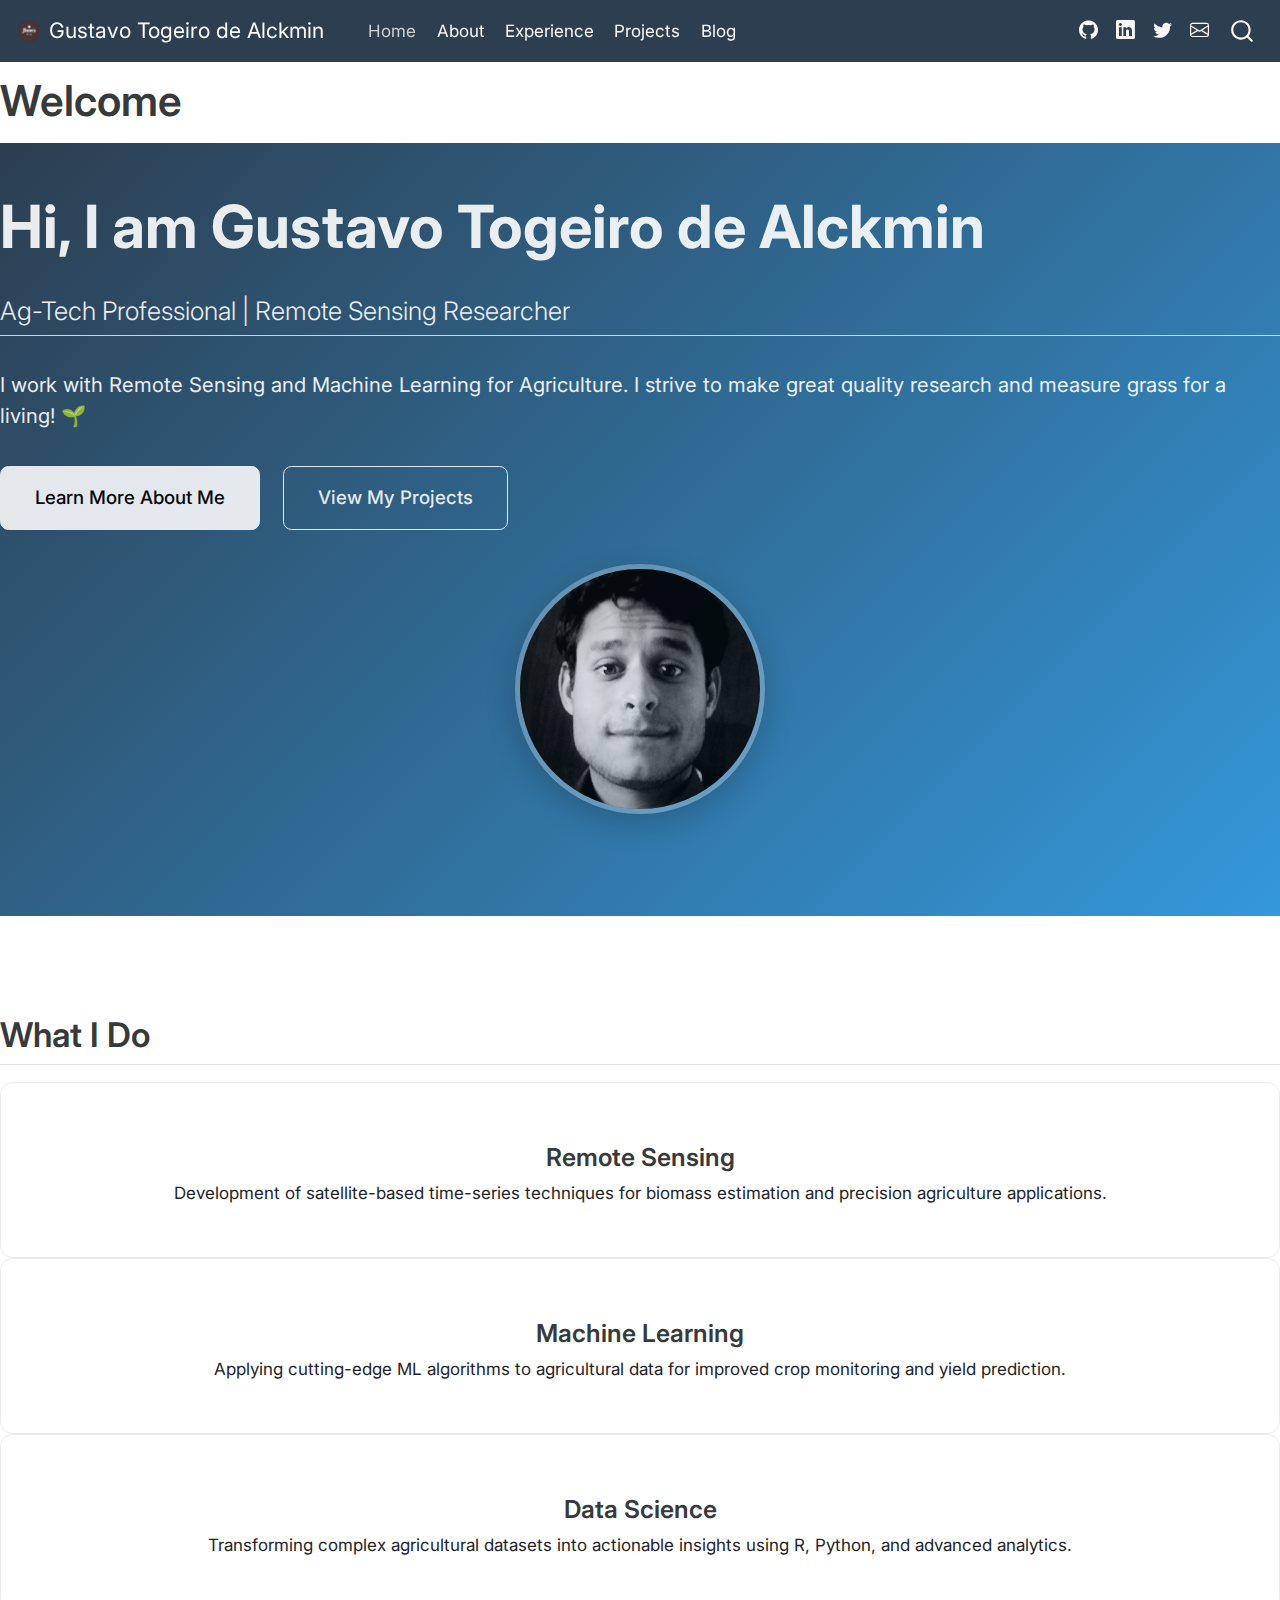
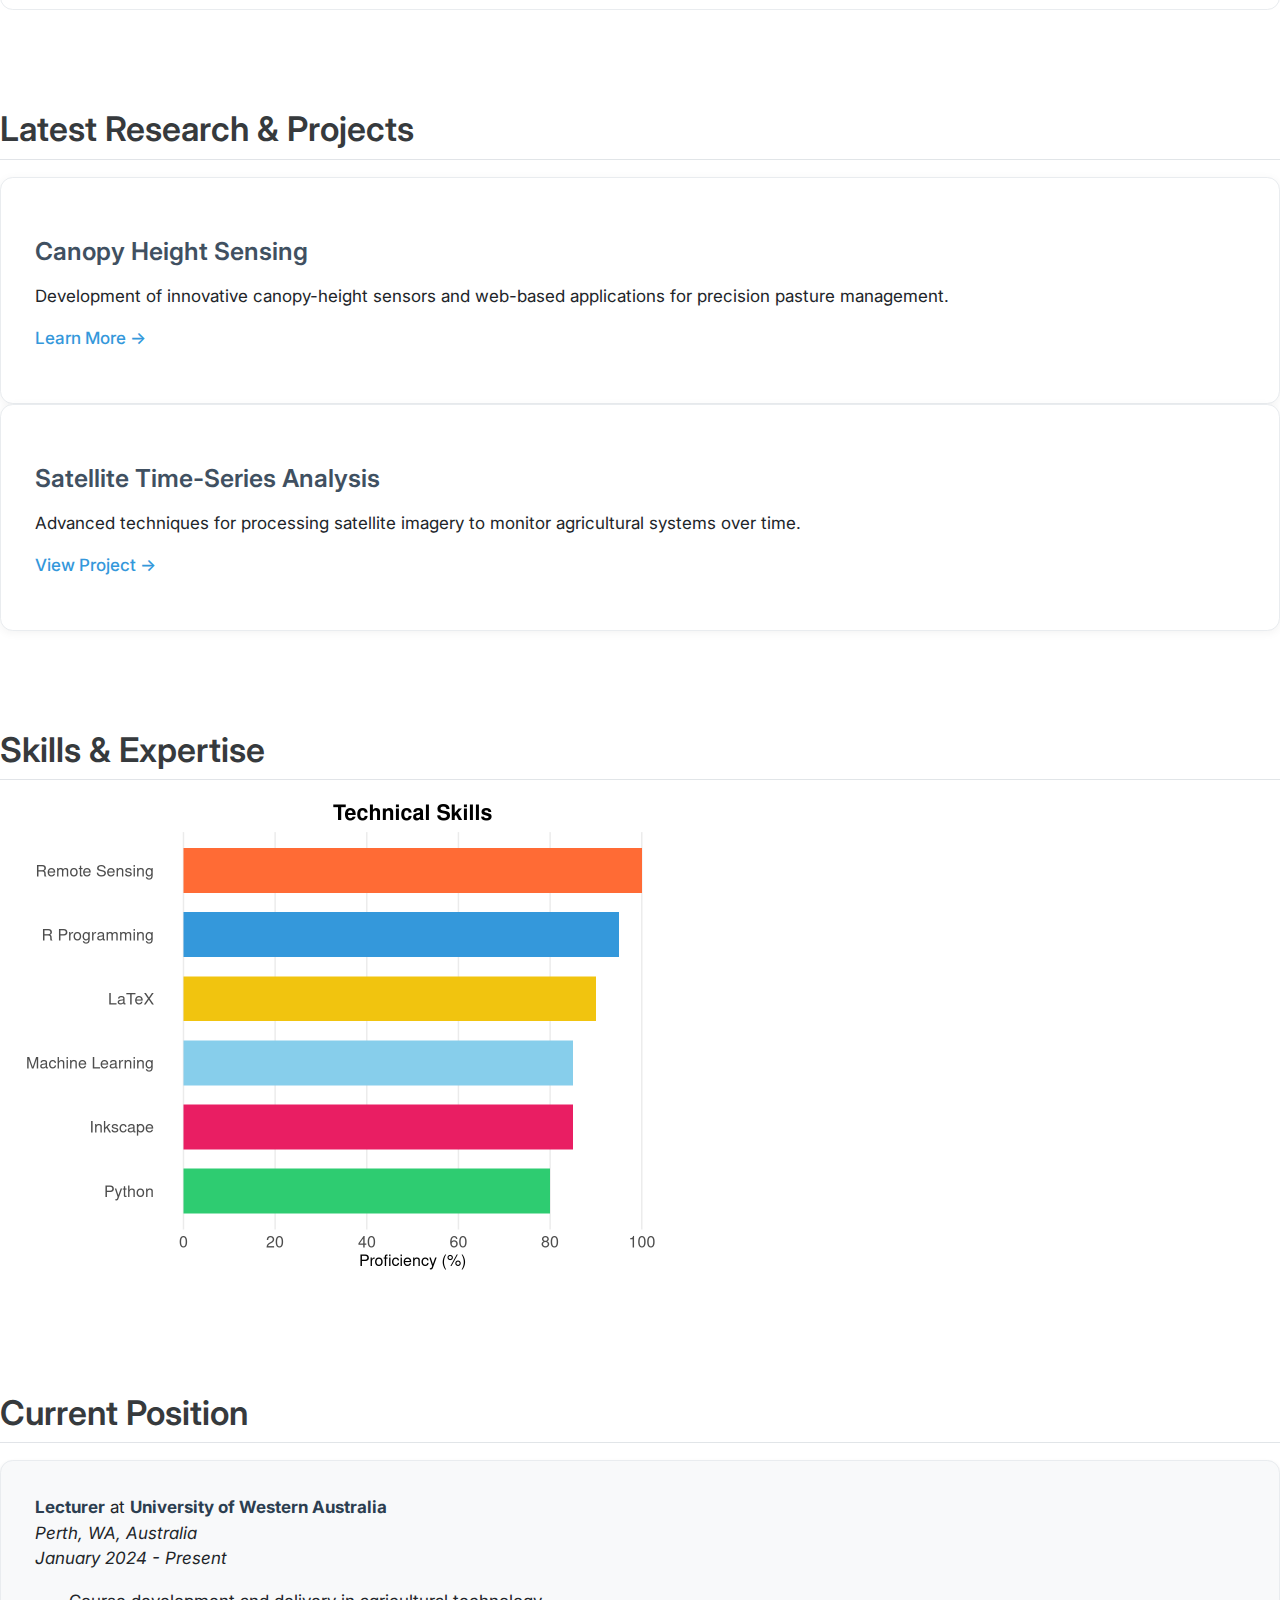
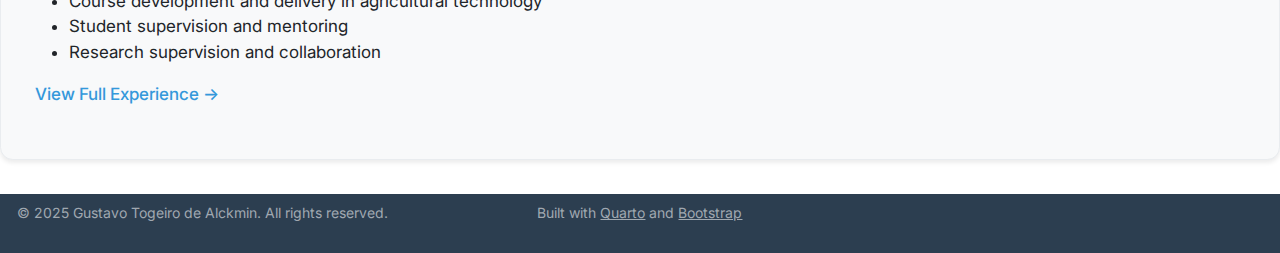
<file: docs/index.html>
<!DOCTYPE html>
<html xmlns="http://www.w3.org/1999/xhtml" lang="en" xml:lang="en"><head>

<meta charset="utf-8">
<meta name="generator" content="quarto-1.3.450">

<meta name="viewport" content="width=device-width, initial-scale=1.0, user-scalable=yes">


<title>Gustavo Togeiro de Alckmin - Welcome</title>
<style>
code{white-space: pre-wrap;}
span.smallcaps{font-variant: small-caps;}
div.columns{display: flex; gap: min(4vw, 1.5em);}
div.column{flex: auto; overflow-x: auto;}
div.hanging-indent{margin-left: 1.5em; text-indent: -1.5em;}
ul.task-list{list-style: none;}
ul.task-list li input[type="checkbox"] {
  width: 0.8em;
  margin: 0 0.8em 0.2em -1em; /* quarto-specific, see https://github.com/quarto-dev/quarto-cli/issues/4556 */ 
  vertical-align: middle;
}
</style>


<script src="site_libs/quarto-nav/quarto-nav.js"></script>
<script src="site_libs/quarto-nav/headroom.min.js"></script>
<script src="site_libs/clipboard/clipboard.min.js"></script>
<script src="site_libs/quarto-search/autocomplete.umd.js"></script>
<script src="site_libs/quarto-search/fuse.min.js"></script>
<script src="site_libs/quarto-search/quarto-search.js"></script>
<meta name="quarto:offset" content="./">
<script src="site_libs/quarto-html/quarto.js"></script>
<script src="site_libs/quarto-html/popper.min.js"></script>
<script src="site_libs/quarto-html/tippy.umd.min.js"></script>
<script src="site_libs/quarto-html/anchor.min.js"></script>
<link href="site_libs/quarto-html/tippy.css" rel="stylesheet">
<link href="site_libs/quarto-html/quarto-syntax-highlighting.css" rel="stylesheet" id="quarto-text-highlighting-styles">
<script src="site_libs/bootstrap/bootstrap.min.js"></script>
<link href="site_libs/bootstrap/bootstrap-icons.css" rel="stylesheet">
<link href="site_libs/bootstrap/bootstrap.min.css" rel="stylesheet" id="quarto-bootstrap" data-mode="light">
<script id="quarto-search-options" type="application/json">{
  "location": "navbar",
  "copy-button": false,
  "collapse-after": 3,
  "panel-placement": "end",
  "type": "overlay",
  "limit": 20,
  "language": {
    "search-no-results-text": "No results",
    "search-matching-documents-text": "matching documents",
    "search-copy-link-title": "Copy link to search",
    "search-hide-matches-text": "Hide additional matches",
    "search-more-match-text": "more match in this document",
    "search-more-matches-text": "more matches in this document",
    "search-clear-button-title": "Clear",
    "search-detached-cancel-button-title": "Cancel",
    "search-submit-button-title": "Submit",
    "search-label": "Search"
  }
}</script>
<style>html{ scroll-behavior: smooth; }</style>


<link rel="stylesheet" href="styles.css">
</head>

<body class="nav-fixed fullcontent">

<div id="quarto-search-results"></div>
  <header id="quarto-header" class="headroom fixed-top">
    <nav class="navbar navbar-expand-lg navbar-dark ">
      <div class="navbar-container container-fluid">
      <div class="navbar-brand-container">
    <a href="./index.html" class="navbar-brand navbar-brand-logo">
    <img src="./images/main-logo.png" alt="" class="navbar-logo">
    </a>
    <a class="navbar-brand" href="./index.html">
    <span class="navbar-title">Gustavo Togeiro de Alckmin</span>
    </a>
  </div>
            <div id="quarto-search" class="" title="Search"></div>
          <button class="navbar-toggler" type="button" data-bs-toggle="collapse" data-bs-target="#navbarCollapse" aria-controls="navbarCollapse" aria-expanded="false" aria-label="Toggle navigation" onclick="if (window.quartoToggleHeadroom) { window.quartoToggleHeadroom(); }">
  <span class="navbar-toggler-icon"></span>
</button>
          <div class="collapse navbar-collapse" id="navbarCollapse">
            <ul class="navbar-nav navbar-nav-scroll me-auto">
  <li class="nav-item">
    <a class="nav-link active" href="./index.html" rel="" target="" aria-current="page">
 <span class="menu-text">Home</span></a>
  </li>  
  <li class="nav-item">
    <a class="nav-link" href="./about.html" rel="" target="">
 <span class="menu-text">About</span></a>
  </li>  
  <li class="nav-item">
    <a class="nav-link" href="./experience.html" rel="" target="">
 <span class="menu-text">Experience</span></a>
  </li>  
  <li class="nav-item">
    <a class="nav-link" href="./projects.html" rel="" target="">
 <span class="menu-text">Projects</span></a>
  </li>  
  <li class="nav-item">
    <a class="nav-link" href="./posts/index.html" rel="" target="">
 <span class="menu-text">Blog</span></a>
  </li>  
</ul>
            <ul class="navbar-nav navbar-nav-scroll ms-auto">
  <li class="nav-item compact">
    <a class="nav-link" href="https://github.com/gtalckmin" rel="" target=""><i class="bi bi-github" role="img" aria-label="GitHub">
</i> 
 <span class="menu-text"></span></a>
  </li>  
  <li class="nav-item compact">
    <a class="nav-link" href="https://www.linkedin.com/in/gtalckmin/" rel="" target=""><i class="bi bi-linkedin" role="img" aria-label="LinkedIn">
</i> 
 <span class="menu-text"></span></a>
  </li>  
  <li class="nav-item compact">
    <a class="nav-link" href="https://twitter.com/GustavoTA8" rel="" target=""><i class="bi bi-twitter" role="img" aria-label="Twitter">
</i> 
 <span class="menu-text"></span></a>
  </li>  
  <li class="nav-item compact">
    <a class="nav-link" href="mailto:gustavo.togeirodealckmin@missouri.edu" rel="" target=""><i class="bi bi-envelope" role="img" aria-label="Email">
</i> 
 <span class="menu-text"></span></a>
  </li>  
</ul>
            <div class="quarto-navbar-tools">
</div>
          </div> <!-- /navcollapse -->
      </div> <!-- /container-fluid -->
    </nav>
</header>
<!-- content -->
<div id="quarto-content" class="quarto-container page-layout-custom page-navbar">
<!-- sidebar -->
<!-- margin-sidebar -->
<!-- main -->

<header id="title-block-header" class="quarto-title-block default">
<div class="quarto-title">
<h1 class="title">Welcome</h1>
</div>



<div class="quarto-title-meta">

    
  
    
  </div>
  

</header>

<div class="hero-section">
<div class="container">
<div class="row align-items-center">
<section id="hi-i-am-gustavo-togeiro-de-alckmin" class="level1 col-md-8">
<h1>Hi, I am Gustavo Togeiro de Alckmin</h1>
<section id="ag-tech-professional-remote-sensing-researcher" class="level2">
<h2 data-anchor-id="ag-tech-professional-remote-sensing-researcher">Ag-Tech Professional | Remote Sensing Researcher</h2>
<p>I work with Remote Sensing and Machine Learning for Agriculture. I strive to make great quality research and measure grass for a living! 🌱</p>
<p><a href="./about.html" class="btn btn-light btn-lg me-3">Learn More About Me</a> <a href="./projects.html" class="btn btn-outline-light btn-lg">View My Projects</a></p>
</section>
</section>
<div class="col-md-4 text-center">
<p><img src="images/author/Gustavo.jpg" class="profile-img img-fluid img-fluid"></p>
</div>
</div>
</div>
</div>
<section id="what-i-do" class="level2 container mt-5">
<h2 data-anchor-id="what-i-do">What I Do</h2>
<div class="row g-4">
<div class="col-md-4">
<div class="feature-card h-100">
<div class="feature-icon">
<p></p>
</div>
<section id="remote-sensing" class="level3">
<h3 data-anchor-id="remote-sensing">Remote Sensing</h3>
<p>Development of satellite-based time-series techniques for biomass estimation and precision agriculture applications.</p>
</section>
</div>
</div>
<div class="col-md-4">
<div class="feature-card h-100">
<div class="feature-icon">
<p></p>
</div>
<section id="machine-learning" class="level3">
<h3 data-anchor-id="machine-learning">Machine Learning</h3>
<p>Applying cutting-edge ML algorithms to agricultural data for improved crop monitoring and yield prediction.</p>
</section>
</div>
</div>
<div class="col-md-4">
<div class="feature-card h-100">
<div class="feature-icon">
<p></p>
</div>
<section id="data-science" class="level3">
<h3 data-anchor-id="data-science">Data Science</h3>
<p>Transforming complex agricultural datasets into actionable insights using R, Python, and advanced analytics.</p>
</section>
</div>
</div>
</div>
</section>
<section id="latest-research-projects" class="level2 container mt-5">
<h2 data-anchor-id="latest-research-projects">Latest Research &amp; Projects</h2>
<div class="row g-4">
<div class="col-md-6">
<section id="canopy-height-sensing" class="level3 project-preview">
<h3 data-anchor-id="canopy-height-sensing">Canopy Height Sensing</h3>
<p>Development of innovative canopy-height sensors and web-based applications for precision pasture management.</p>
<p><a href="./projects.html">Learn More →</a></p>
</section>
</div>
<div class="col-md-6">
<section id="satellite-time-series-analysis" class="level3 project-preview">
<h3 data-anchor-id="satellite-time-series-analysis">Satellite Time-Series Analysis</h3>
<p>Advanced techniques for processing satellite imagery to monitor agricultural systems over time.</p>
<p><a href="./projects.html">View Project →</a></p>
</section>
</div>
</div>
</section>
<section id="skills-expertise" class="level2 container mt-5">
<h2 data-anchor-id="skills-expertise">Skills &amp; Expertise</h2>
<div class="cell" data-hash="index_cache/html/unnamed-chunk-1_502409cfa8472d9b66c3456d4ade3715">
<div class="cell-output-display">
<p><img src="index_files/figure-html/unnamed-chunk-1-1.png" class="img-fluid" width="672"></p>
</div>
</div>
</section>
<section id="current-position" class="level2 container mt-5">
<h2 data-anchor-id="current-position">Current Position</h2>
<div class="cell" data-hash="index_cache/html/unnamed-chunk-2_2faa56110af6b55d145550cd501eb1d0">
<div class="position-card">
<p><strong>Lecturer</strong> at <strong>University of Western Australia</strong><br>
<em>Perth, WA, Australia</em><br>
<em>January 2024 - Present</em></p>
<ul>
<li>Course development and delivery in agricultural technology</li>
<li>Student supervision and mentoring</li>
<li>Research supervision and collaboration</li>
</ul>
<p><a href="./experience.html">View Full Experience →</a></p>
</div>
</div>
</section>




<script id="quarto-html-after-body" type="application/javascript">
window.document.addEventListener("DOMContentLoaded", function (event) {
  const toggleBodyColorMode = (bsSheetEl) => {
    const mode = bsSheetEl.getAttribute("data-mode");
    const bodyEl = window.document.querySelector("body");
    if (mode === "dark") {
      bodyEl.classList.add("quarto-dark");
      bodyEl.classList.remove("quarto-light");
    } else {
      bodyEl.classList.add("quarto-light");
      bodyEl.classList.remove("quarto-dark");
    }
  }
  const toggleBodyColorPrimary = () => {
    const bsSheetEl = window.document.querySelector("link#quarto-bootstrap");
    if (bsSheetEl) {
      toggleBodyColorMode(bsSheetEl);
    }
  }
  toggleBodyColorPrimary();  
  const icon = "";
  const anchorJS = new window.AnchorJS();
  anchorJS.options = {
    placement: 'right',
    icon: icon
  };
  anchorJS.add('.anchored');
  const isCodeAnnotation = (el) => {
    for (const clz of el.classList) {
      if (clz.startsWith('code-annotation-')) {                     
        return true;
      }
    }
    return false;
  }
  const clipboard = new window.ClipboardJS('.code-copy-button', {
    text: function(trigger) {
      const codeEl = trigger.previousElementSibling.cloneNode(true);
      for (const childEl of codeEl.children) {
        if (isCodeAnnotation(childEl)) {
          childEl.remove();
        }
      }
      return codeEl.innerText;
    }
  });
  clipboard.on('success', function(e) {
    // button target
    const button = e.trigger;
    // don't keep focus
    button.blur();
    // flash "checked"
    button.classList.add('code-copy-button-checked');
    var currentTitle = button.getAttribute("title");
    button.setAttribute("title", "Copied!");
    let tooltip;
    if (window.bootstrap) {
      button.setAttribute("data-bs-toggle", "tooltip");
      button.setAttribute("data-bs-placement", "left");
      button.setAttribute("data-bs-title", "Copied!");
      tooltip = new bootstrap.Tooltip(button, 
        { trigger: "manual", 
          customClass: "code-copy-button-tooltip",
          offset: [0, -8]});
      tooltip.show();    
    }
    setTimeout(function() {
      if (tooltip) {
        tooltip.hide();
        button.removeAttribute("data-bs-title");
        button.removeAttribute("data-bs-toggle");
        button.removeAttribute("data-bs-placement");
      }
      button.setAttribute("title", currentTitle);
      button.classList.remove('code-copy-button-checked');
    }, 1000);
    // clear code selection
    e.clearSelection();
  });
  function tippyHover(el, contentFn) {
    const config = {
      allowHTML: true,
      content: contentFn,
      maxWidth: 500,
      delay: 100,
      arrow: false,
      appendTo: function(el) {
          return el.parentElement;
      },
      interactive: true,
      interactiveBorder: 10,
      theme: 'quarto',
      placement: 'bottom-start'
    };
    window.tippy(el, config); 
  }
  const noterefs = window.document.querySelectorAll('a[role="doc-noteref"]');
  for (var i=0; i<noterefs.length; i++) {
    const ref = noterefs[i];
    tippyHover(ref, function() {
      // use id or data attribute instead here
      let href = ref.getAttribute('data-footnote-href') || ref.getAttribute('href');
      try { href = new URL(href).hash; } catch {}
      const id = href.replace(/^#\/?/, "");
      const note = window.document.getElementById(id);
      return note.innerHTML;
    });
  }
      let selectedAnnoteEl;
      const selectorForAnnotation = ( cell, annotation) => {
        let cellAttr = 'data-code-cell="' + cell + '"';
        let lineAttr = 'data-code-annotation="' +  annotation + '"';
        const selector = 'span[' + cellAttr + '][' + lineAttr + ']';
        return selector;
      }
      const selectCodeLines = (annoteEl) => {
        const doc = window.document;
        const targetCell = annoteEl.getAttribute("data-target-cell");
        const targetAnnotation = annoteEl.getAttribute("data-target-annotation");
        const annoteSpan = window.document.querySelector(selectorForAnnotation(targetCell, targetAnnotation));
        const lines = annoteSpan.getAttribute("data-code-lines").split(",");
        const lineIds = lines.map((line) => {
          return targetCell + "-" + line;
        })
        let top = null;
        let height = null;
        let parent = null;
        if (lineIds.length > 0) {
            //compute the position of the single el (top and bottom and make a div)
            const el = window.document.getElementById(lineIds[0]);
            top = el.offsetTop;
            height = el.offsetHeight;
            parent = el.parentElement.parentElement;
          if (lineIds.length > 1) {
            const lastEl = window.document.getElementById(lineIds[lineIds.length - 1]);
            const bottom = lastEl.offsetTop + lastEl.offsetHeight;
            height = bottom - top;
          }
          if (top !== null && height !== null && parent !== null) {
            // cook up a div (if necessary) and position it 
            let div = window.document.getElementById("code-annotation-line-highlight");
            if (div === null) {
              div = window.document.createElement("div");
              div.setAttribute("id", "code-annotation-line-highlight");
              div.style.position = 'absolute';
              parent.appendChild(div);
            }
            div.style.top = top - 2 + "px";
            div.style.height = height + 4 + "px";
            let gutterDiv = window.document.getElementById("code-annotation-line-highlight-gutter");
            if (gutterDiv === null) {
              gutterDiv = window.document.createElement("div");
              gutterDiv.setAttribute("id", "code-annotation-line-highlight-gutter");
              gutterDiv.style.position = 'absolute';
              const codeCell = window.document.getElementById(targetCell);
              const gutter = codeCell.querySelector('.code-annotation-gutter');
              gutter.appendChild(gutterDiv);
            }
            gutterDiv.style.top = top - 2 + "px";
            gutterDiv.style.height = height + 4 + "px";
          }
          selectedAnnoteEl = annoteEl;
        }
      };
      const unselectCodeLines = () => {
        const elementsIds = ["code-annotation-line-highlight", "code-annotation-line-highlight-gutter"];
        elementsIds.forEach((elId) => {
          const div = window.document.getElementById(elId);
          if (div) {
            div.remove();
          }
        });
        selectedAnnoteEl = undefined;
      };
      // Attach click handler to the DT
      const annoteDls = window.document.querySelectorAll('dt[data-target-cell]');
      for (const annoteDlNode of annoteDls) {
        annoteDlNode.addEventListener('click', (event) => {
          const clickedEl = event.target;
          if (clickedEl !== selectedAnnoteEl) {
            unselectCodeLines();
            const activeEl = window.document.querySelector('dt[data-target-cell].code-annotation-active');
            if (activeEl) {
              activeEl.classList.remove('code-annotation-active');
            }
            selectCodeLines(clickedEl);
            clickedEl.classList.add('code-annotation-active');
          } else {
            // Unselect the line
            unselectCodeLines();
            clickedEl.classList.remove('code-annotation-active');
          }
        });
      }
  const findCites = (el) => {
    const parentEl = el.parentElement;
    if (parentEl) {
      const cites = parentEl.dataset.cites;
      if (cites) {
        return {
          el,
          cites: cites.split(' ')
        };
      } else {
        return findCites(el.parentElement)
      }
    } else {
      return undefined;
    }
  };
  var bibliorefs = window.document.querySelectorAll('a[role="doc-biblioref"]');
  for (var i=0; i<bibliorefs.length; i++) {
    const ref = bibliorefs[i];
    const citeInfo = findCites(ref);
    if (citeInfo) {
      tippyHover(citeInfo.el, function() {
        var popup = window.document.createElement('div');
        citeInfo.cites.forEach(function(cite) {
          var citeDiv = window.document.createElement('div');
          citeDiv.classList.add('hanging-indent');
          citeDiv.classList.add('csl-entry');
          var biblioDiv = window.document.getElementById('ref-' + cite);
          if (biblioDiv) {
            citeDiv.innerHTML = biblioDiv.innerHTML;
          }
          popup.appendChild(citeDiv);
        });
        return popup.innerHTML;
      });
    }
  }
});
</script>
</div> <!-- /content -->
<footer class="footer">
  <div class="nav-footer">
    <div class="nav-footer-left">© 2025 Gustavo Togeiro de Alckmin. All rights reserved.</div>   
    <div class="nav-footer-center">Built with <a href="https://quarto.org/">Quarto</a> and <a href="https://getbootstrap.com/">Bootstrap</a></div>
    <div class="nav-footer-right"><a href="mailto:gustavo.togeirodealckmin@missouri.edu"></a> <a href="https://github.com/gtalckmin"></a> <a href="https://www.linkedin.com/in/gtalckmin/"></a></div>
  </div>
</footer>



<script src="site_libs/quarto-html/zenscroll-min.js"></script>
</body></html>
</file>
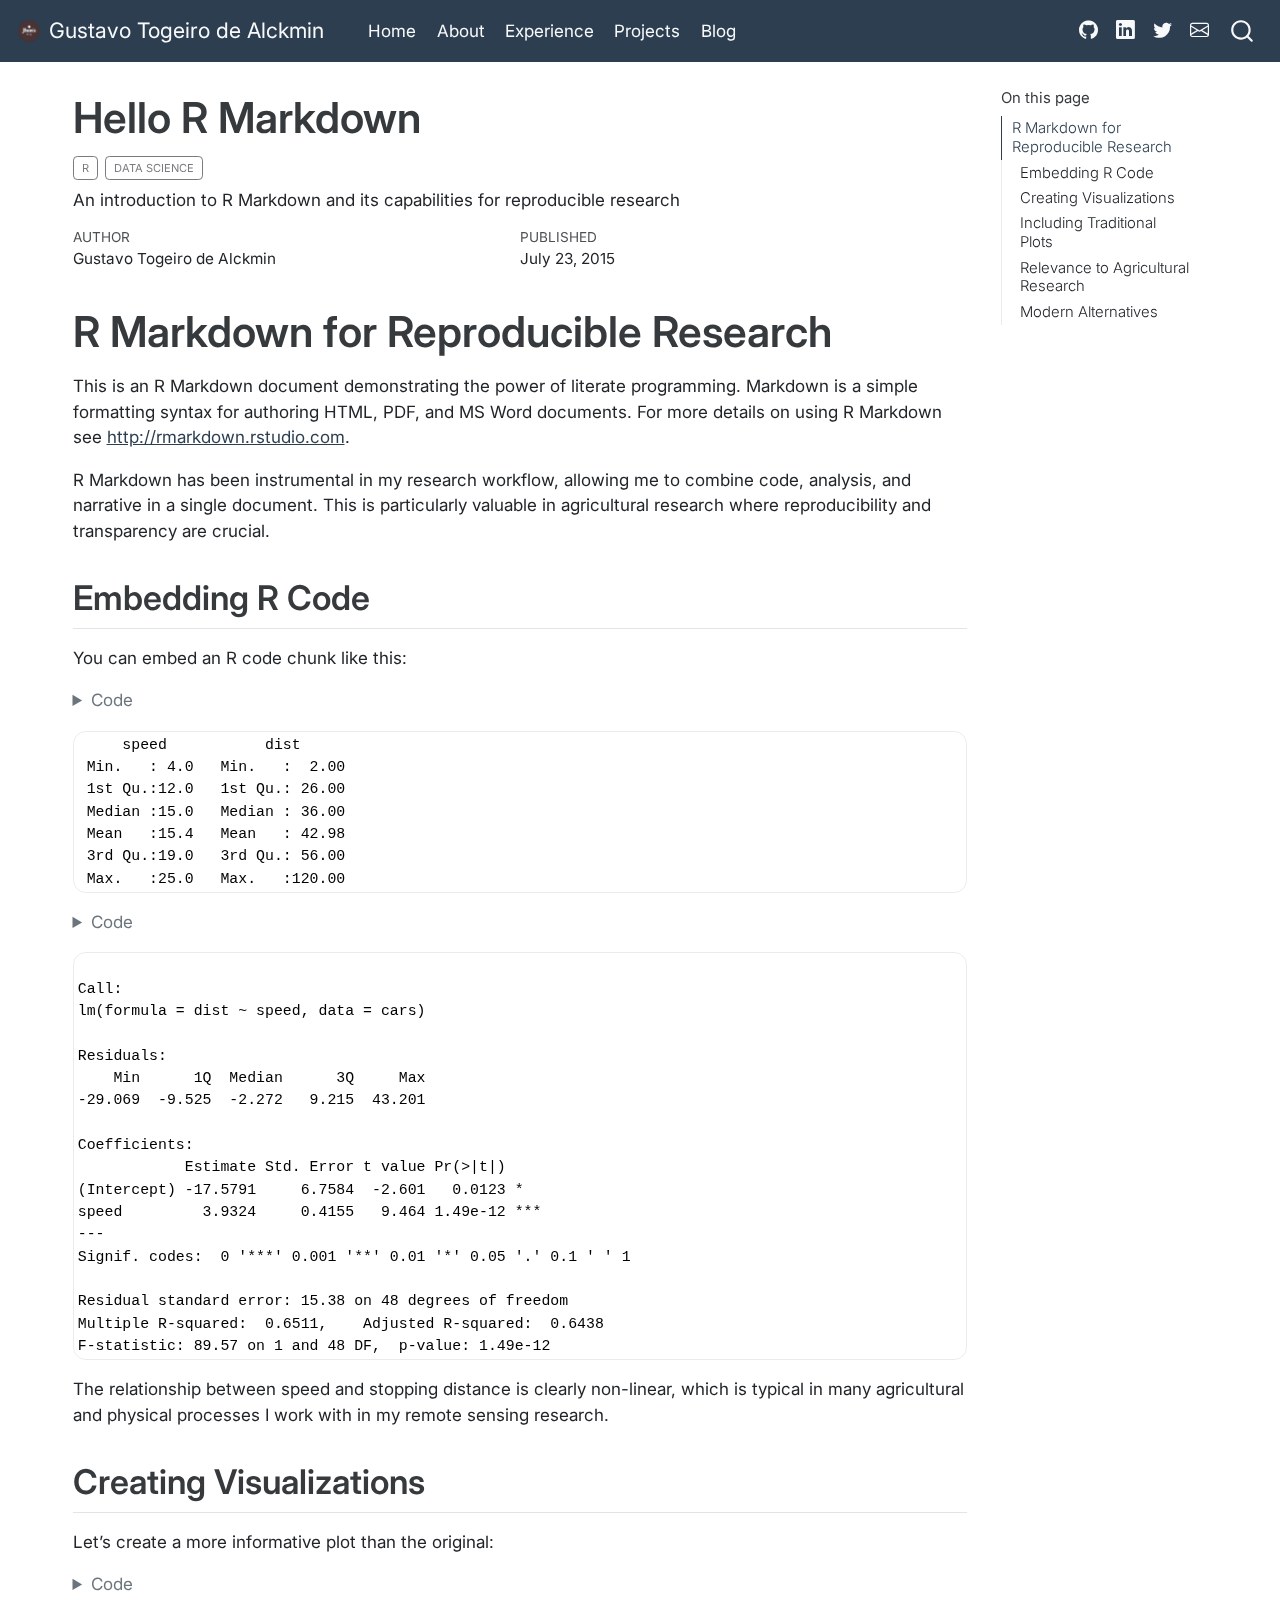
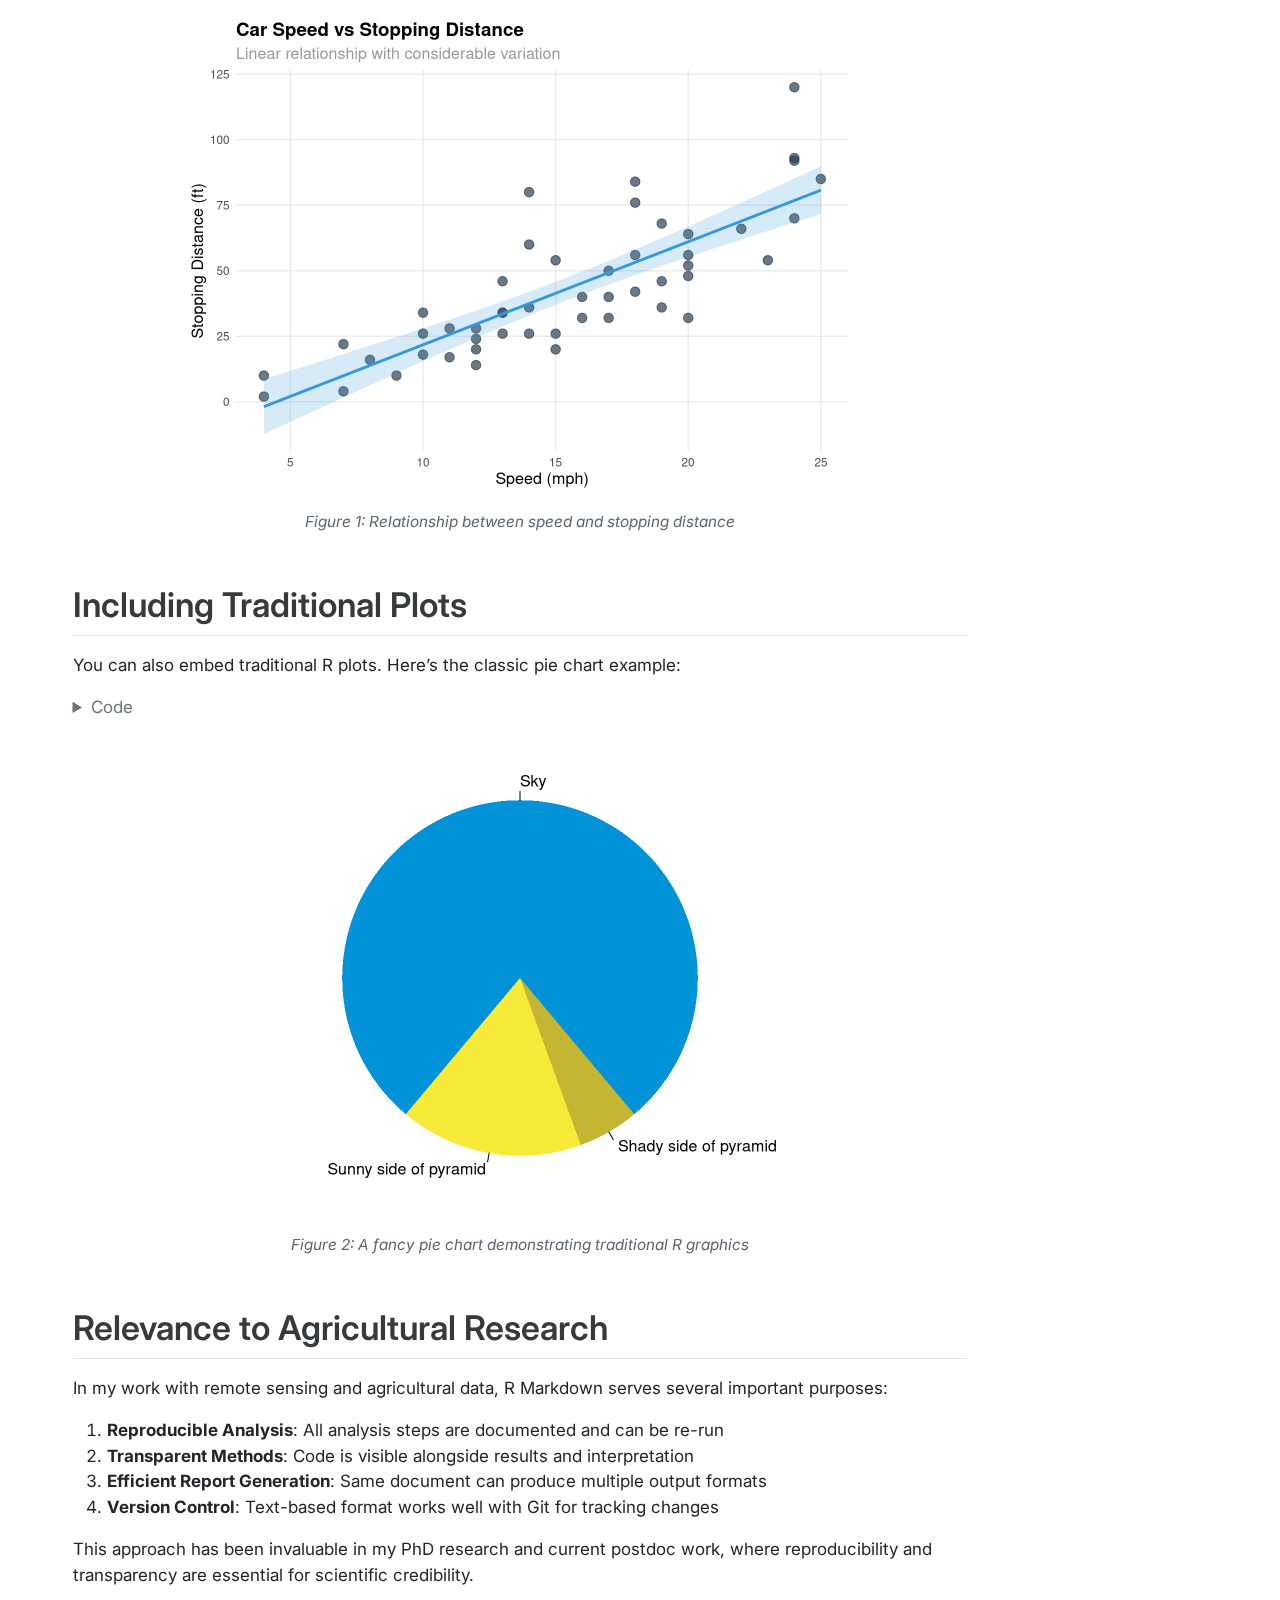
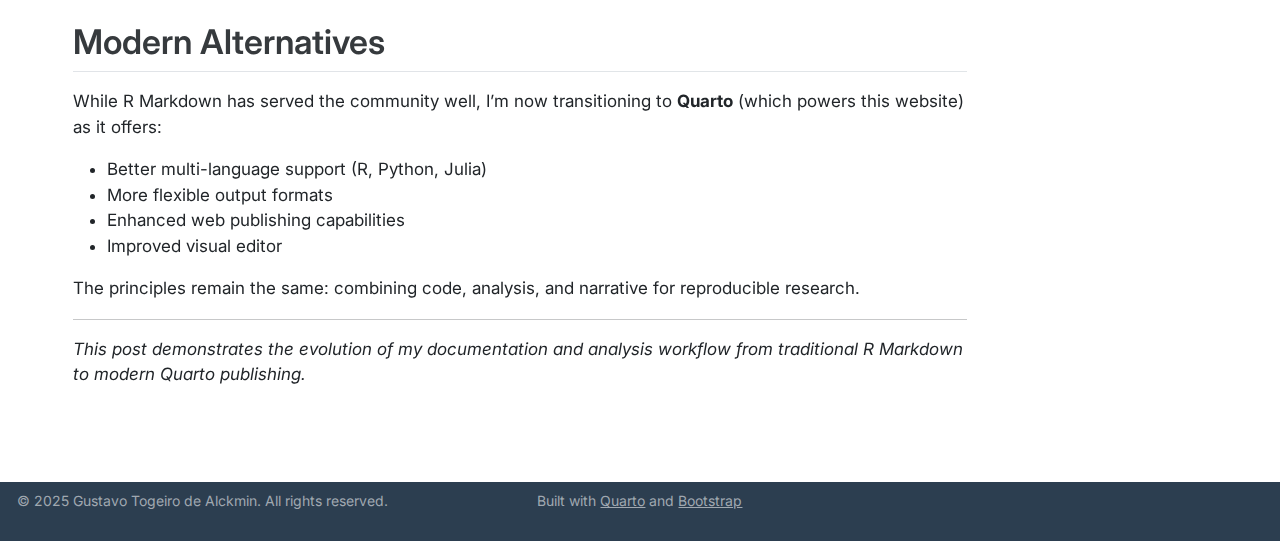
<file: docs/posts/hello-r-markdown/index.html>
<!DOCTYPE html>
<html xmlns="http://www.w3.org/1999/xhtml" lang="en" xml:lang="en"><head>

<meta charset="utf-8">
<meta name="generator" content="quarto-1.3.450">

<meta name="viewport" content="width=device-width, initial-scale=1.0, user-scalable=yes">

<meta name="author" content="Gustavo Togeiro de Alckmin">
<meta name="dcterms.date" content="2015-07-23">
<meta name="description" content="An introduction to R Markdown and its capabilities for reproducible research">

<title>Gustavo Togeiro de Alckmin - Hello R Markdown</title>
<style>
code{white-space: pre-wrap;}
span.smallcaps{font-variant: small-caps;}
div.columns{display: flex; gap: min(4vw, 1.5em);}
div.column{flex: auto; overflow-x: auto;}
div.hanging-indent{margin-left: 1.5em; text-indent: -1.5em;}
ul.task-list{list-style: none;}
ul.task-list li input[type="checkbox"] {
  width: 0.8em;
  margin: 0 0.8em 0.2em -1em; /* quarto-specific, see https://github.com/quarto-dev/quarto-cli/issues/4556 */ 
  vertical-align: middle;
}
/* CSS for syntax highlighting */
pre > code.sourceCode { white-space: pre; position: relative; }
pre > code.sourceCode > span { display: inline-block; line-height: 1.25; }
pre > code.sourceCode > span:empty { height: 1.2em; }
.sourceCode { overflow: visible; }
code.sourceCode > span { color: inherit; text-decoration: inherit; }
div.sourceCode { margin: 1em 0; }
pre.sourceCode { margin: 0; }
@media screen {
div.sourceCode { overflow: auto; }
}
@media print {
pre > code.sourceCode { white-space: pre-wrap; }
pre > code.sourceCode > span { text-indent: -5em; padding-left: 5em; }
}
pre.numberSource code
  { counter-reset: source-line 0; }
pre.numberSource code > span
  { position: relative; left: -4em; counter-increment: source-line; }
pre.numberSource code > span > a:first-child::before
  { content: counter(source-line);
    position: relative; left: -1em; text-align: right; vertical-align: baseline;
    border: none; display: inline-block;
    -webkit-touch-callout: none; -webkit-user-select: none;
    -khtml-user-select: none; -moz-user-select: none;
    -ms-user-select: none; user-select: none;
    padding: 0 4px; width: 4em;
  }
pre.numberSource { margin-left: 3em;  padding-left: 4px; }
div.sourceCode
  {   }
@media screen {
pre > code.sourceCode > span > a:first-child::before { text-decoration: underline; }
}
</style>


<script src="../../site_libs/quarto-nav/quarto-nav.js"></script>
<script src="../../site_libs/quarto-nav/headroom.min.js"></script>
<script src="../../site_libs/clipboard/clipboard.min.js"></script>
<script src="../../site_libs/quarto-search/autocomplete.umd.js"></script>
<script src="../../site_libs/quarto-search/fuse.min.js"></script>
<script src="../../site_libs/quarto-search/quarto-search.js"></script>
<meta name="quarto:offset" content="../../">
<script src="../../site_libs/quarto-html/quarto.js"></script>
<script src="../../site_libs/quarto-html/popper.min.js"></script>
<script src="../../site_libs/quarto-html/tippy.umd.min.js"></script>
<script src="../../site_libs/quarto-html/anchor.min.js"></script>
<link href="../../site_libs/quarto-html/tippy.css" rel="stylesheet">
<link href="../../site_libs/quarto-html/quarto-syntax-highlighting.css" rel="stylesheet" id="quarto-text-highlighting-styles">
<script src="../../site_libs/bootstrap/bootstrap.min.js"></script>
<link href="../../site_libs/bootstrap/bootstrap-icons.css" rel="stylesheet">
<link href="../../site_libs/bootstrap/bootstrap.min.css" rel="stylesheet" id="quarto-bootstrap" data-mode="light">
<script id="quarto-search-options" type="application/json">{
  "location": "navbar",
  "copy-button": false,
  "collapse-after": 3,
  "panel-placement": "end",
  "type": "overlay",
  "limit": 20,
  "language": {
    "search-no-results-text": "No results",
    "search-matching-documents-text": "matching documents",
    "search-copy-link-title": "Copy link to search",
    "search-hide-matches-text": "Hide additional matches",
    "search-more-match-text": "more match in this document",
    "search-more-matches-text": "more matches in this document",
    "search-clear-button-title": "Clear",
    "search-detached-cancel-button-title": "Cancel",
    "search-submit-button-title": "Submit",
    "search-label": "Search"
  }
}</script>
<style>html{ scroll-behavior: smooth; }</style>


<link rel="stylesheet" href="../../styles.css">
</head>

<body class="nav-fixed">

<div id="quarto-search-results"></div>
  <header id="quarto-header" class="headroom fixed-top">
    <nav class="navbar navbar-expand-lg navbar-dark ">
      <div class="navbar-container container-fluid">
      <div class="navbar-brand-container">
    <a href="../../index.html" class="navbar-brand navbar-brand-logo">
    <img src="../../images/main-logo.png" alt="" class="navbar-logo">
    </a>
    <a class="navbar-brand" href="../../index.html">
    <span class="navbar-title">Gustavo Togeiro de Alckmin</span>
    </a>
  </div>
            <div id="quarto-search" class="" title="Search"></div>
          <button class="navbar-toggler" type="button" data-bs-toggle="collapse" data-bs-target="#navbarCollapse" aria-controls="navbarCollapse" aria-expanded="false" aria-label="Toggle navigation" onclick="if (window.quartoToggleHeadroom) { window.quartoToggleHeadroom(); }">
  <span class="navbar-toggler-icon"></span>
</button>
          <div class="collapse navbar-collapse" id="navbarCollapse">
            <ul class="navbar-nav navbar-nav-scroll me-auto">
  <li class="nav-item">
    <a class="nav-link" href="../../index.html" rel="" target="">
 <span class="menu-text">Home</span></a>
  </li>  
  <li class="nav-item">
    <a class="nav-link" href="../../about.html" rel="" target="">
 <span class="menu-text">About</span></a>
  </li>  
  <li class="nav-item">
    <a class="nav-link" href="../../experience.html" rel="" target="">
 <span class="menu-text">Experience</span></a>
  </li>  
  <li class="nav-item">
    <a class="nav-link" href="../../projects.html" rel="" target="">
 <span class="menu-text">Projects</span></a>
  </li>  
  <li class="nav-item">
    <a class="nav-link" href="../../posts/index.html" rel="" target="">
 <span class="menu-text">Blog</span></a>
  </li>  
</ul>
            <ul class="navbar-nav navbar-nav-scroll ms-auto">
  <li class="nav-item compact">
    <a class="nav-link" href="https://github.com/gtalckmin" rel="" target=""><i class="bi bi-github" role="img" aria-label="GitHub">
</i> 
 <span class="menu-text"></span></a>
  </li>  
  <li class="nav-item compact">
    <a class="nav-link" href="https://www.linkedin.com/in/gtalckmin/" rel="" target=""><i class="bi bi-linkedin" role="img" aria-label="LinkedIn">
</i> 
 <span class="menu-text"></span></a>
  </li>  
  <li class="nav-item compact">
    <a class="nav-link" href="https://twitter.com/GustavoTA8" rel="" target=""><i class="bi bi-twitter" role="img" aria-label="Twitter">
</i> 
 <span class="menu-text"></span></a>
  </li>  
  <li class="nav-item compact">
    <a class="nav-link" href="mailto:gustavo.togeirodealckmin@missouri.edu" rel="" target=""><i class="bi bi-envelope" role="img" aria-label="Email">
</i> 
 <span class="menu-text"></span></a>
  </li>  
</ul>
            <div class="quarto-navbar-tools">
</div>
          </div> <!-- /navcollapse -->
      </div> <!-- /container-fluid -->
    </nav>
</header>
<!-- content -->
<div id="quarto-content" class="quarto-container page-columns page-rows-contents page-layout-full page-navbar">
<!-- sidebar -->
<!-- margin-sidebar -->
    <div id="quarto-margin-sidebar" class="sidebar margin-sidebar">
        <nav id="TOC" role="doc-toc" class="toc-active">
    <h2 id="toc-title">On this page</h2>
   
  <ul>
  <li><a href="#r-markdown-for-reproducible-research" id="toc-r-markdown-for-reproducible-research" class="nav-link active" data-scroll-target="#r-markdown-for-reproducible-research">R Markdown for Reproducible Research</a>
  <ul class="collapse">
  <li><a href="#embedding-r-code" id="toc-embedding-r-code" class="nav-link" data-scroll-target="#embedding-r-code">Embedding R Code</a></li>
  <li><a href="#creating-visualizations" id="toc-creating-visualizations" class="nav-link" data-scroll-target="#creating-visualizations">Creating Visualizations</a></li>
  <li><a href="#including-traditional-plots" id="toc-including-traditional-plots" class="nav-link" data-scroll-target="#including-traditional-plots">Including Traditional Plots</a></li>
  <li><a href="#relevance-to-agricultural-research" id="toc-relevance-to-agricultural-research" class="nav-link" data-scroll-target="#relevance-to-agricultural-research">Relevance to Agricultural Research</a></li>
  <li><a href="#modern-alternatives" id="toc-modern-alternatives" class="nav-link" data-scroll-target="#modern-alternatives">Modern Alternatives</a></li>
  </ul></li>
  </ul>
</nav>
    </div>
<!-- main -->
<main class="content column-page-left" id="quarto-document-content">

<header id="title-block-header" class="quarto-title-block default">
<div class="quarto-title">
<h1 class="title">Hello R Markdown</h1>
  <div class="quarto-categories">
    <div class="quarto-category">R</div>
    <div class="quarto-category">Data Science</div>
  </div>
  </div>

<div>
  <div class="description">
    An introduction to R Markdown and its capabilities for reproducible research
  </div>
</div>


<div class="quarto-title-meta">

    <div>
    <div class="quarto-title-meta-heading">Author</div>
    <div class="quarto-title-meta-contents">
             <p>Gustavo Togeiro de Alckmin </p>
          </div>
  </div>
    
    <div>
    <div class="quarto-title-meta-heading">Published</div>
    <div class="quarto-title-meta-contents">
      <p class="date">July 23, 2015</p>
    </div>
  </div>
  
    
  </div>
  

</header>

<section id="r-markdown-for-reproducible-research" class="level1">
<h1>R Markdown for Reproducible Research</h1>
<p>This is an R Markdown document demonstrating the power of literate programming. Markdown is a simple formatting syntax for authoring HTML, PDF, and MS Word documents. For more details on using R Markdown see <a href="http://rmarkdown.rstudio.com" class="uri">http://rmarkdown.rstudio.com</a>.</p>
<p>R Markdown has been instrumental in my research workflow, allowing me to combine code, analysis, and narrative in a single document. This is particularly valuable in agricultural research where reproducibility and transparency are crucial.</p>
<section id="embedding-r-code" class="level2">
<h2 class="anchored" data-anchor-id="embedding-r-code">Embedding R Code</h2>
<p>You can embed an R code chunk like this:</p>
<div class="cell" data-hash="index_cache/html/cars-summary_04673e39c1df6e24e135cef81978f4a8">
<details>
<summary>Code</summary>
<div class="sourceCode cell-code" id="cb1"><pre class="sourceCode r code-with-copy"><code class="sourceCode r"><span id="cb1-1"><a href="#cb1-1" aria-hidden="true" tabindex="-1"></a><span class="co"># Load necessary libraries</span></span>
<span id="cb1-2"><a href="#cb1-2" aria-hidden="true" tabindex="-1"></a><span class="fu">library</span>(ggplot2)</span>
<span id="cb1-3"><a href="#cb1-3" aria-hidden="true" tabindex="-1"></a></span>
<span id="cb1-4"><a href="#cb1-4" aria-hidden="true" tabindex="-1"></a><span class="co"># Examine the built-in cars dataset</span></span>
<span id="cb1-5"><a href="#cb1-5" aria-hidden="true" tabindex="-1"></a><span class="fu">summary</span>(cars)</span></code><button title="Copy to Clipboard" class="code-copy-button"><i class="bi"></i></button></pre></div>
</details>
<div class="cell-output cell-output-stdout">
<pre><code>     speed           dist       
 Min.   : 4.0   Min.   :  2.00  
 1st Qu.:12.0   1st Qu.: 26.00  
 Median :15.0   Median : 36.00  
 Mean   :15.4   Mean   : 42.98  
 3rd Qu.:19.0   3rd Qu.: 56.00  
 Max.   :25.0   Max.   :120.00  </code></pre>
</div>
<details>
<summary>Code</summary>
<div class="sourceCode cell-code" id="cb3"><pre class="sourceCode r code-with-copy"><code class="sourceCode r"><span id="cb3-1"><a href="#cb3-1" aria-hidden="true" tabindex="-1"></a><span class="co"># Fit a linear model</span></span>
<span id="cb3-2"><a href="#cb3-2" aria-hidden="true" tabindex="-1"></a>fit <span class="ot">&lt;-</span> <span class="fu">lm</span>(dist <span class="sc">~</span> speed, <span class="at">data =</span> cars)</span>
<span id="cb3-3"><a href="#cb3-3" aria-hidden="true" tabindex="-1"></a><span class="fu">summary</span>(fit)</span></code><button title="Copy to Clipboard" class="code-copy-button"><i class="bi"></i></button></pre></div>
</details>
<div class="cell-output cell-output-stdout">
<pre><code>
Call:
lm(formula = dist ~ speed, data = cars)

Residuals:
    Min      1Q  Median      3Q     Max 
-29.069  -9.525  -2.272   9.215  43.201 

Coefficients:
            Estimate Std. Error t value Pr(&gt;|t|)    
(Intercept) -17.5791     6.7584  -2.601   0.0123 *  
speed         3.9324     0.4155   9.464 1.49e-12 ***
---
Signif. codes:  0 '***' 0.001 '**' 0.01 '*' 0.05 '.' 0.1 ' ' 1

Residual standard error: 15.38 on 48 degrees of freedom
Multiple R-squared:  0.6511,    Adjusted R-squared:  0.6438 
F-statistic: 89.57 on 1 and 48 DF,  p-value: 1.49e-12</code></pre>
</div>
</div>
<p>The relationship between speed and stopping distance is clearly non-linear, which is typical in many agricultural and physical processes I work with in my remote sensing research.</p>
</section>
<section id="creating-visualizations" class="level2">
<h2 class="anchored" data-anchor-id="creating-visualizations">Creating Visualizations</h2>
<p>Let’s create a more informative plot than the original:</p>
<div class="cell" data-hash="index_cache/html/fig-speed-distance_2ba189e86a62026dd8a058061769f2da">
<details>
<summary>Code</summary>
<div class="sourceCode cell-code" id="cb5"><pre class="sourceCode r code-with-copy"><code class="sourceCode r"><span id="cb5-1"><a href="#cb5-1" aria-hidden="true" tabindex="-1"></a><span class="fu">ggplot</span>(cars, <span class="fu">aes</span>(<span class="at">x =</span> speed, <span class="at">y =</span> dist)) <span class="sc">+</span></span>
<span id="cb5-2"><a href="#cb5-2" aria-hidden="true" tabindex="-1"></a>  <span class="fu">geom_point</span>(<span class="at">color =</span> <span class="st">"#2c3e50"</span>, <span class="at">size =</span> <span class="dv">3</span>, <span class="at">alpha =</span> <span class="fl">0.7</span>) <span class="sc">+</span></span>
<span id="cb5-3"><a href="#cb5-3" aria-hidden="true" tabindex="-1"></a>  <span class="fu">geom_smooth</span>(<span class="at">method =</span> <span class="st">"lm"</span>, <span class="at">color =</span> <span class="st">"#3498db"</span>, <span class="at">fill =</span> <span class="st">"#3498db"</span>, <span class="at">alpha =</span> <span class="fl">0.2</span>) <span class="sc">+</span></span>
<span id="cb5-4"><a href="#cb5-4" aria-hidden="true" tabindex="-1"></a>  <span class="fu">labs</span>(</span>
<span id="cb5-5"><a href="#cb5-5" aria-hidden="true" tabindex="-1"></a>    <span class="at">title =</span> <span class="st">"Car Speed vs Stopping Distance"</span>,</span>
<span id="cb5-6"><a href="#cb5-6" aria-hidden="true" tabindex="-1"></a>    <span class="at">x =</span> <span class="st">"Speed (mph)"</span>,</span>
<span id="cb5-7"><a href="#cb5-7" aria-hidden="true" tabindex="-1"></a>    <span class="at">y =</span> <span class="st">"Stopping Distance (ft)"</span>,</span>
<span id="cb5-8"><a href="#cb5-8" aria-hidden="true" tabindex="-1"></a>    <span class="at">subtitle =</span> <span class="st">"Linear relationship with considerable variation"</span></span>
<span id="cb5-9"><a href="#cb5-9" aria-hidden="true" tabindex="-1"></a>  ) <span class="sc">+</span></span>
<span id="cb5-10"><a href="#cb5-10" aria-hidden="true" tabindex="-1"></a>  <span class="fu">theme_minimal</span>() <span class="sc">+</span></span>
<span id="cb5-11"><a href="#cb5-11" aria-hidden="true" tabindex="-1"></a>  <span class="fu">theme</span>(</span>
<span id="cb5-12"><a href="#cb5-12" aria-hidden="true" tabindex="-1"></a>    <span class="at">plot.title =</span> <span class="fu">element_text</span>(<span class="at">size =</span> <span class="dv">14</span>, <span class="at">face =</span> <span class="st">"bold"</span>),</span>
<span id="cb5-13"><a href="#cb5-13" aria-hidden="true" tabindex="-1"></a>    <span class="at">plot.subtitle =</span> <span class="fu">element_text</span>(<span class="at">size =</span> <span class="dv">12</span>, <span class="at">color =</span> <span class="st">"gray60"</span>),</span>
<span id="cb5-14"><a href="#cb5-14" aria-hidden="true" tabindex="-1"></a>    <span class="at">axis.title =</span> <span class="fu">element_text</span>(<span class="at">size =</span> <span class="dv">12</span>),</span>
<span id="cb5-15"><a href="#cb5-15" aria-hidden="true" tabindex="-1"></a>    <span class="at">panel.grid.minor =</span> <span class="fu">element_blank</span>()</span>
<span id="cb5-16"><a href="#cb5-16" aria-hidden="true" tabindex="-1"></a>  )</span></code><button title="Copy to Clipboard" class="code-copy-button"><i class="bi"></i></button></pre></div>
</details>
<div class="cell-output-display">
<div id="fig-speed-distance" class="quarto-figure quarto-figure-center anchored">
<figure class="figure">
<p><img src="index_files/figure-html/fig-speed-distance-1.png" class="img-fluid figure-img" width="672"></p>
<figcaption class="figure-caption">Figure&nbsp;1: Relationship between speed and stopping distance</figcaption>
</figure>
</div>
</div>
</div>
</section>
<section id="including-traditional-plots" class="level2">
<h2 class="anchored" data-anchor-id="including-traditional-plots">Including Traditional Plots</h2>
<p>You can also embed traditional R plots. Here’s the classic pie chart example:</p>
<div class="cell" data-hash="index_cache/html/fig-pie_d42b6fd8e86e7153d22ab6477b1c3caa">
<details>
<summary>Code</summary>
<div class="sourceCode cell-code" id="cb6"><pre class="sourceCode r code-with-copy"><code class="sourceCode r"><span id="cb6-1"><a href="#cb6-1" aria-hidden="true" tabindex="-1"></a><span class="fu">par</span>(<span class="at">mar =</span> <span class="fu">c</span>(<span class="dv">0</span>, <span class="dv">1</span>, <span class="dv">0</span>, <span class="dv">1</span>))</span>
<span id="cb6-2"><a href="#cb6-2" aria-hidden="true" tabindex="-1"></a><span class="fu">pie</span>(</span>
<span id="cb6-3"><a href="#cb6-3" aria-hidden="true" tabindex="-1"></a>  <span class="fu">c</span>(<span class="dv">280</span>, <span class="dv">60</span>, <span class="dv">20</span>),</span>
<span id="cb6-4"><a href="#cb6-4" aria-hidden="true" tabindex="-1"></a>  <span class="fu">c</span>(<span class="st">'Sky'</span>, <span class="st">'Sunny side of pyramid'</span>, <span class="st">'Shady side of pyramid'</span>),</span>
<span id="cb6-5"><a href="#cb6-5" aria-hidden="true" tabindex="-1"></a>  <span class="at">col =</span> <span class="fu">c</span>(<span class="st">'#0292D8'</span>, <span class="st">'#F7EA39'</span>, <span class="st">'#C4B632'</span>),</span>
<span id="cb6-6"><a href="#cb6-6" aria-hidden="true" tabindex="-1"></a>  <span class="at">init.angle =</span> <span class="sc">-</span><span class="dv">50</span>, </span>
<span id="cb6-7"><a href="#cb6-7" aria-hidden="true" tabindex="-1"></a>  <span class="at">border =</span> <span class="cn">NA</span></span>
<span id="cb6-8"><a href="#cb6-8" aria-hidden="true" tabindex="-1"></a>)</span></code><button title="Copy to Clipboard" class="code-copy-button"><i class="bi"></i></button></pre></div>
</details>
<div class="cell-output-display">
<div id="fig-pie" class="quarto-figure quarto-figure-center anchored">
<figure class="figure">
<p><img src="index_files/figure-html/fig-pie-1.png" class="img-fluid figure-img" width="672"></p>
<figcaption class="figure-caption">Figure&nbsp;2: A fancy pie chart demonstrating traditional R graphics</figcaption>
</figure>
</div>
</div>
</div>
</section>
<section id="relevance-to-agricultural-research" class="level2">
<h2 class="anchored" data-anchor-id="relevance-to-agricultural-research">Relevance to Agricultural Research</h2>
<p>In my work with remote sensing and agricultural data, R Markdown serves several important purposes:</p>
<ol type="1">
<li><strong>Reproducible Analysis</strong>: All analysis steps are documented and can be re-run</li>
<li><strong>Transparent Methods</strong>: Code is visible alongside results and interpretation</li>
<li><strong>Efficient Report Generation</strong>: Same document can produce multiple output formats</li>
<li><strong>Version Control</strong>: Text-based format works well with Git for tracking changes</li>
</ol>
<p>This approach has been invaluable in my PhD research and current postdoc work, where reproducibility and transparency are essential for scientific credibility.</p>
</section>
<section id="modern-alternatives" class="level2">
<h2 class="anchored" data-anchor-id="modern-alternatives">Modern Alternatives</h2>
<p>While R Markdown has served the community well, I’m now transitioning to <strong>Quarto</strong> (which powers this website) as it offers:</p>
<ul>
<li>Better multi-language support (R, Python, Julia)</li>
<li>More flexible output formats</li>
<li>Enhanced web publishing capabilities</li>
<li>Improved visual editor</li>
</ul>
<p>The principles remain the same: combining code, analysis, and narrative for reproducible research.</p>
<hr>
<p><em>This post demonstrates the evolution of my documentation and analysis workflow from traditional R Markdown to modern Quarto publishing.</em></p>


</section>
</section>

</main> <!-- /main -->
<script id="quarto-html-after-body" type="application/javascript">
window.document.addEventListener("DOMContentLoaded", function (event) {
  const toggleBodyColorMode = (bsSheetEl) => {
    const mode = bsSheetEl.getAttribute("data-mode");
    const bodyEl = window.document.querySelector("body");
    if (mode === "dark") {
      bodyEl.classList.add("quarto-dark");
      bodyEl.classList.remove("quarto-light");
    } else {
      bodyEl.classList.add("quarto-light");
      bodyEl.classList.remove("quarto-dark");
    }
  }
  const toggleBodyColorPrimary = () => {
    const bsSheetEl = window.document.querySelector("link#quarto-bootstrap");
    if (bsSheetEl) {
      toggleBodyColorMode(bsSheetEl);
    }
  }
  toggleBodyColorPrimary();  
  const icon = "";
  const anchorJS = new window.AnchorJS();
  anchorJS.options = {
    placement: 'right',
    icon: icon
  };
  anchorJS.add('.anchored');
  const isCodeAnnotation = (el) => {
    for (const clz of el.classList) {
      if (clz.startsWith('code-annotation-')) {                     
        return true;
      }
    }
    return false;
  }
  const clipboard = new window.ClipboardJS('.code-copy-button', {
    text: function(trigger) {
      const codeEl = trigger.previousElementSibling.cloneNode(true);
      for (const childEl of codeEl.children) {
        if (isCodeAnnotation(childEl)) {
          childEl.remove();
        }
      }
      return codeEl.innerText;
    }
  });
  clipboard.on('success', function(e) {
    // button target
    const button = e.trigger;
    // don't keep focus
    button.blur();
    // flash "checked"
    button.classList.add('code-copy-button-checked');
    var currentTitle = button.getAttribute("title");
    button.setAttribute("title", "Copied!");
    let tooltip;
    if (window.bootstrap) {
      button.setAttribute("data-bs-toggle", "tooltip");
      button.setAttribute("data-bs-placement", "left");
      button.setAttribute("data-bs-title", "Copied!");
      tooltip = new bootstrap.Tooltip(button, 
        { trigger: "manual", 
          customClass: "code-copy-button-tooltip",
          offset: [0, -8]});
      tooltip.show();    
    }
    setTimeout(function() {
      if (tooltip) {
        tooltip.hide();
        button.removeAttribute("data-bs-title");
        button.removeAttribute("data-bs-toggle");
        button.removeAttribute("data-bs-placement");
      }
      button.setAttribute("title", currentTitle);
      button.classList.remove('code-copy-button-checked');
    }, 1000);
    // clear code selection
    e.clearSelection();
  });
  function tippyHover(el, contentFn) {
    const config = {
      allowHTML: true,
      content: contentFn,
      maxWidth: 500,
      delay: 100,
      arrow: false,
      appendTo: function(el) {
          return el.parentElement;
      },
      interactive: true,
      interactiveBorder: 10,
      theme: 'quarto',
      placement: 'bottom-start'
    };
    window.tippy(el, config); 
  }
  const noterefs = window.document.querySelectorAll('a[role="doc-noteref"]');
  for (var i=0; i<noterefs.length; i++) {
    const ref = noterefs[i];
    tippyHover(ref, function() {
      // use id or data attribute instead here
      let href = ref.getAttribute('data-footnote-href') || ref.getAttribute('href');
      try { href = new URL(href).hash; } catch {}
      const id = href.replace(/^#\/?/, "");
      const note = window.document.getElementById(id);
      return note.innerHTML;
    });
  }
      let selectedAnnoteEl;
      const selectorForAnnotation = ( cell, annotation) => {
        let cellAttr = 'data-code-cell="' + cell + '"';
        let lineAttr = 'data-code-annotation="' +  annotation + '"';
        const selector = 'span[' + cellAttr + '][' + lineAttr + ']';
        return selector;
      }
      const selectCodeLines = (annoteEl) => {
        const doc = window.document;
        const targetCell = annoteEl.getAttribute("data-target-cell");
        const targetAnnotation = annoteEl.getAttribute("data-target-annotation");
        const annoteSpan = window.document.querySelector(selectorForAnnotation(targetCell, targetAnnotation));
        const lines = annoteSpan.getAttribute("data-code-lines").split(",");
        const lineIds = lines.map((line) => {
          return targetCell + "-" + line;
        })
        let top = null;
        let height = null;
        let parent = null;
        if (lineIds.length > 0) {
            //compute the position of the single el (top and bottom and make a div)
            const el = window.document.getElementById(lineIds[0]);
            top = el.offsetTop;
            height = el.offsetHeight;
            parent = el.parentElement.parentElement;
          if (lineIds.length > 1) {
            const lastEl = window.document.getElementById(lineIds[lineIds.length - 1]);
            const bottom = lastEl.offsetTop + lastEl.offsetHeight;
            height = bottom - top;
          }
          if (top !== null && height !== null && parent !== null) {
            // cook up a div (if necessary) and position it 
            let div = window.document.getElementById("code-annotation-line-highlight");
            if (div === null) {
              div = window.document.createElement("div");
              div.setAttribute("id", "code-annotation-line-highlight");
              div.style.position = 'absolute';
              parent.appendChild(div);
            }
            div.style.top = top - 2 + "px";
            div.style.height = height + 4 + "px";
            let gutterDiv = window.document.getElementById("code-annotation-line-highlight-gutter");
            if (gutterDiv === null) {
              gutterDiv = window.document.createElement("div");
              gutterDiv.setAttribute("id", "code-annotation-line-highlight-gutter");
              gutterDiv.style.position = 'absolute';
              const codeCell = window.document.getElementById(targetCell);
              const gutter = codeCell.querySelector('.code-annotation-gutter');
              gutter.appendChild(gutterDiv);
            }
            gutterDiv.style.top = top - 2 + "px";
            gutterDiv.style.height = height + 4 + "px";
          }
          selectedAnnoteEl = annoteEl;
        }
      };
      const unselectCodeLines = () => {
        const elementsIds = ["code-annotation-line-highlight", "code-annotation-line-highlight-gutter"];
        elementsIds.forEach((elId) => {
          const div = window.document.getElementById(elId);
          if (div) {
            div.remove();
          }
        });
        selectedAnnoteEl = undefined;
      };
      // Attach click handler to the DT
      const annoteDls = window.document.querySelectorAll('dt[data-target-cell]');
      for (const annoteDlNode of annoteDls) {
        annoteDlNode.addEventListener('click', (event) => {
          const clickedEl = event.target;
          if (clickedEl !== selectedAnnoteEl) {
            unselectCodeLines();
            const activeEl = window.document.querySelector('dt[data-target-cell].code-annotation-active');
            if (activeEl) {
              activeEl.classList.remove('code-annotation-active');
            }
            selectCodeLines(clickedEl);
            clickedEl.classList.add('code-annotation-active');
          } else {
            // Unselect the line
            unselectCodeLines();
            clickedEl.classList.remove('code-annotation-active');
          }
        });
      }
  const findCites = (el) => {
    const parentEl = el.parentElement;
    if (parentEl) {
      const cites = parentEl.dataset.cites;
      if (cites) {
        return {
          el,
          cites: cites.split(' ')
        };
      } else {
        return findCites(el.parentElement)
      }
    } else {
      return undefined;
    }
  };
  var bibliorefs = window.document.querySelectorAll('a[role="doc-biblioref"]');
  for (var i=0; i<bibliorefs.length; i++) {
    const ref = bibliorefs[i];
    const citeInfo = findCites(ref);
    if (citeInfo) {
      tippyHover(citeInfo.el, function() {
        var popup = window.document.createElement('div');
        citeInfo.cites.forEach(function(cite) {
          var citeDiv = window.document.createElement('div');
          citeDiv.classList.add('hanging-indent');
          citeDiv.classList.add('csl-entry');
          var biblioDiv = window.document.getElementById('ref-' + cite);
          if (biblioDiv) {
            citeDiv.innerHTML = biblioDiv.innerHTML;
          }
          popup.appendChild(citeDiv);
        });
        return popup.innerHTML;
      });
    }
  }
});
</script>
</div> <!-- /content -->
<footer class="footer">
  <div class="nav-footer">
    <div class="nav-footer-left">© 2025 Gustavo Togeiro de Alckmin. All rights reserved.</div>   
    <div class="nav-footer-center">Built with <a href="https://quarto.org/">Quarto</a> and <a href="https://getbootstrap.com/">Bootstrap</a></div>
    <div class="nav-footer-right"><a href="mailto:gustavo.togeirodealckmin@missouri.edu"></a> <a href="https://github.com/gtalckmin"></a> <a href="https://www.linkedin.com/in/gtalckmin/"></a></div>
  </div>
</footer>



<script src="../../site_libs/quarto-html/zenscroll-min.js"></script>
</body></html>
</file>
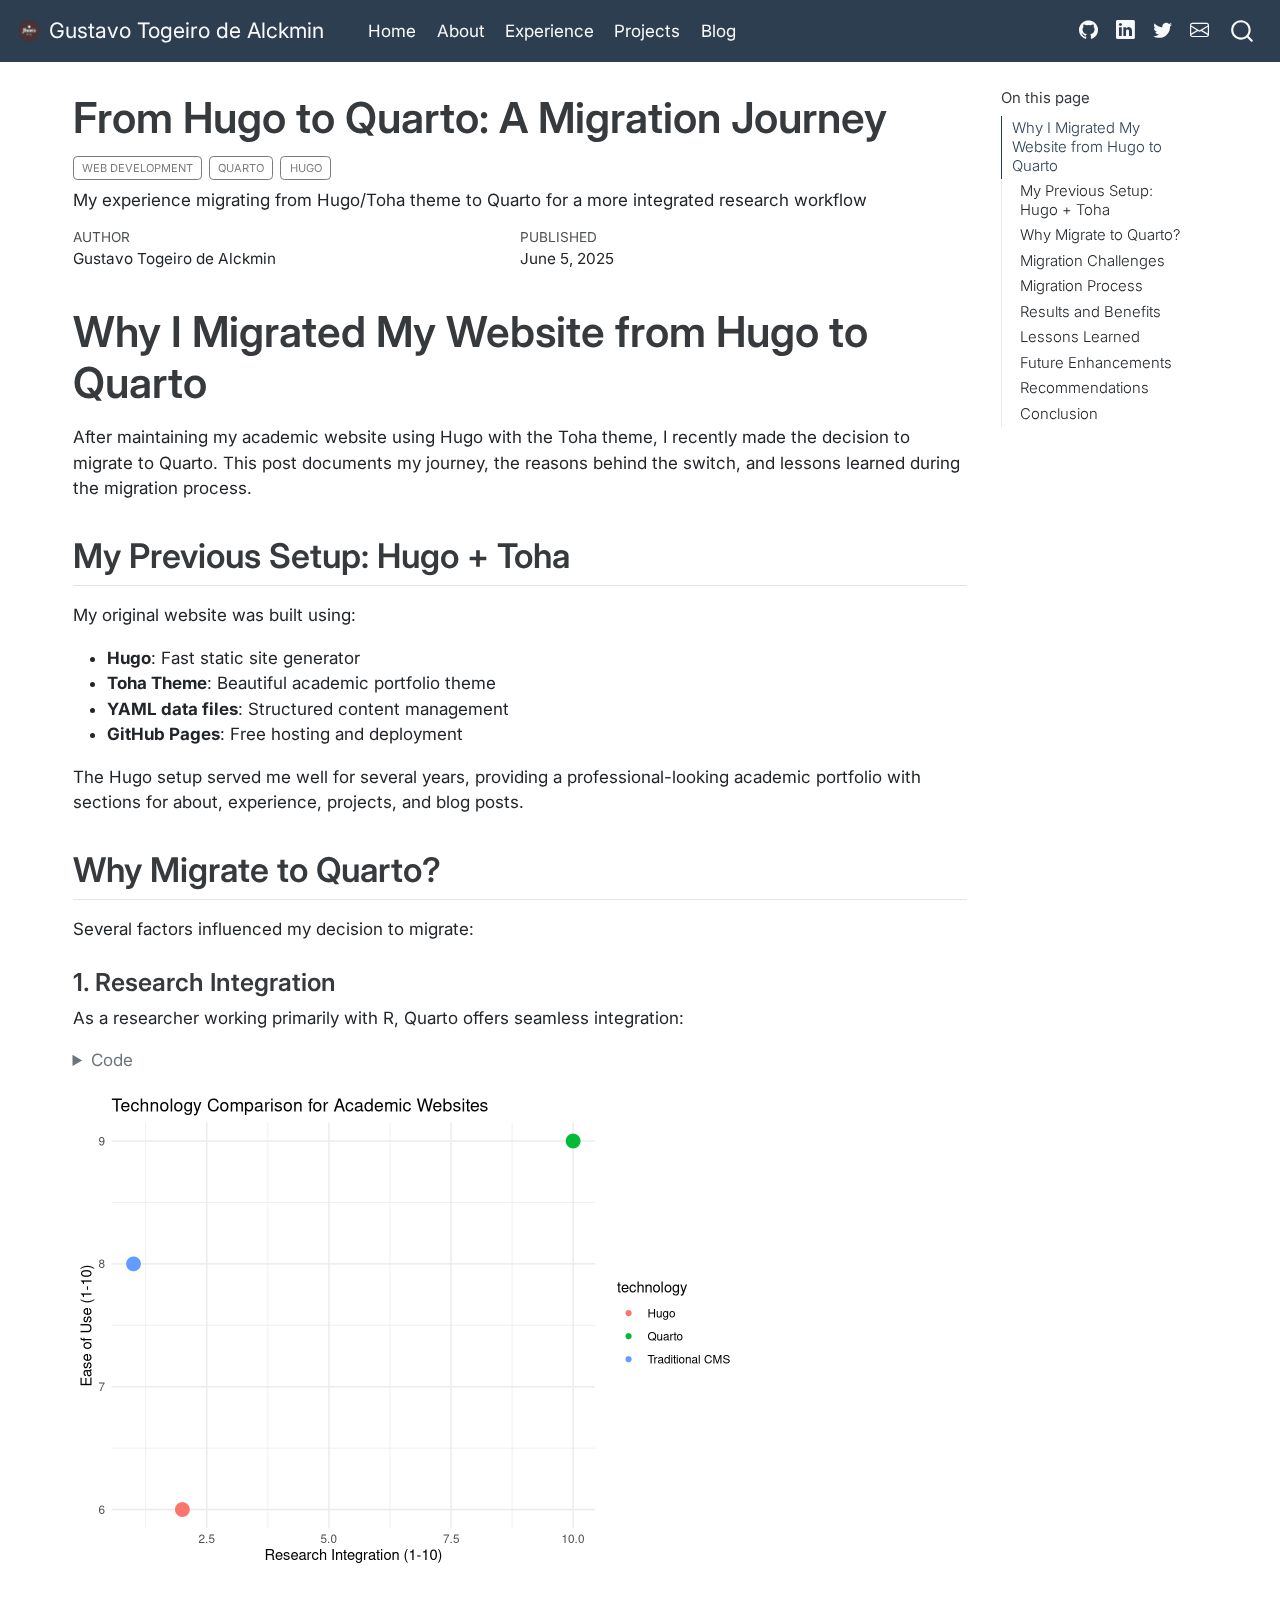
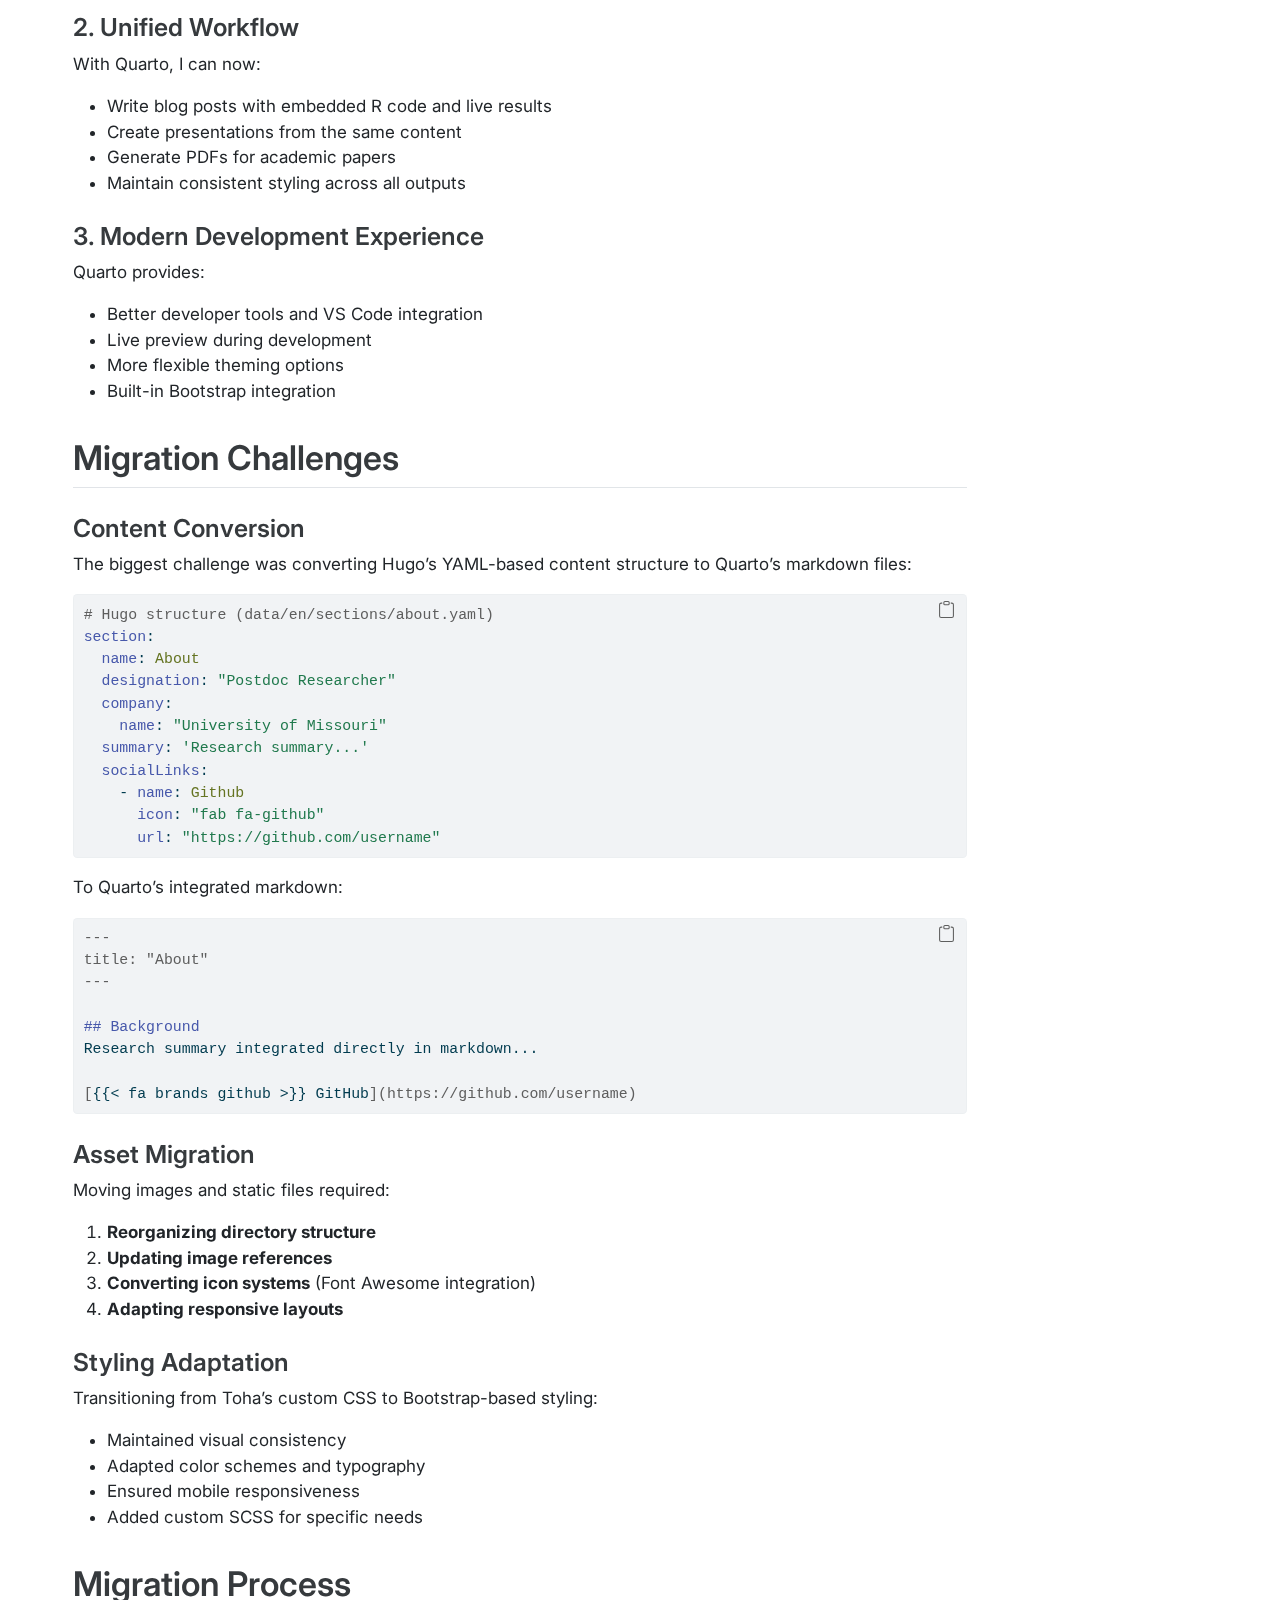
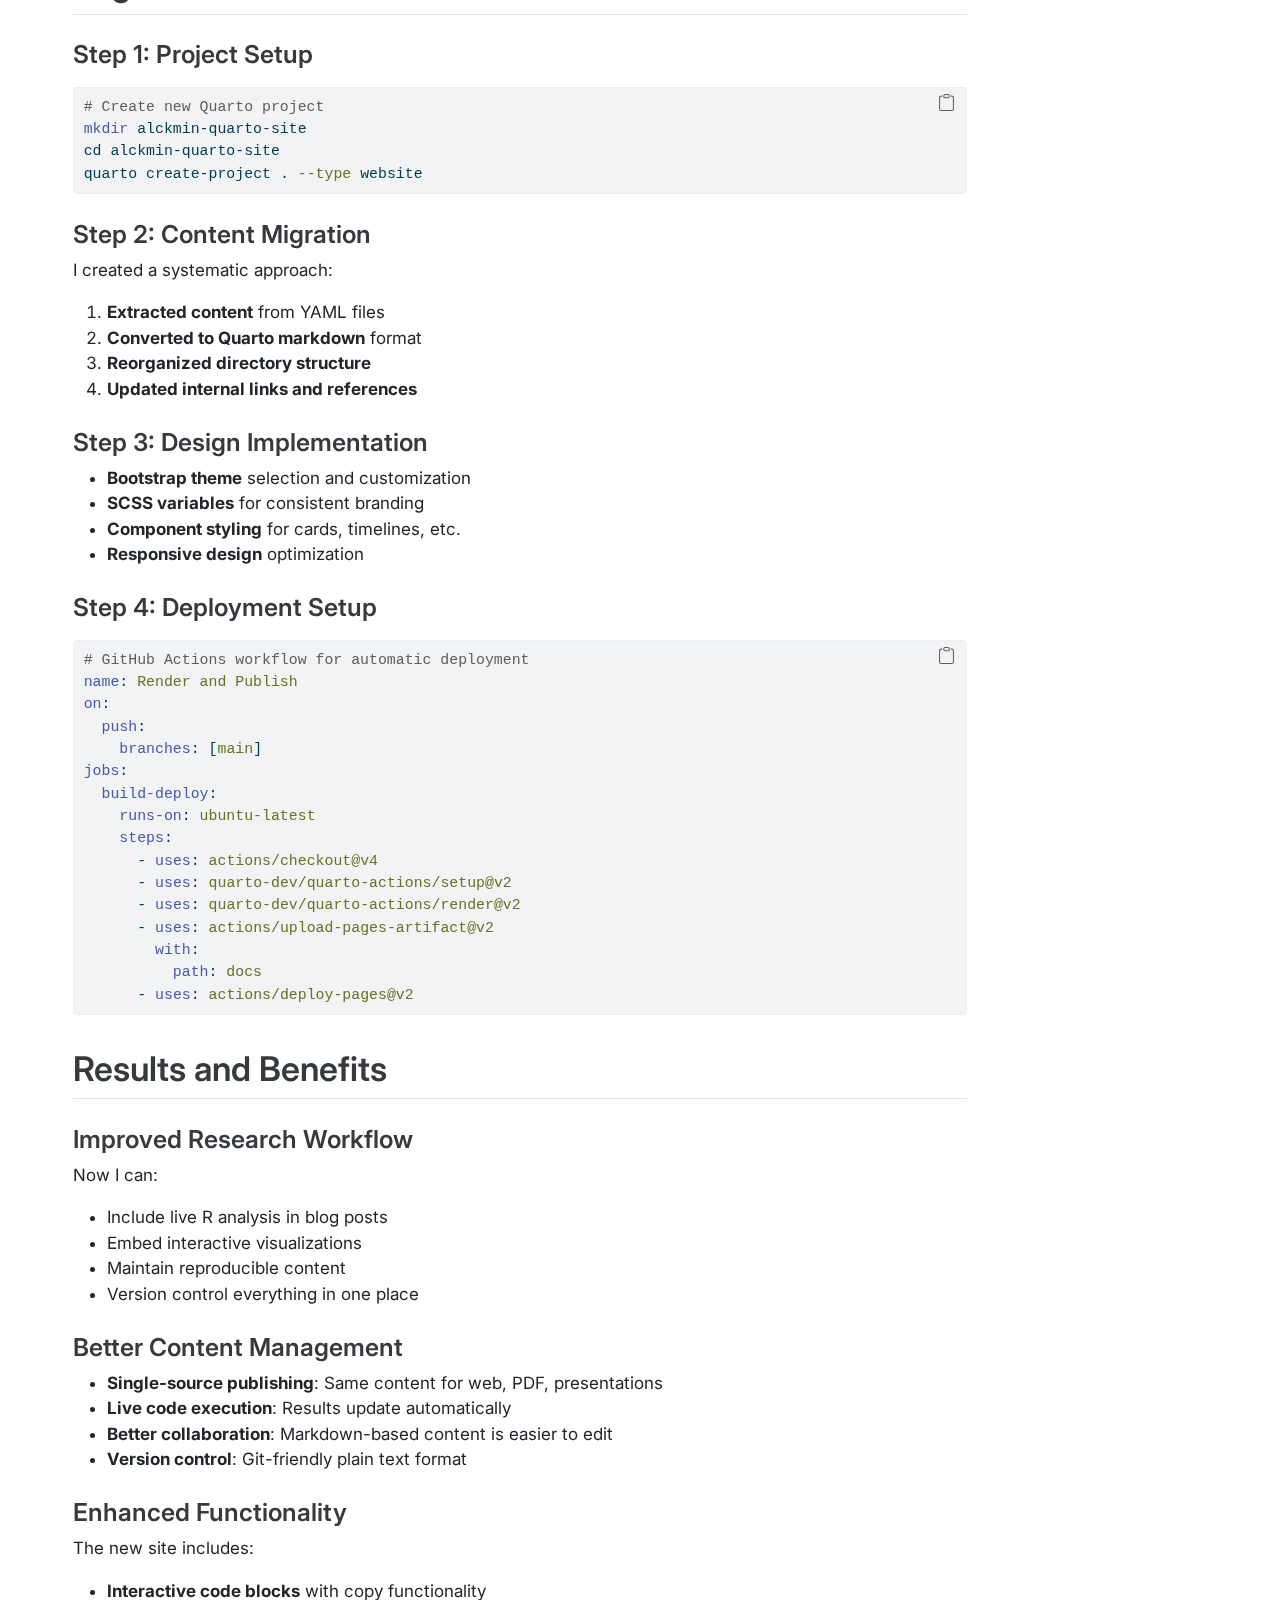
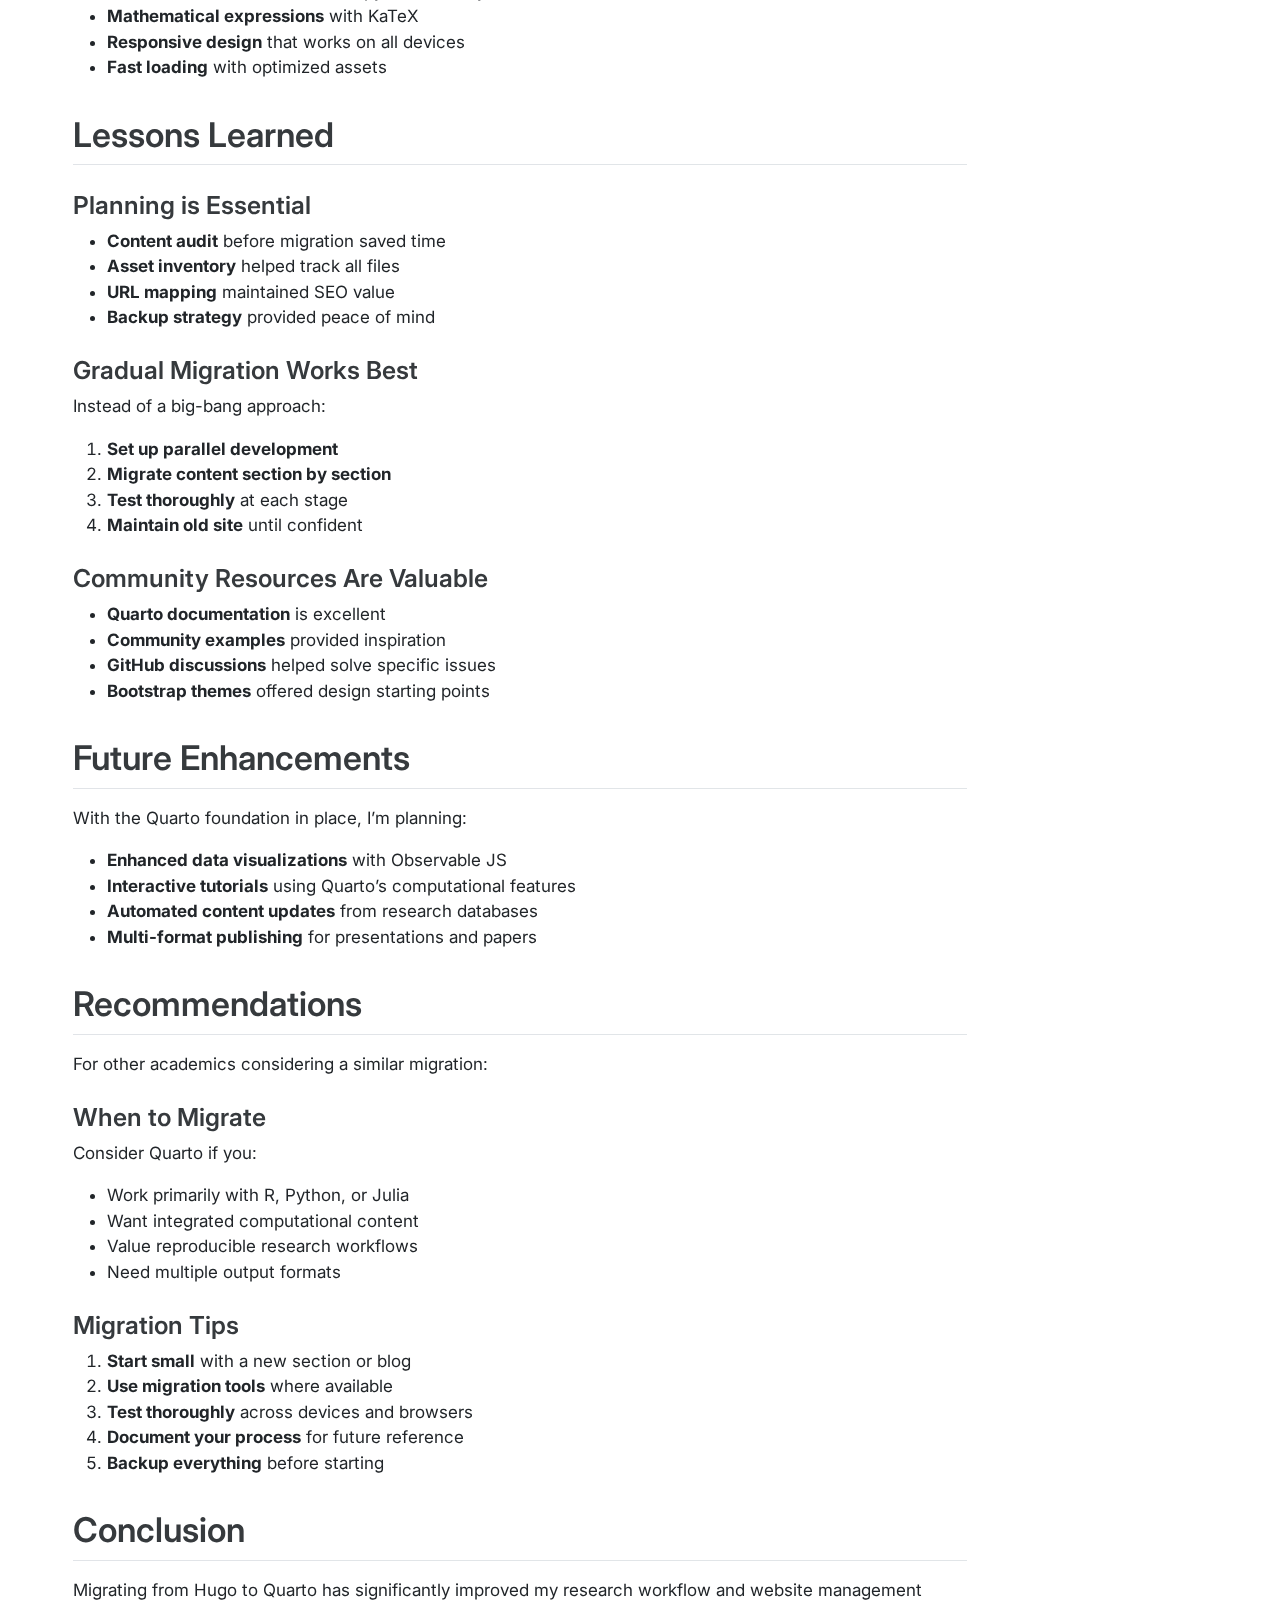
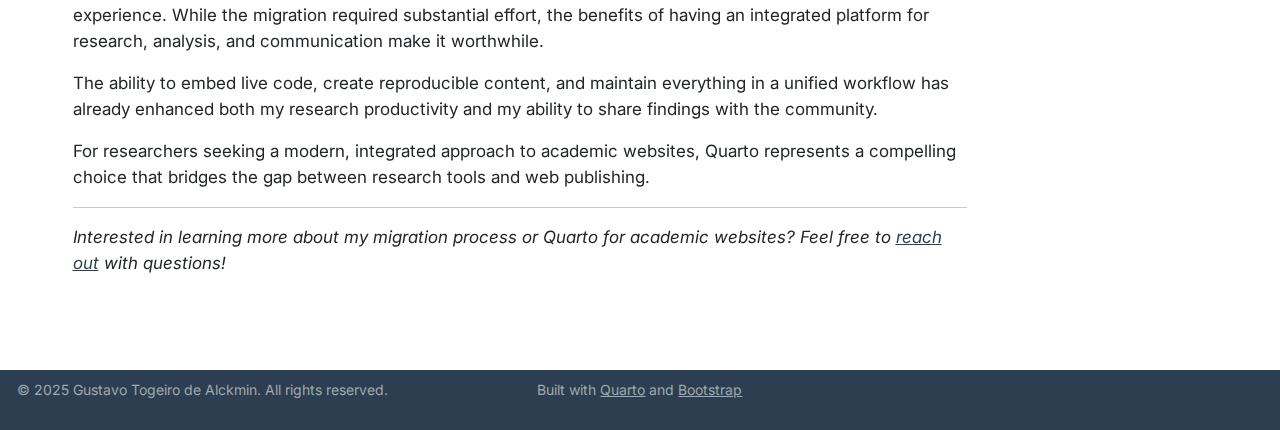
<file: docs/posts/hugo-to-quarto-migration/index.html>
<!DOCTYPE html>
<html xmlns="http://www.w3.org/1999/xhtml" lang="en" xml:lang="en"><head>

<meta charset="utf-8">
<meta name="generator" content="quarto-1.3.450">

<meta name="viewport" content="width=device-width, initial-scale=1.0, user-scalable=yes">

<meta name="author" content="Gustavo Togeiro de Alckmin">
<meta name="dcterms.date" content="2025-06-05">
<meta name="description" content="My experience migrating from Hugo/Toha theme to Quarto for a more integrated research workflow">

<title>Gustavo Togeiro de Alckmin - From Hugo to Quarto: A Migration Journey</title>
<style>
code{white-space: pre-wrap;}
span.smallcaps{font-variant: small-caps;}
div.columns{display: flex; gap: min(4vw, 1.5em);}
div.column{flex: auto; overflow-x: auto;}
div.hanging-indent{margin-left: 1.5em; text-indent: -1.5em;}
ul.task-list{list-style: none;}
ul.task-list li input[type="checkbox"] {
  width: 0.8em;
  margin: 0 0.8em 0.2em -1em; /* quarto-specific, see https://github.com/quarto-dev/quarto-cli/issues/4556 */ 
  vertical-align: middle;
}
/* CSS for syntax highlighting */
pre > code.sourceCode { white-space: pre; position: relative; }
pre > code.sourceCode > span { display: inline-block; line-height: 1.25; }
pre > code.sourceCode > span:empty { height: 1.2em; }
.sourceCode { overflow: visible; }
code.sourceCode > span { color: inherit; text-decoration: inherit; }
div.sourceCode { margin: 1em 0; }
pre.sourceCode { margin: 0; }
@media screen {
div.sourceCode { overflow: auto; }
}
@media print {
pre > code.sourceCode { white-space: pre-wrap; }
pre > code.sourceCode > span { text-indent: -5em; padding-left: 5em; }
}
pre.numberSource code
  { counter-reset: source-line 0; }
pre.numberSource code > span
  { position: relative; left: -4em; counter-increment: source-line; }
pre.numberSource code > span > a:first-child::before
  { content: counter(source-line);
    position: relative; left: -1em; text-align: right; vertical-align: baseline;
    border: none; display: inline-block;
    -webkit-touch-callout: none; -webkit-user-select: none;
    -khtml-user-select: none; -moz-user-select: none;
    -ms-user-select: none; user-select: none;
    padding: 0 4px; width: 4em;
  }
pre.numberSource { margin-left: 3em;  padding-left: 4px; }
div.sourceCode
  {   }
@media screen {
pre > code.sourceCode > span > a:first-child::before { text-decoration: underline; }
}
</style>


<script src="../../site_libs/quarto-nav/quarto-nav.js"></script>
<script src="../../site_libs/quarto-nav/headroom.min.js"></script>
<script src="../../site_libs/clipboard/clipboard.min.js"></script>
<script src="../../site_libs/quarto-search/autocomplete.umd.js"></script>
<script src="../../site_libs/quarto-search/fuse.min.js"></script>
<script src="../../site_libs/quarto-search/quarto-search.js"></script>
<meta name="quarto:offset" content="../../">
<script src="../../site_libs/quarto-html/quarto.js"></script>
<script src="../../site_libs/quarto-html/popper.min.js"></script>
<script src="../../site_libs/quarto-html/tippy.umd.min.js"></script>
<script src="../../site_libs/quarto-html/anchor.min.js"></script>
<link href="../../site_libs/quarto-html/tippy.css" rel="stylesheet">
<link href="../../site_libs/quarto-html/quarto-syntax-highlighting.css" rel="stylesheet" id="quarto-text-highlighting-styles">
<script src="../../site_libs/bootstrap/bootstrap.min.js"></script>
<link href="../../site_libs/bootstrap/bootstrap-icons.css" rel="stylesheet">
<link href="../../site_libs/bootstrap/bootstrap.min.css" rel="stylesheet" id="quarto-bootstrap" data-mode="light">
<script id="quarto-search-options" type="application/json">{
  "location": "navbar",
  "copy-button": false,
  "collapse-after": 3,
  "panel-placement": "end",
  "type": "overlay",
  "limit": 20,
  "language": {
    "search-no-results-text": "No results",
    "search-matching-documents-text": "matching documents",
    "search-copy-link-title": "Copy link to search",
    "search-hide-matches-text": "Hide additional matches",
    "search-more-match-text": "more match in this document",
    "search-more-matches-text": "more matches in this document",
    "search-clear-button-title": "Clear",
    "search-detached-cancel-button-title": "Cancel",
    "search-submit-button-title": "Submit",
    "search-label": "Search"
  }
}</script>
<style>html{ scroll-behavior: smooth; }</style>


<link rel="stylesheet" href="../../styles.css">
</head>

<body class="nav-fixed">

<div id="quarto-search-results"></div>
  <header id="quarto-header" class="headroom fixed-top">
    <nav class="navbar navbar-expand-lg navbar-dark ">
      <div class="navbar-container container-fluid">
      <div class="navbar-brand-container">
    <a href="../../index.html" class="navbar-brand navbar-brand-logo">
    <img src="../../images/main-logo.png" alt="" class="navbar-logo">
    </a>
    <a class="navbar-brand" href="../../index.html">
    <span class="navbar-title">Gustavo Togeiro de Alckmin</span>
    </a>
  </div>
            <div id="quarto-search" class="" title="Search"></div>
          <button class="navbar-toggler" type="button" data-bs-toggle="collapse" data-bs-target="#navbarCollapse" aria-controls="navbarCollapse" aria-expanded="false" aria-label="Toggle navigation" onclick="if (window.quartoToggleHeadroom) { window.quartoToggleHeadroom(); }">
  <span class="navbar-toggler-icon"></span>
</button>
          <div class="collapse navbar-collapse" id="navbarCollapse">
            <ul class="navbar-nav navbar-nav-scroll me-auto">
  <li class="nav-item">
    <a class="nav-link" href="../../index.html" rel="" target="">
 <span class="menu-text">Home</span></a>
  </li>  
  <li class="nav-item">
    <a class="nav-link" href="../../about.html" rel="" target="">
 <span class="menu-text">About</span></a>
  </li>  
  <li class="nav-item">
    <a class="nav-link" href="../../experience.html" rel="" target="">
 <span class="menu-text">Experience</span></a>
  </li>  
  <li class="nav-item">
    <a class="nav-link" href="../../projects.html" rel="" target="">
 <span class="menu-text">Projects</span></a>
  </li>  
  <li class="nav-item">
    <a class="nav-link" href="../../posts/index.html" rel="" target="">
 <span class="menu-text">Blog</span></a>
  </li>  
</ul>
            <ul class="navbar-nav navbar-nav-scroll ms-auto">
  <li class="nav-item compact">
    <a class="nav-link" href="https://github.com/gtalckmin" rel="" target=""><i class="bi bi-github" role="img" aria-label="GitHub">
</i> 
 <span class="menu-text"></span></a>
  </li>  
  <li class="nav-item compact">
    <a class="nav-link" href="https://www.linkedin.com/in/gtalckmin/" rel="" target=""><i class="bi bi-linkedin" role="img" aria-label="LinkedIn">
</i> 
 <span class="menu-text"></span></a>
  </li>  
  <li class="nav-item compact">
    <a class="nav-link" href="https://twitter.com/GustavoTA8" rel="" target=""><i class="bi bi-twitter" role="img" aria-label="Twitter">
</i> 
 <span class="menu-text"></span></a>
  </li>  
  <li class="nav-item compact">
    <a class="nav-link" href="mailto:gustavo.togeirodealckmin@missouri.edu" rel="" target=""><i class="bi bi-envelope" role="img" aria-label="Email">
</i> 
 <span class="menu-text"></span></a>
  </li>  
</ul>
            <div class="quarto-navbar-tools">
</div>
          </div> <!-- /navcollapse -->
      </div> <!-- /container-fluid -->
    </nav>
</header>
<!-- content -->
<div id="quarto-content" class="quarto-container page-columns page-rows-contents page-layout-full page-navbar">
<!-- sidebar -->
<!-- margin-sidebar -->
    <div id="quarto-margin-sidebar" class="sidebar margin-sidebar">
        <nav id="TOC" role="doc-toc" class="toc-active">
    <h2 id="toc-title">On this page</h2>
   
  <ul>
  <li><a href="#why-i-migrated-my-website-from-hugo-to-quarto" id="toc-why-i-migrated-my-website-from-hugo-to-quarto" class="nav-link active" data-scroll-target="#why-i-migrated-my-website-from-hugo-to-quarto">Why I Migrated My Website from Hugo to Quarto</a>
  <ul class="collapse">
  <li><a href="#my-previous-setup-hugo-toha" id="toc-my-previous-setup-hugo-toha" class="nav-link" data-scroll-target="#my-previous-setup-hugo-toha">My Previous Setup: Hugo + Toha</a></li>
  <li><a href="#why-migrate-to-quarto" id="toc-why-migrate-to-quarto" class="nav-link" data-scroll-target="#why-migrate-to-quarto">Why Migrate to Quarto?</a>
  <ul class="collapse">
  <li><a href="#research-integration" id="toc-research-integration" class="nav-link" data-scroll-target="#research-integration">1. Research Integration</a></li>
  <li><a href="#unified-workflow" id="toc-unified-workflow" class="nav-link" data-scroll-target="#unified-workflow">2. Unified Workflow</a></li>
  <li><a href="#modern-development-experience" id="toc-modern-development-experience" class="nav-link" data-scroll-target="#modern-development-experience">3. Modern Development Experience</a></li>
  </ul></li>
  <li><a href="#migration-challenges" id="toc-migration-challenges" class="nav-link" data-scroll-target="#migration-challenges">Migration Challenges</a>
  <ul class="collapse">
  <li><a href="#content-conversion" id="toc-content-conversion" class="nav-link" data-scroll-target="#content-conversion">Content Conversion</a></li>
  <li><a href="#asset-migration" id="toc-asset-migration" class="nav-link" data-scroll-target="#asset-migration">Asset Migration</a></li>
  <li><a href="#styling-adaptation" id="toc-styling-adaptation" class="nav-link" data-scroll-target="#styling-adaptation">Styling Adaptation</a></li>
  </ul></li>
  <li><a href="#migration-process" id="toc-migration-process" class="nav-link" data-scroll-target="#migration-process">Migration Process</a>
  <ul class="collapse">
  <li><a href="#step-1-project-setup" id="toc-step-1-project-setup" class="nav-link" data-scroll-target="#step-1-project-setup">Step 1: Project Setup</a></li>
  <li><a href="#step-2-content-migration" id="toc-step-2-content-migration" class="nav-link" data-scroll-target="#step-2-content-migration">Step 2: Content Migration</a></li>
  <li><a href="#step-3-design-implementation" id="toc-step-3-design-implementation" class="nav-link" data-scroll-target="#step-3-design-implementation">Step 3: Design Implementation</a></li>
  <li><a href="#step-4-deployment-setup" id="toc-step-4-deployment-setup" class="nav-link" data-scroll-target="#step-4-deployment-setup">Step 4: Deployment Setup</a></li>
  </ul></li>
  <li><a href="#results-and-benefits" id="toc-results-and-benefits" class="nav-link" data-scroll-target="#results-and-benefits">Results and Benefits</a>
  <ul class="collapse">
  <li><a href="#improved-research-workflow" id="toc-improved-research-workflow" class="nav-link" data-scroll-target="#improved-research-workflow">Improved Research Workflow</a></li>
  <li><a href="#better-content-management" id="toc-better-content-management" class="nav-link" data-scroll-target="#better-content-management">Better Content Management</a></li>
  <li><a href="#enhanced-functionality" id="toc-enhanced-functionality" class="nav-link" data-scroll-target="#enhanced-functionality">Enhanced Functionality</a></li>
  </ul></li>
  <li><a href="#lessons-learned" id="toc-lessons-learned" class="nav-link" data-scroll-target="#lessons-learned">Lessons Learned</a>
  <ul class="collapse">
  <li><a href="#planning-is-essential" id="toc-planning-is-essential" class="nav-link" data-scroll-target="#planning-is-essential">Planning is Essential</a></li>
  <li><a href="#gradual-migration-works-best" id="toc-gradual-migration-works-best" class="nav-link" data-scroll-target="#gradual-migration-works-best">Gradual Migration Works Best</a></li>
  <li><a href="#community-resources-are-valuable" id="toc-community-resources-are-valuable" class="nav-link" data-scroll-target="#community-resources-are-valuable">Community Resources Are Valuable</a></li>
  </ul></li>
  <li><a href="#future-enhancements" id="toc-future-enhancements" class="nav-link" data-scroll-target="#future-enhancements">Future Enhancements</a></li>
  <li><a href="#recommendations" id="toc-recommendations" class="nav-link" data-scroll-target="#recommendations">Recommendations</a>
  <ul class="collapse">
  <li><a href="#when-to-migrate" id="toc-when-to-migrate" class="nav-link" data-scroll-target="#when-to-migrate">When to Migrate</a></li>
  <li><a href="#migration-tips" id="toc-migration-tips" class="nav-link" data-scroll-target="#migration-tips">Migration Tips</a></li>
  </ul></li>
  <li><a href="#conclusion" id="toc-conclusion" class="nav-link" data-scroll-target="#conclusion">Conclusion</a></li>
  </ul></li>
  </ul>
</nav>
    </div>
<!-- main -->
<main class="content column-page-left" id="quarto-document-content">

<header id="title-block-header" class="quarto-title-block default">
<div class="quarto-title">
<h1 class="title">From Hugo to Quarto: A Migration Journey</h1>
  <div class="quarto-categories">
    <div class="quarto-category">Web Development</div>
    <div class="quarto-category">Quarto</div>
    <div class="quarto-category">Hugo</div>
  </div>
  </div>

<div>
  <div class="description">
    My experience migrating from Hugo/Toha theme to Quarto for a more integrated research workflow
  </div>
</div>


<div class="quarto-title-meta">

    <div>
    <div class="quarto-title-meta-heading">Author</div>
    <div class="quarto-title-meta-contents">
             <p>Gustavo Togeiro de Alckmin </p>
          </div>
  </div>
    
    <div>
    <div class="quarto-title-meta-heading">Published</div>
    <div class="quarto-title-meta-contents">
      <p class="date">June 5, 2025</p>
    </div>
  </div>
  
    
  </div>
  

</header>

<section id="why-i-migrated-my-website-from-hugo-to-quarto" class="level1">
<h1>Why I Migrated My Website from Hugo to Quarto</h1>
<p>After maintaining my academic website using Hugo with the Toha theme, I recently made the decision to migrate to Quarto. This post documents my journey, the reasons behind the switch, and lessons learned during the migration process.</p>
<section id="my-previous-setup-hugo-toha" class="level2">
<h2 class="anchored" data-anchor-id="my-previous-setup-hugo-toha">My Previous Setup: Hugo + Toha</h2>
<p>My original website was built using:</p>
<ul>
<li><strong>Hugo</strong>: Fast static site generator</li>
<li><strong>Toha Theme</strong>: Beautiful academic portfolio theme</li>
<li><strong>YAML data files</strong>: Structured content management</li>
<li><strong>GitHub Pages</strong>: Free hosting and deployment</li>
</ul>
<p>The Hugo setup served me well for several years, providing a professional-looking academic portfolio with sections for about, experience, projects, and blog posts.</p>
</section>
<section id="why-migrate-to-quarto" class="level2">
<h2 class="anchored" data-anchor-id="why-migrate-to-quarto">Why Migrate to Quarto?</h2>
<p>Several factors influenced my decision to migrate:</p>
<section id="research-integration" class="level3">
<h3 class="anchored" data-anchor-id="research-integration">1. Research Integration</h3>
<p>As a researcher working primarily with R, Quarto offers seamless integration:</p>
<div class="cell" data-hash="index_cache/html/example-integration_48e6bdaa57d1af00b69777489a5a4a7c">
<details>
<summary>Code</summary>
<div class="sourceCode cell-code" id="cb1"><pre class="sourceCode r code-with-copy"><code class="sourceCode r"><span id="cb1-1"><a href="#cb1-1" aria-hidden="true" tabindex="-1"></a><span class="fu">library</span>(ggplot2)</span>
<span id="cb1-2"><a href="#cb1-2" aria-hidden="true" tabindex="-1"></a><span class="fu">library</span>(dplyr)</span>
<span id="cb1-3"><a href="#cb1-3" aria-hidden="true" tabindex="-1"></a></span>
<span id="cb1-4"><a href="#cb1-4" aria-hidden="true" tabindex="-1"></a><span class="co"># Example: Embedding live data analysis in website content</span></span>
<span id="cb1-5"><a href="#cb1-5" aria-hidden="true" tabindex="-1"></a>data <span class="ot">&lt;-</span> <span class="fu">data.frame</span>(</span>
<span id="cb1-6"><a href="#cb1-6" aria-hidden="true" tabindex="-1"></a>  <span class="at">technology =</span> <span class="fu">c</span>(<span class="st">"Hugo"</span>, <span class="st">"Quarto"</span>, <span class="st">"Traditional CMS"</span>),</span>
<span id="cb1-7"><a href="#cb1-7" aria-hidden="true" tabindex="-1"></a>  <span class="at">research_integration =</span> <span class="fu">c</span>(<span class="dv">2</span>, <span class="dv">10</span>, <span class="dv">1</span>),</span>
<span id="cb1-8"><a href="#cb1-8" aria-hidden="true" tabindex="-1"></a>  <span class="at">ease_of_use =</span> <span class="fu">c</span>(<span class="dv">6</span>, <span class="dv">9</span>, <span class="dv">8</span>)</span>
<span id="cb1-9"><a href="#cb1-9" aria-hidden="true" tabindex="-1"></a>)</span>
<span id="cb1-10"><a href="#cb1-10" aria-hidden="true" tabindex="-1"></a></span>
<span id="cb1-11"><a href="#cb1-11" aria-hidden="true" tabindex="-1"></a><span class="fu">ggplot</span>(data, <span class="fu">aes</span>(<span class="at">x =</span> research_integration, <span class="at">y =</span> ease_of_use, </span>
<span id="cb1-12"><a href="#cb1-12" aria-hidden="true" tabindex="-1"></a>                 <span class="at">color =</span> technology, <span class="at">size =</span> <span class="dv">3</span>)) <span class="sc">+</span></span>
<span id="cb1-13"><a href="#cb1-13" aria-hidden="true" tabindex="-1"></a>  <span class="fu">geom_point</span>() <span class="sc">+</span></span>
<span id="cb1-14"><a href="#cb1-14" aria-hidden="true" tabindex="-1"></a>  <span class="fu">labs</span>(</span>
<span id="cb1-15"><a href="#cb1-15" aria-hidden="true" tabindex="-1"></a>    <span class="at">title =</span> <span class="st">"Technology Comparison for Academic Websites"</span>,</span>
<span id="cb1-16"><a href="#cb1-16" aria-hidden="true" tabindex="-1"></a>    <span class="at">x =</span> <span class="st">"Research Integration (1-10)"</span>,</span>
<span id="cb1-17"><a href="#cb1-17" aria-hidden="true" tabindex="-1"></a>    <span class="at">y =</span> <span class="st">"Ease of Use (1-10)"</span></span>
<span id="cb1-18"><a href="#cb1-18" aria-hidden="true" tabindex="-1"></a>  ) <span class="sc">+</span></span>
<span id="cb1-19"><a href="#cb1-19" aria-hidden="true" tabindex="-1"></a>  <span class="fu">theme_minimal</span>() <span class="sc">+</span></span>
<span id="cb1-20"><a href="#cb1-20" aria-hidden="true" tabindex="-1"></a>  <span class="fu">guides</span>(<span class="at">size =</span> <span class="st">"none"</span>)</span></code><button title="Copy to Clipboard" class="code-copy-button"><i class="bi"></i></button></pre></div>
</details>
<div class="cell-output-display">
<p><img src="index_files/figure-html/example-integration-1.png" class="img-fluid" width="672"></p>
</div>
</div>
</section>
<section id="unified-workflow" class="level3">
<h3 class="anchored" data-anchor-id="unified-workflow">2. Unified Workflow</h3>
<p>With Quarto, I can now:</p>
<ul>
<li>Write blog posts with embedded R code and live results</li>
<li>Create presentations from the same content</li>
<li>Generate PDFs for academic papers</li>
<li>Maintain consistent styling across all outputs</li>
</ul>
</section>
<section id="modern-development-experience" class="level3">
<h3 class="anchored" data-anchor-id="modern-development-experience">3. Modern Development Experience</h3>
<p>Quarto provides:</p>
<ul>
<li>Better developer tools and VS Code integration</li>
<li>Live preview during development</li>
<li>More flexible theming options</li>
<li>Built-in Bootstrap integration</li>
</ul>
</section>
</section>
<section id="migration-challenges" class="level2">
<h2 class="anchored" data-anchor-id="migration-challenges">Migration Challenges</h2>
<section id="content-conversion" class="level3">
<h3 class="anchored" data-anchor-id="content-conversion">Content Conversion</h3>
<p>The biggest challenge was converting Hugo’s YAML-based content structure to Quarto’s markdown files:</p>
<div class="sourceCode" id="cb2"><pre class="sourceCode yaml code-with-copy"><code class="sourceCode yaml"><span id="cb2-1"><a href="#cb2-1" aria-hidden="true" tabindex="-1"></a><span class="co"># Hugo structure (data/en/sections/about.yaml)</span></span>
<span id="cb2-2"><a href="#cb2-2" aria-hidden="true" tabindex="-1"></a><span class="fu">section</span><span class="kw">:</span></span>
<span id="cb2-3"><a href="#cb2-3" aria-hidden="true" tabindex="-1"></a><span class="at">  </span><span class="fu">name</span><span class="kw">:</span><span class="at"> About</span></span>
<span id="cb2-4"><a href="#cb2-4" aria-hidden="true" tabindex="-1"></a><span class="at">  </span><span class="fu">designation</span><span class="kw">:</span><span class="at"> </span><span class="st">"Postdoc Researcher"</span></span>
<span id="cb2-5"><a href="#cb2-5" aria-hidden="true" tabindex="-1"></a><span class="at">  </span><span class="fu">company</span><span class="kw">:</span></span>
<span id="cb2-6"><a href="#cb2-6" aria-hidden="true" tabindex="-1"></a><span class="at">    </span><span class="fu">name</span><span class="kw">:</span><span class="at"> </span><span class="st">"University of Missouri"</span></span>
<span id="cb2-7"><a href="#cb2-7" aria-hidden="true" tabindex="-1"></a><span class="at">  </span><span class="fu">summary</span><span class="kw">:</span><span class="at"> </span><span class="st">'Research summary...'</span></span>
<span id="cb2-8"><a href="#cb2-8" aria-hidden="true" tabindex="-1"></a><span class="at">  </span><span class="fu">socialLinks</span><span class="kw">:</span></span>
<span id="cb2-9"><a href="#cb2-9" aria-hidden="true" tabindex="-1"></a><span class="at">    </span><span class="kw">-</span><span class="at"> </span><span class="fu">name</span><span class="kw">:</span><span class="at"> Github</span></span>
<span id="cb2-10"><a href="#cb2-10" aria-hidden="true" tabindex="-1"></a><span class="at">      </span><span class="fu">icon</span><span class="kw">:</span><span class="at"> </span><span class="st">"fab fa-github"</span></span>
<span id="cb2-11"><a href="#cb2-11" aria-hidden="true" tabindex="-1"></a><span class="at">      </span><span class="fu">url</span><span class="kw">:</span><span class="at"> </span><span class="st">"https://github.com/username"</span></span></code><button title="Copy to Clipboard" class="code-copy-button"><i class="bi"></i></button></pre></div>
<p>To Quarto’s integrated markdown:</p>
<div class="sourceCode" id="cb3"><pre class="sourceCode markdown code-with-copy"><code class="sourceCode markdown"><span id="cb3-1"><a href="#cb3-1" aria-hidden="true" tabindex="-1"></a><span class="co">---</span></span>
<span id="cb3-2"><a href="#cb3-2" aria-hidden="true" tabindex="-1"></a><span class="an">title:</span><span class="co"> "About"</span></span>
<span id="cb3-3"><a href="#cb3-3" aria-hidden="true" tabindex="-1"></a><span class="co">---</span></span>
<span id="cb3-4"><a href="#cb3-4" aria-hidden="true" tabindex="-1"></a></span>
<span id="cb3-5"><a href="#cb3-5" aria-hidden="true" tabindex="-1"></a><span class="fu">## Background</span></span>
<span id="cb3-6"><a href="#cb3-6" aria-hidden="true" tabindex="-1"></a>Research summary integrated directly in markdown...</span>
<span id="cb3-7"><a href="#cb3-7" aria-hidden="true" tabindex="-1"></a></span>
<span id="cb3-8"><a href="#cb3-8" aria-hidden="true" tabindex="-1"></a><span class="co">[</span><span class="ot">{{&lt; fa brands github &gt;}} GitHub</span><span class="co">](https://github.com/username)</span></span></code><button title="Copy to Clipboard" class="code-copy-button"><i class="bi"></i></button></pre></div>
</section>
<section id="asset-migration" class="level3">
<h3 class="anchored" data-anchor-id="asset-migration">Asset Migration</h3>
<p>Moving images and static files required:</p>
<ol type="1">
<li><strong>Reorganizing directory structure</strong></li>
<li><strong>Updating image references</strong></li>
<li><strong>Converting icon systems</strong> (Font Awesome integration)</li>
<li><strong>Adapting responsive layouts</strong></li>
</ol>
</section>
<section id="styling-adaptation" class="level3">
<h3 class="anchored" data-anchor-id="styling-adaptation">Styling Adaptation</h3>
<p>Transitioning from Toha’s custom CSS to Bootstrap-based styling:</p>
<ul>
<li>Maintained visual consistency</li>
<li>Adapted color schemes and typography</li>
<li>Ensured mobile responsiveness</li>
<li>Added custom SCSS for specific needs</li>
</ul>
</section>
</section>
<section id="migration-process" class="level2">
<h2 class="anchored" data-anchor-id="migration-process">Migration Process</h2>
<section id="step-1-project-setup" class="level3">
<h3 class="anchored" data-anchor-id="step-1-project-setup">Step 1: Project Setup</h3>
<div class="sourceCode" id="cb4"><pre class="sourceCode bash code-with-copy"><code class="sourceCode bash"><span id="cb4-1"><a href="#cb4-1" aria-hidden="true" tabindex="-1"></a><span class="co"># Create new Quarto project</span></span>
<span id="cb4-2"><a href="#cb4-2" aria-hidden="true" tabindex="-1"></a><span class="fu">mkdir</span> alckmin-quarto-site</span>
<span id="cb4-3"><a href="#cb4-3" aria-hidden="true" tabindex="-1"></a><span class="bu">cd</span> alckmin-quarto-site</span>
<span id="cb4-4"><a href="#cb4-4" aria-hidden="true" tabindex="-1"></a><span class="ex">quarto</span> create-project . <span class="at">--type</span> website</span></code><button title="Copy to Clipboard" class="code-copy-button"><i class="bi"></i></button></pre></div>
</section>
<section id="step-2-content-migration" class="level3">
<h3 class="anchored" data-anchor-id="step-2-content-migration">Step 2: Content Migration</h3>
<p>I created a systematic approach:</p>
<ol type="1">
<li><strong>Extracted content</strong> from YAML files</li>
<li><strong>Converted to Quarto markdown</strong> format</li>
<li><strong>Reorganized directory structure</strong></li>
<li><strong>Updated internal links and references</strong></li>
</ol>
</section>
<section id="step-3-design-implementation" class="level3">
<h3 class="anchored" data-anchor-id="step-3-design-implementation">Step 3: Design Implementation</h3>
<ul>
<li><strong>Bootstrap theme</strong> selection and customization</li>
<li><strong>SCSS variables</strong> for consistent branding</li>
<li><strong>Component styling</strong> for cards, timelines, etc.</li>
<li><strong>Responsive design</strong> optimization</li>
</ul>
</section>
<section id="step-4-deployment-setup" class="level3">
<h3 class="anchored" data-anchor-id="step-4-deployment-setup">Step 4: Deployment Setup</h3>
<div class="sourceCode" id="cb5"><pre class="sourceCode yaml code-with-copy"><code class="sourceCode yaml"><span id="cb5-1"><a href="#cb5-1" aria-hidden="true" tabindex="-1"></a><span class="co"># GitHub Actions workflow for automatic deployment</span></span>
<span id="cb5-2"><a href="#cb5-2" aria-hidden="true" tabindex="-1"></a><span class="fu">name</span><span class="kw">:</span><span class="at"> Render and Publish</span></span>
<span id="cb5-3"><a href="#cb5-3" aria-hidden="true" tabindex="-1"></a><span class="fu">on</span><span class="kw">:</span></span>
<span id="cb5-4"><a href="#cb5-4" aria-hidden="true" tabindex="-1"></a><span class="at">  </span><span class="fu">push</span><span class="kw">:</span></span>
<span id="cb5-5"><a href="#cb5-5" aria-hidden="true" tabindex="-1"></a><span class="at">    </span><span class="fu">branches</span><span class="kw">:</span><span class="at"> </span><span class="kw">[</span><span class="at">main</span><span class="kw">]</span></span>
<span id="cb5-6"><a href="#cb5-6" aria-hidden="true" tabindex="-1"></a><span class="fu">jobs</span><span class="kw">:</span></span>
<span id="cb5-7"><a href="#cb5-7" aria-hidden="true" tabindex="-1"></a><span class="at">  </span><span class="fu">build-deploy</span><span class="kw">:</span></span>
<span id="cb5-8"><a href="#cb5-8" aria-hidden="true" tabindex="-1"></a><span class="at">    </span><span class="fu">runs-on</span><span class="kw">:</span><span class="at"> ubuntu-latest</span></span>
<span id="cb5-9"><a href="#cb5-9" aria-hidden="true" tabindex="-1"></a><span class="at">    </span><span class="fu">steps</span><span class="kw">:</span></span>
<span id="cb5-10"><a href="#cb5-10" aria-hidden="true" tabindex="-1"></a><span class="at">      </span><span class="kw">-</span><span class="at"> </span><span class="fu">uses</span><span class="kw">:</span><span class="at"> actions/checkout@v4</span></span>
<span id="cb5-11"><a href="#cb5-11" aria-hidden="true" tabindex="-1"></a><span class="at">      </span><span class="kw">-</span><span class="at"> </span><span class="fu">uses</span><span class="kw">:</span><span class="at"> quarto-dev/quarto-actions/setup@v2</span></span>
<span id="cb5-12"><a href="#cb5-12" aria-hidden="true" tabindex="-1"></a><span class="at">      </span><span class="kw">-</span><span class="at"> </span><span class="fu">uses</span><span class="kw">:</span><span class="at"> quarto-dev/quarto-actions/render@v2</span></span>
<span id="cb5-13"><a href="#cb5-13" aria-hidden="true" tabindex="-1"></a><span class="at">      </span><span class="kw">-</span><span class="at"> </span><span class="fu">uses</span><span class="kw">:</span><span class="at"> actions/upload-pages-artifact@v2</span></span>
<span id="cb5-14"><a href="#cb5-14" aria-hidden="true" tabindex="-1"></a><span class="at">        </span><span class="fu">with</span><span class="kw">:</span></span>
<span id="cb5-15"><a href="#cb5-15" aria-hidden="true" tabindex="-1"></a><span class="at">          </span><span class="fu">path</span><span class="kw">:</span><span class="at"> docs</span></span>
<span id="cb5-16"><a href="#cb5-16" aria-hidden="true" tabindex="-1"></a><span class="at">      </span><span class="kw">-</span><span class="at"> </span><span class="fu">uses</span><span class="kw">:</span><span class="at"> actions/deploy-pages@v2</span></span></code><button title="Copy to Clipboard" class="code-copy-button"><i class="bi"></i></button></pre></div>
</section>
</section>
<section id="results-and-benefits" class="level2">
<h2 class="anchored" data-anchor-id="results-and-benefits">Results and Benefits</h2>
<section id="improved-research-workflow" class="level3">
<h3 class="anchored" data-anchor-id="improved-research-workflow">Improved Research Workflow</h3>
<p>Now I can:</p>
<ul>
<li>Include live R analysis in blog posts</li>
<li>Embed interactive visualizations</li>
<li>Maintain reproducible content</li>
<li>Version control everything in one place</li>
</ul>
</section>
<section id="better-content-management" class="level3">
<h3 class="anchored" data-anchor-id="better-content-management">Better Content Management</h3>
<ul>
<li><strong>Single-source publishing</strong>: Same content for web, PDF, presentations</li>
<li><strong>Live code execution</strong>: Results update automatically</li>
<li><strong>Better collaboration</strong>: Markdown-based content is easier to edit</li>
<li><strong>Version control</strong>: Git-friendly plain text format</li>
</ul>
</section>
<section id="enhanced-functionality" class="level3">
<h3 class="anchored" data-anchor-id="enhanced-functionality">Enhanced Functionality</h3>
<p>The new site includes:</p>
<ul>
<li><strong>Interactive code blocks</strong> with copy functionality</li>
<li><strong>Mathematical expressions</strong> with KaTeX</li>
<li><strong>Responsive design</strong> that works on all devices</li>
<li><strong>Fast loading</strong> with optimized assets</li>
</ul>
</section>
</section>
<section id="lessons-learned" class="level2">
<h2 class="anchored" data-anchor-id="lessons-learned">Lessons Learned</h2>
<section id="planning-is-essential" class="level3">
<h3 class="anchored" data-anchor-id="planning-is-essential">Planning is Essential</h3>
<ul>
<li><strong>Content audit</strong> before migration saved time</li>
<li><strong>Asset inventory</strong> helped track all files</li>
<li><strong>URL mapping</strong> maintained SEO value</li>
<li><strong>Backup strategy</strong> provided peace of mind</li>
</ul>
</section>
<section id="gradual-migration-works-best" class="level3">
<h3 class="anchored" data-anchor-id="gradual-migration-works-best">Gradual Migration Works Best</h3>
<p>Instead of a big-bang approach:</p>
<ol type="1">
<li><strong>Set up parallel development</strong></li>
<li><strong>Migrate content section by section</strong></li>
<li><strong>Test thoroughly</strong> at each stage</li>
<li><strong>Maintain old site</strong> until confident</li>
</ol>
</section>
<section id="community-resources-are-valuable" class="level3">
<h3 class="anchored" data-anchor-id="community-resources-are-valuable">Community Resources Are Valuable</h3>
<ul>
<li><strong>Quarto documentation</strong> is excellent</li>
<li><strong>Community examples</strong> provided inspiration</li>
<li><strong>GitHub discussions</strong> helped solve specific issues</li>
<li><strong>Bootstrap themes</strong> offered design starting points</li>
</ul>
</section>
</section>
<section id="future-enhancements" class="level2">
<h2 class="anchored" data-anchor-id="future-enhancements">Future Enhancements</h2>
<p>With the Quarto foundation in place, I’m planning:</p>
<ul>
<li><strong>Enhanced data visualizations</strong> with Observable JS</li>
<li><strong>Interactive tutorials</strong> using Quarto’s computational features</li>
<li><strong>Automated content updates</strong> from research databases</li>
<li><strong>Multi-format publishing</strong> for presentations and papers</li>
</ul>
</section>
<section id="recommendations" class="level2">
<h2 class="anchored" data-anchor-id="recommendations">Recommendations</h2>
<p>For other academics considering a similar migration:</p>
<section id="when-to-migrate" class="level3">
<h3 class="anchored" data-anchor-id="when-to-migrate">When to Migrate</h3>
<p>Consider Quarto if you:</p>
<ul>
<li>Work primarily with R, Python, or Julia</li>
<li>Want integrated computational content</li>
<li>Value reproducible research workflows</li>
<li>Need multiple output formats</li>
</ul>
</section>
<section id="migration-tips" class="level3">
<h3 class="anchored" data-anchor-id="migration-tips">Migration Tips</h3>
<ol type="1">
<li><strong>Start small</strong> with a new section or blog</li>
<li><strong>Use migration tools</strong> where available</li>
<li><strong>Test thoroughly</strong> across devices and browsers</li>
<li><strong>Document your process</strong> for future reference</li>
<li><strong>Backup everything</strong> before starting</li>
</ol>
</section>
</section>
<section id="conclusion" class="level2">
<h2 class="anchored" data-anchor-id="conclusion">Conclusion</h2>
<p>Migrating from Hugo to Quarto has significantly improved my research workflow and website management experience. While the migration required substantial effort, the benefits of having an integrated platform for research, analysis, and communication make it worthwhile.</p>
<p>The ability to embed live code, create reproducible content, and maintain everything in a unified workflow has already enhanced both my research productivity and my ability to share findings with the community.</p>
<p>For researchers seeking a modern, integrated approach to academic websites, Quarto represents a compelling choice that bridges the gap between research tools and web publishing.</p>
<hr>
<p><em>Interested in learning more about my migration process or Quarto for academic websites? Feel free to <a href="mailto:gustavo.togeirodealckmin@missouri.edu">reach out</a> with questions!</em></p>


</section>
</section>

</main> <!-- /main -->
<script id="quarto-html-after-body" type="application/javascript">
window.document.addEventListener("DOMContentLoaded", function (event) {
  const toggleBodyColorMode = (bsSheetEl) => {
    const mode = bsSheetEl.getAttribute("data-mode");
    const bodyEl = window.document.querySelector("body");
    if (mode === "dark") {
      bodyEl.classList.add("quarto-dark");
      bodyEl.classList.remove("quarto-light");
    } else {
      bodyEl.classList.add("quarto-light");
      bodyEl.classList.remove("quarto-dark");
    }
  }
  const toggleBodyColorPrimary = () => {
    const bsSheetEl = window.document.querySelector("link#quarto-bootstrap");
    if (bsSheetEl) {
      toggleBodyColorMode(bsSheetEl);
    }
  }
  toggleBodyColorPrimary();  
  const icon = "";
  const anchorJS = new window.AnchorJS();
  anchorJS.options = {
    placement: 'right',
    icon: icon
  };
  anchorJS.add('.anchored');
  const isCodeAnnotation = (el) => {
    for (const clz of el.classList) {
      if (clz.startsWith('code-annotation-')) {                     
        return true;
      }
    }
    return false;
  }
  const clipboard = new window.ClipboardJS('.code-copy-button', {
    text: function(trigger) {
      const codeEl = trigger.previousElementSibling.cloneNode(true);
      for (const childEl of codeEl.children) {
        if (isCodeAnnotation(childEl)) {
          childEl.remove();
        }
      }
      return codeEl.innerText;
    }
  });
  clipboard.on('success', function(e) {
    // button target
    const button = e.trigger;
    // don't keep focus
    button.blur();
    // flash "checked"
    button.classList.add('code-copy-button-checked');
    var currentTitle = button.getAttribute("title");
    button.setAttribute("title", "Copied!");
    let tooltip;
    if (window.bootstrap) {
      button.setAttribute("data-bs-toggle", "tooltip");
      button.setAttribute("data-bs-placement", "left");
      button.setAttribute("data-bs-title", "Copied!");
      tooltip = new bootstrap.Tooltip(button, 
        { trigger: "manual", 
          customClass: "code-copy-button-tooltip",
          offset: [0, -8]});
      tooltip.show();    
    }
    setTimeout(function() {
      if (tooltip) {
        tooltip.hide();
        button.removeAttribute("data-bs-title");
        button.removeAttribute("data-bs-toggle");
        button.removeAttribute("data-bs-placement");
      }
      button.setAttribute("title", currentTitle);
      button.classList.remove('code-copy-button-checked');
    }, 1000);
    // clear code selection
    e.clearSelection();
  });
  function tippyHover(el, contentFn) {
    const config = {
      allowHTML: true,
      content: contentFn,
      maxWidth: 500,
      delay: 100,
      arrow: false,
      appendTo: function(el) {
          return el.parentElement;
      },
      interactive: true,
      interactiveBorder: 10,
      theme: 'quarto',
      placement: 'bottom-start'
    };
    window.tippy(el, config); 
  }
  const noterefs = window.document.querySelectorAll('a[role="doc-noteref"]');
  for (var i=0; i<noterefs.length; i++) {
    const ref = noterefs[i];
    tippyHover(ref, function() {
      // use id or data attribute instead here
      let href = ref.getAttribute('data-footnote-href') || ref.getAttribute('href');
      try { href = new URL(href).hash; } catch {}
      const id = href.replace(/^#\/?/, "");
      const note = window.document.getElementById(id);
      return note.innerHTML;
    });
  }
      let selectedAnnoteEl;
      const selectorForAnnotation = ( cell, annotation) => {
        let cellAttr = 'data-code-cell="' + cell + '"';
        let lineAttr = 'data-code-annotation="' +  annotation + '"';
        const selector = 'span[' + cellAttr + '][' + lineAttr + ']';
        return selector;
      }
      const selectCodeLines = (annoteEl) => {
        const doc = window.document;
        const targetCell = annoteEl.getAttribute("data-target-cell");
        const targetAnnotation = annoteEl.getAttribute("data-target-annotation");
        const annoteSpan = window.document.querySelector(selectorForAnnotation(targetCell, targetAnnotation));
        const lines = annoteSpan.getAttribute("data-code-lines").split(",");
        const lineIds = lines.map((line) => {
          return targetCell + "-" + line;
        })
        let top = null;
        let height = null;
        let parent = null;
        if (lineIds.length > 0) {
            //compute the position of the single el (top and bottom and make a div)
            const el = window.document.getElementById(lineIds[0]);
            top = el.offsetTop;
            height = el.offsetHeight;
            parent = el.parentElement.parentElement;
          if (lineIds.length > 1) {
            const lastEl = window.document.getElementById(lineIds[lineIds.length - 1]);
            const bottom = lastEl.offsetTop + lastEl.offsetHeight;
            height = bottom - top;
          }
          if (top !== null && height !== null && parent !== null) {
            // cook up a div (if necessary) and position it 
            let div = window.document.getElementById("code-annotation-line-highlight");
            if (div === null) {
              div = window.document.createElement("div");
              div.setAttribute("id", "code-annotation-line-highlight");
              div.style.position = 'absolute';
              parent.appendChild(div);
            }
            div.style.top = top - 2 + "px";
            div.style.height = height + 4 + "px";
            let gutterDiv = window.document.getElementById("code-annotation-line-highlight-gutter");
            if (gutterDiv === null) {
              gutterDiv = window.document.createElement("div");
              gutterDiv.setAttribute("id", "code-annotation-line-highlight-gutter");
              gutterDiv.style.position = 'absolute';
              const codeCell = window.document.getElementById(targetCell);
              const gutter = codeCell.querySelector('.code-annotation-gutter');
              gutter.appendChild(gutterDiv);
            }
            gutterDiv.style.top = top - 2 + "px";
            gutterDiv.style.height = height + 4 + "px";
          }
          selectedAnnoteEl = annoteEl;
        }
      };
      const unselectCodeLines = () => {
        const elementsIds = ["code-annotation-line-highlight", "code-annotation-line-highlight-gutter"];
        elementsIds.forEach((elId) => {
          const div = window.document.getElementById(elId);
          if (div) {
            div.remove();
          }
        });
        selectedAnnoteEl = undefined;
      };
      // Attach click handler to the DT
      const annoteDls = window.document.querySelectorAll('dt[data-target-cell]');
      for (const annoteDlNode of annoteDls) {
        annoteDlNode.addEventListener('click', (event) => {
          const clickedEl = event.target;
          if (clickedEl !== selectedAnnoteEl) {
            unselectCodeLines();
            const activeEl = window.document.querySelector('dt[data-target-cell].code-annotation-active');
            if (activeEl) {
              activeEl.classList.remove('code-annotation-active');
            }
            selectCodeLines(clickedEl);
            clickedEl.classList.add('code-annotation-active');
          } else {
            // Unselect the line
            unselectCodeLines();
            clickedEl.classList.remove('code-annotation-active');
          }
        });
      }
  const findCites = (el) => {
    const parentEl = el.parentElement;
    if (parentEl) {
      const cites = parentEl.dataset.cites;
      if (cites) {
        return {
          el,
          cites: cites.split(' ')
        };
      } else {
        return findCites(el.parentElement)
      }
    } else {
      return undefined;
    }
  };
  var bibliorefs = window.document.querySelectorAll('a[role="doc-biblioref"]');
  for (var i=0; i<bibliorefs.length; i++) {
    const ref = bibliorefs[i];
    const citeInfo = findCites(ref);
    if (citeInfo) {
      tippyHover(citeInfo.el, function() {
        var popup = window.document.createElement('div');
        citeInfo.cites.forEach(function(cite) {
          var citeDiv = window.document.createElement('div');
          citeDiv.classList.add('hanging-indent');
          citeDiv.classList.add('csl-entry');
          var biblioDiv = window.document.getElementById('ref-' + cite);
          if (biblioDiv) {
            citeDiv.innerHTML = biblioDiv.innerHTML;
          }
          popup.appendChild(citeDiv);
        });
        return popup.innerHTML;
      });
    }
  }
});
</script>
</div> <!-- /content -->
<footer class="footer">
  <div class="nav-footer">
    <div class="nav-footer-left">© 2025 Gustavo Togeiro de Alckmin. All rights reserved.</div>   
    <div class="nav-footer-center">Built with <a href="https://quarto.org/">Quarto</a> and <a href="https://getbootstrap.com/">Bootstrap</a></div>
    <div class="nav-footer-right"><a href="mailto:gustavo.togeirodealckmin@missouri.edu"></a> <a href="https://github.com/gtalckmin"></a> <a href="https://www.linkedin.com/in/gtalckmin/"></a></div>
  </div>
</footer>



<script src="../../site_libs/quarto-html/zenscroll-min.js"></script>
</body></html>
</file>
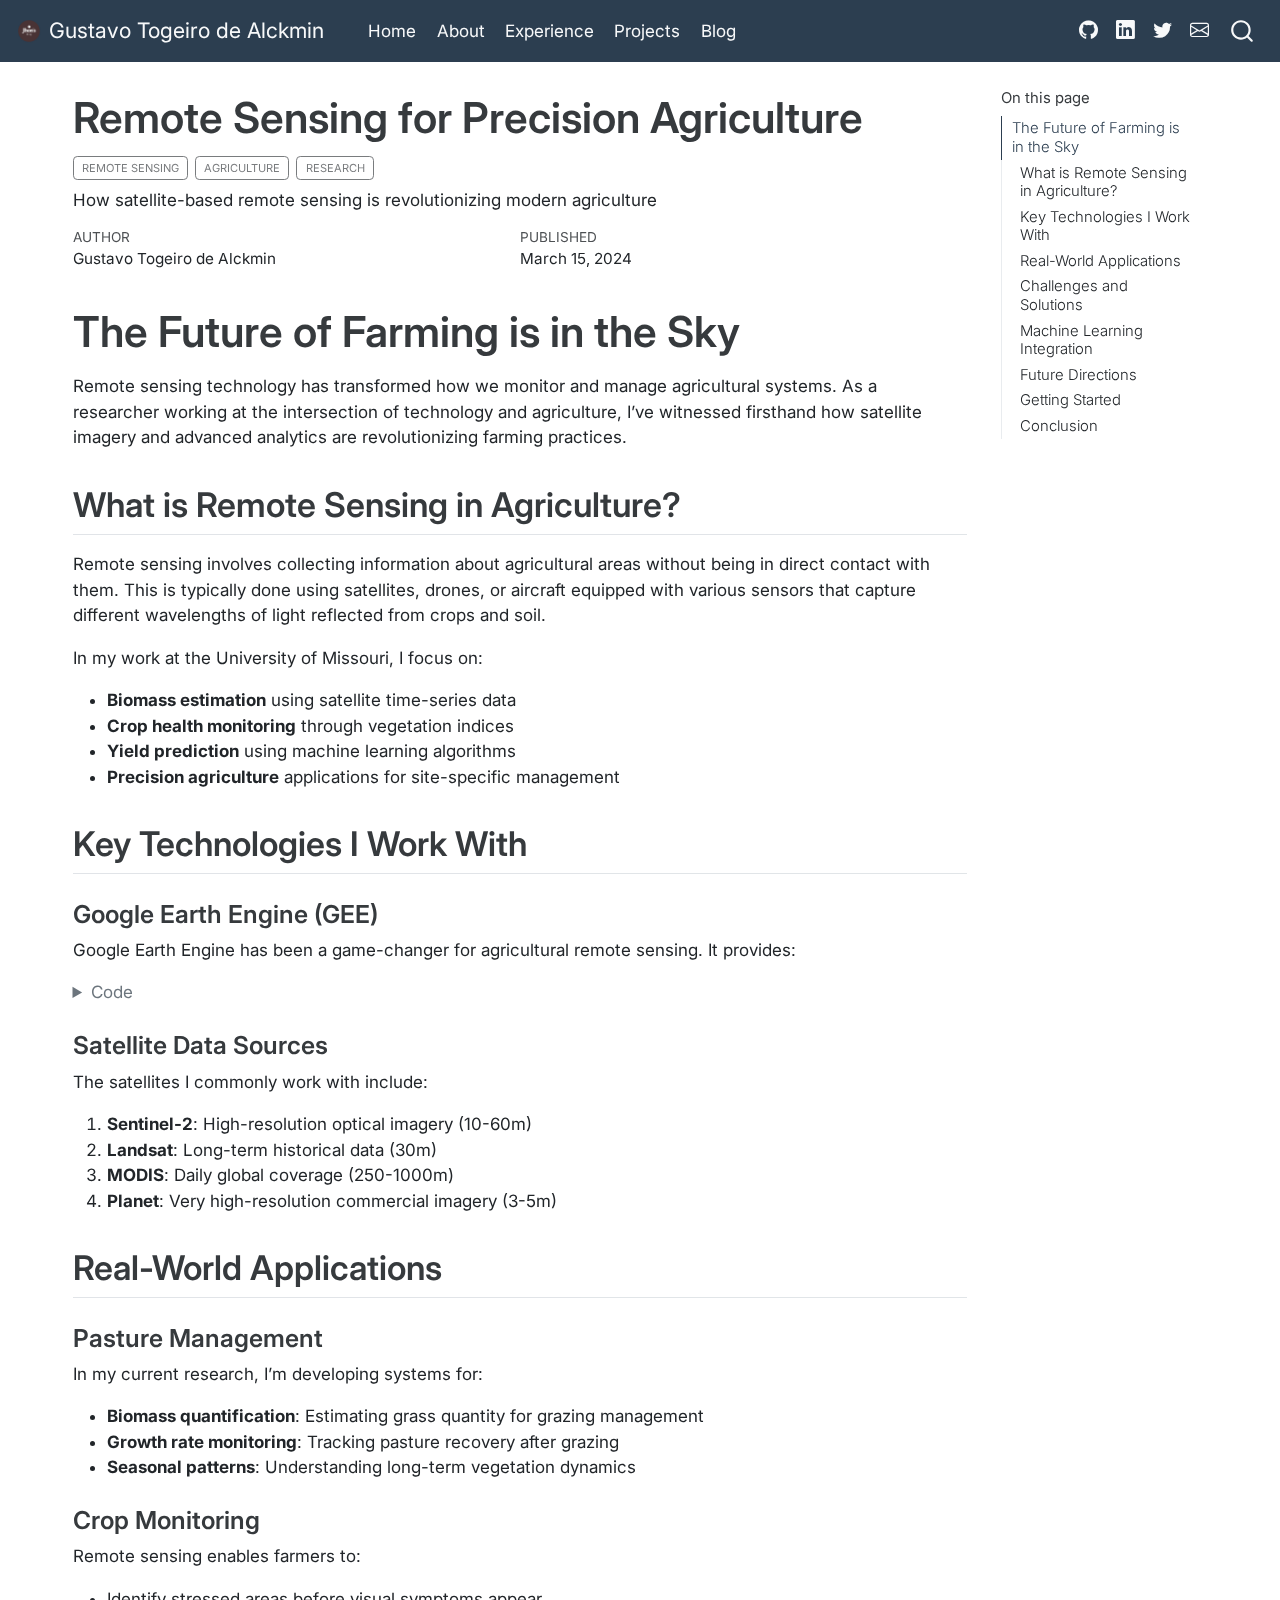
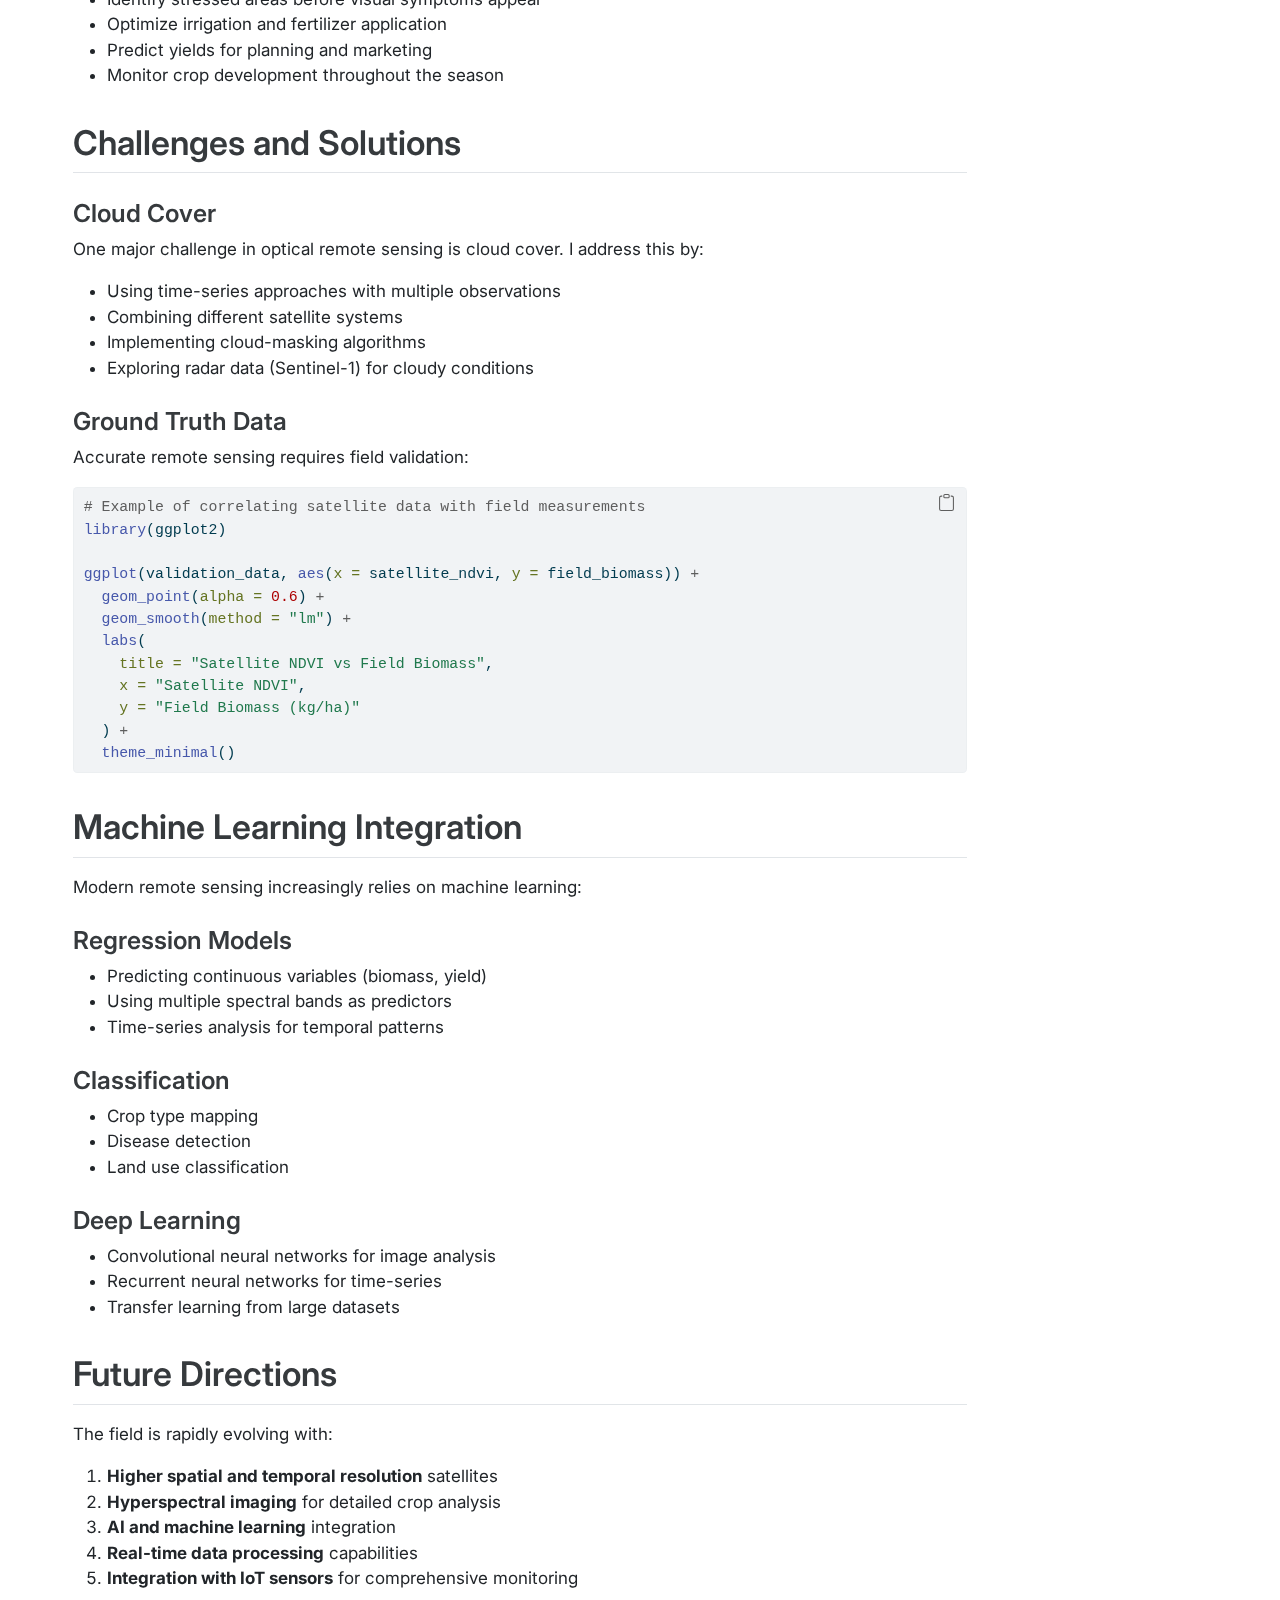
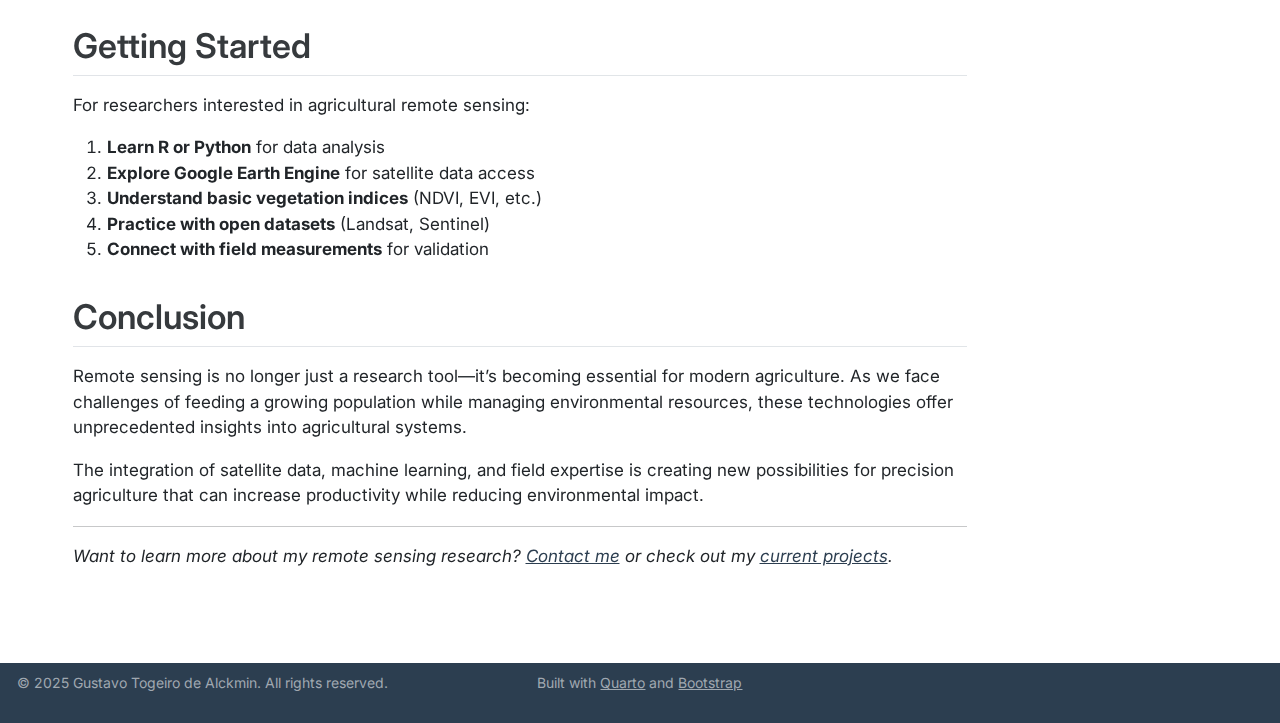
<file: docs/posts/remote-sensing-agriculture/index.html>
<!DOCTYPE html>
<html xmlns="http://www.w3.org/1999/xhtml" lang="en" xml:lang="en"><head>

<meta charset="utf-8">
<meta name="generator" content="quarto-1.3.450">

<meta name="viewport" content="width=device-width, initial-scale=1.0, user-scalable=yes">

<meta name="author" content="Gustavo Togeiro de Alckmin">
<meta name="dcterms.date" content="2024-03-15">
<meta name="description" content="How satellite-based remote sensing is revolutionizing modern agriculture">

<title>Gustavo Togeiro de Alckmin - Remote Sensing for Precision Agriculture</title>
<style>
code{white-space: pre-wrap;}
span.smallcaps{font-variant: small-caps;}
div.columns{display: flex; gap: min(4vw, 1.5em);}
div.column{flex: auto; overflow-x: auto;}
div.hanging-indent{margin-left: 1.5em; text-indent: -1.5em;}
ul.task-list{list-style: none;}
ul.task-list li input[type="checkbox"] {
  width: 0.8em;
  margin: 0 0.8em 0.2em -1em; /* quarto-specific, see https://github.com/quarto-dev/quarto-cli/issues/4556 */ 
  vertical-align: middle;
}
/* CSS for syntax highlighting */
pre > code.sourceCode { white-space: pre; position: relative; }
pre > code.sourceCode > span { display: inline-block; line-height: 1.25; }
pre > code.sourceCode > span:empty { height: 1.2em; }
.sourceCode { overflow: visible; }
code.sourceCode > span { color: inherit; text-decoration: inherit; }
div.sourceCode { margin: 1em 0; }
pre.sourceCode { margin: 0; }
@media screen {
div.sourceCode { overflow: auto; }
}
@media print {
pre > code.sourceCode { white-space: pre-wrap; }
pre > code.sourceCode > span { text-indent: -5em; padding-left: 5em; }
}
pre.numberSource code
  { counter-reset: source-line 0; }
pre.numberSource code > span
  { position: relative; left: -4em; counter-increment: source-line; }
pre.numberSource code > span > a:first-child::before
  { content: counter(source-line);
    position: relative; left: -1em; text-align: right; vertical-align: baseline;
    border: none; display: inline-block;
    -webkit-touch-callout: none; -webkit-user-select: none;
    -khtml-user-select: none; -moz-user-select: none;
    -ms-user-select: none; user-select: none;
    padding: 0 4px; width: 4em;
  }
pre.numberSource { margin-left: 3em;  padding-left: 4px; }
div.sourceCode
  {   }
@media screen {
pre > code.sourceCode > span > a:first-child::before { text-decoration: underline; }
}
</style>


<script src="../../site_libs/quarto-nav/quarto-nav.js"></script>
<script src="../../site_libs/quarto-nav/headroom.min.js"></script>
<script src="../../site_libs/clipboard/clipboard.min.js"></script>
<script src="../../site_libs/quarto-search/autocomplete.umd.js"></script>
<script src="../../site_libs/quarto-search/fuse.min.js"></script>
<script src="../../site_libs/quarto-search/quarto-search.js"></script>
<meta name="quarto:offset" content="../../">
<script src="../../site_libs/quarto-html/quarto.js"></script>
<script src="../../site_libs/quarto-html/popper.min.js"></script>
<script src="../../site_libs/quarto-html/tippy.umd.min.js"></script>
<script src="../../site_libs/quarto-html/anchor.min.js"></script>
<link href="../../site_libs/quarto-html/tippy.css" rel="stylesheet">
<link href="../../site_libs/quarto-html/quarto-syntax-highlighting.css" rel="stylesheet" id="quarto-text-highlighting-styles">
<script src="../../site_libs/bootstrap/bootstrap.min.js"></script>
<link href="../../site_libs/bootstrap/bootstrap-icons.css" rel="stylesheet">
<link href="../../site_libs/bootstrap/bootstrap.min.css" rel="stylesheet" id="quarto-bootstrap" data-mode="light">
<script id="quarto-search-options" type="application/json">{
  "location": "navbar",
  "copy-button": false,
  "collapse-after": 3,
  "panel-placement": "end",
  "type": "overlay",
  "limit": 20,
  "language": {
    "search-no-results-text": "No results",
    "search-matching-documents-text": "matching documents",
    "search-copy-link-title": "Copy link to search",
    "search-hide-matches-text": "Hide additional matches",
    "search-more-match-text": "more match in this document",
    "search-more-matches-text": "more matches in this document",
    "search-clear-button-title": "Clear",
    "search-detached-cancel-button-title": "Cancel",
    "search-submit-button-title": "Submit",
    "search-label": "Search"
  }
}</script>
<style>html{ scroll-behavior: smooth; }</style>


<link rel="stylesheet" href="../../styles.css">
</head>

<body class="nav-fixed">

<div id="quarto-search-results"></div>
  <header id="quarto-header" class="headroom fixed-top">
    <nav class="navbar navbar-expand-lg navbar-dark ">
      <div class="navbar-container container-fluid">
      <div class="navbar-brand-container">
    <a href="../../index.html" class="navbar-brand navbar-brand-logo">
    <img src="../../images/main-logo.png" alt="" class="navbar-logo">
    </a>
    <a class="navbar-brand" href="../../index.html">
    <span class="navbar-title">Gustavo Togeiro de Alckmin</span>
    </a>
  </div>
            <div id="quarto-search" class="" title="Search"></div>
          <button class="navbar-toggler" type="button" data-bs-toggle="collapse" data-bs-target="#navbarCollapse" aria-controls="navbarCollapse" aria-expanded="false" aria-label="Toggle navigation" onclick="if (window.quartoToggleHeadroom) { window.quartoToggleHeadroom(); }">
  <span class="navbar-toggler-icon"></span>
</button>
          <div class="collapse navbar-collapse" id="navbarCollapse">
            <ul class="navbar-nav navbar-nav-scroll me-auto">
  <li class="nav-item">
    <a class="nav-link" href="../../index.html" rel="" target="">
 <span class="menu-text">Home</span></a>
  </li>  
  <li class="nav-item">
    <a class="nav-link" href="../../about.html" rel="" target="">
 <span class="menu-text">About</span></a>
  </li>  
  <li class="nav-item">
    <a class="nav-link" href="../../experience.html" rel="" target="">
 <span class="menu-text">Experience</span></a>
  </li>  
  <li class="nav-item">
    <a class="nav-link" href="../../projects.html" rel="" target="">
 <span class="menu-text">Projects</span></a>
  </li>  
  <li class="nav-item">
    <a class="nav-link" href="../../posts/index.html" rel="" target="">
 <span class="menu-text">Blog</span></a>
  </li>  
</ul>
            <ul class="navbar-nav navbar-nav-scroll ms-auto">
  <li class="nav-item compact">
    <a class="nav-link" href="https://github.com/gtalckmin" rel="" target=""><i class="bi bi-github" role="img" aria-label="GitHub">
</i> 
 <span class="menu-text"></span></a>
  </li>  
  <li class="nav-item compact">
    <a class="nav-link" href="https://www.linkedin.com/in/gtalckmin/" rel="" target=""><i class="bi bi-linkedin" role="img" aria-label="LinkedIn">
</i> 
 <span class="menu-text"></span></a>
  </li>  
  <li class="nav-item compact">
    <a class="nav-link" href="https://twitter.com/GustavoTA8" rel="" target=""><i class="bi bi-twitter" role="img" aria-label="Twitter">
</i> 
 <span class="menu-text"></span></a>
  </li>  
  <li class="nav-item compact">
    <a class="nav-link" href="mailto:gustavo.togeirodealckmin@missouri.edu" rel="" target=""><i class="bi bi-envelope" role="img" aria-label="Email">
</i> 
 <span class="menu-text"></span></a>
  </li>  
</ul>
            <div class="quarto-navbar-tools">
</div>
          </div> <!-- /navcollapse -->
      </div> <!-- /container-fluid -->
    </nav>
</header>
<!-- content -->
<div id="quarto-content" class="quarto-container page-columns page-rows-contents page-layout-full page-navbar">
<!-- sidebar -->
<!-- margin-sidebar -->
    <div id="quarto-margin-sidebar" class="sidebar margin-sidebar">
        <nav id="TOC" role="doc-toc" class="toc-active">
    <h2 id="toc-title">On this page</h2>
   
  <ul>
  <li><a href="#the-future-of-farming-is-in-the-sky" id="toc-the-future-of-farming-is-in-the-sky" class="nav-link active" data-scroll-target="#the-future-of-farming-is-in-the-sky">The Future of Farming is in the Sky</a>
  <ul class="collapse">
  <li><a href="#what-is-remote-sensing-in-agriculture" id="toc-what-is-remote-sensing-in-agriculture" class="nav-link" data-scroll-target="#what-is-remote-sensing-in-agriculture">What is Remote Sensing in Agriculture?</a></li>
  <li><a href="#key-technologies-i-work-with" id="toc-key-technologies-i-work-with" class="nav-link" data-scroll-target="#key-technologies-i-work-with">Key Technologies I Work With</a>
  <ul class="collapse">
  <li><a href="#google-earth-engine-gee" id="toc-google-earth-engine-gee" class="nav-link" data-scroll-target="#google-earth-engine-gee">Google Earth Engine (GEE)</a></li>
  <li><a href="#satellite-data-sources" id="toc-satellite-data-sources" class="nav-link" data-scroll-target="#satellite-data-sources">Satellite Data Sources</a></li>
  </ul></li>
  <li><a href="#real-world-applications" id="toc-real-world-applications" class="nav-link" data-scroll-target="#real-world-applications">Real-World Applications</a>
  <ul class="collapse">
  <li><a href="#pasture-management" id="toc-pasture-management" class="nav-link" data-scroll-target="#pasture-management">Pasture Management</a></li>
  <li><a href="#crop-monitoring" id="toc-crop-monitoring" class="nav-link" data-scroll-target="#crop-monitoring">Crop Monitoring</a></li>
  </ul></li>
  <li><a href="#challenges-and-solutions" id="toc-challenges-and-solutions" class="nav-link" data-scroll-target="#challenges-and-solutions">Challenges and Solutions</a>
  <ul class="collapse">
  <li><a href="#cloud-cover" id="toc-cloud-cover" class="nav-link" data-scroll-target="#cloud-cover">Cloud Cover</a></li>
  <li><a href="#ground-truth-data" id="toc-ground-truth-data" class="nav-link" data-scroll-target="#ground-truth-data">Ground Truth Data</a></li>
  </ul></li>
  <li><a href="#machine-learning-integration" id="toc-machine-learning-integration" class="nav-link" data-scroll-target="#machine-learning-integration">Machine Learning Integration</a>
  <ul class="collapse">
  <li><a href="#regression-models" id="toc-regression-models" class="nav-link" data-scroll-target="#regression-models">Regression Models</a></li>
  <li><a href="#classification" id="toc-classification" class="nav-link" data-scroll-target="#classification">Classification</a></li>
  <li><a href="#deep-learning" id="toc-deep-learning" class="nav-link" data-scroll-target="#deep-learning">Deep Learning</a></li>
  </ul></li>
  <li><a href="#future-directions" id="toc-future-directions" class="nav-link" data-scroll-target="#future-directions">Future Directions</a></li>
  <li><a href="#getting-started" id="toc-getting-started" class="nav-link" data-scroll-target="#getting-started">Getting Started</a></li>
  <li><a href="#conclusion" id="toc-conclusion" class="nav-link" data-scroll-target="#conclusion">Conclusion</a></li>
  </ul></li>
  </ul>
</nav>
    </div>
<!-- main -->
<main class="content column-page-left" id="quarto-document-content">

<header id="title-block-header" class="quarto-title-block default">
<div class="quarto-title">
<h1 class="title">Remote Sensing for Precision Agriculture</h1>
  <div class="quarto-categories">
    <div class="quarto-category">Remote Sensing</div>
    <div class="quarto-category">Agriculture</div>
    <div class="quarto-category">Research</div>
  </div>
  </div>

<div>
  <div class="description">
    How satellite-based remote sensing is revolutionizing modern agriculture
  </div>
</div>


<div class="quarto-title-meta">

    <div>
    <div class="quarto-title-meta-heading">Author</div>
    <div class="quarto-title-meta-contents">
             <p>Gustavo Togeiro de Alckmin </p>
          </div>
  </div>
    
    <div>
    <div class="quarto-title-meta-heading">Published</div>
    <div class="quarto-title-meta-contents">
      <p class="date">March 15, 2024</p>
    </div>
  </div>
  
    
  </div>
  

</header>

<section id="the-future-of-farming-is-in-the-sky" class="level1">
<h1>The Future of Farming is in the Sky</h1>
<p>Remote sensing technology has transformed how we monitor and manage agricultural systems. As a researcher working at the intersection of technology and agriculture, I’ve witnessed firsthand how satellite imagery and advanced analytics are revolutionizing farming practices.</p>
<section id="what-is-remote-sensing-in-agriculture" class="level2">
<h2 class="anchored" data-anchor-id="what-is-remote-sensing-in-agriculture">What is Remote Sensing in Agriculture?</h2>
<p>Remote sensing involves collecting information about agricultural areas without being in direct contact with them. This is typically done using satellites, drones, or aircraft equipped with various sensors that capture different wavelengths of light reflected from crops and soil.</p>
<p>In my work at the University of Missouri, I focus on:</p>
<ul>
<li><strong>Biomass estimation</strong> using satellite time-series data</li>
<li><strong>Crop health monitoring</strong> through vegetation indices</li>
<li><strong>Yield prediction</strong> using machine learning algorithms</li>
<li><strong>Precision agriculture</strong> applications for site-specific management</li>
</ul>
</section>
<section id="key-technologies-i-work-with" class="level2">
<h2 class="anchored" data-anchor-id="key-technologies-i-work-with">Key Technologies I Work With</h2>
<section id="google-earth-engine-gee" class="level3">
<h3 class="anchored" data-anchor-id="google-earth-engine-gee">Google Earth Engine (GEE)</h3>
<p>Google Earth Engine has been a game-changer for agricultural remote sensing. It provides:</p>
<div class="cell" data-hash="index_cache/html/gee-example_4b401a3814d59a7e5ba01a4c10a374b9">
<details>
<summary>Code</summary>
<div class="sourceCode cell-code" id="cb1"><pre class="sourceCode r code-with-copy"><code class="sourceCode r"><span id="cb1-1"><a href="#cb1-1" aria-hidden="true" tabindex="-1"></a><span class="co"># Example of GEE workflow in R</span></span>
<span id="cb1-2"><a href="#cb1-2" aria-hidden="true" tabindex="-1"></a><span class="fu">library</span>(rgee)</span>
<span id="cb1-3"><a href="#cb1-3" aria-hidden="true" tabindex="-1"></a></span>
<span id="cb1-4"><a href="#cb1-4" aria-hidden="true" tabindex="-1"></a><span class="co"># Initialize GEE</span></span>
<span id="cb1-5"><a href="#cb1-5" aria-hidden="true" tabindex="-1"></a><span class="fu">ee_Initialize</span>()</span>
<span id="cb1-6"><a href="#cb1-6" aria-hidden="true" tabindex="-1"></a></span>
<span id="cb1-7"><a href="#cb1-7" aria-hidden="true" tabindex="-1"></a><span class="co"># Load Sentinel-2 imagery</span></span>
<span id="cb1-8"><a href="#cb1-8" aria-hidden="true" tabindex="-1"></a>s2 <span class="ot">&lt;-</span> ee<span class="sc">$</span><span class="fu">ImageCollection</span>(<span class="st">"COPERNICUS/S2_SR"</span>)<span class="sc">$</span></span>
<span id="cb1-9"><a href="#cb1-9" aria-hidden="true" tabindex="-1"></a>  <span class="fu">filterDate</span>(<span class="st">"2023-06-01"</span>, <span class="st">"2023-08-31"</span>)<span class="sc">$</span></span>
<span id="cb1-10"><a href="#cb1-10" aria-hidden="true" tabindex="-1"></a>  <span class="fu">filterBounds</span>(my_study_area)<span class="sc">$</span></span>
<span id="cb1-11"><a href="#cb1-11" aria-hidden="true" tabindex="-1"></a>  <span class="fu">filter</span>(ee<span class="sc">$</span>Filter<span class="sc">$</span><span class="fu">lt</span>(<span class="st">"CLOUDY_PIXEL_PERCENTAGE"</span>, <span class="dv">20</span>))</span>
<span id="cb1-12"><a href="#cb1-12" aria-hidden="true" tabindex="-1"></a></span>
<span id="cb1-13"><a href="#cb1-13" aria-hidden="true" tabindex="-1"></a><span class="co"># Calculate NDVI</span></span>
<span id="cb1-14"><a href="#cb1-14" aria-hidden="true" tabindex="-1"></a>ndvi <span class="ot">&lt;-</span> s2<span class="sc">$</span><span class="fu">map</span>(<span class="cf">function</span>(image) {</span>
<span id="cb1-15"><a href="#cb1-15" aria-hidden="true" tabindex="-1"></a>  <span class="fu">return</span>(image<span class="sc">$</span><span class="fu">normalizedDifference</span>(<span class="fu">c</span>(<span class="st">"B8"</span>, <span class="st">"B4"</span>))<span class="sc">$</span><span class="fu">rename</span>(<span class="st">"NDVI"</span>))</span>
<span id="cb1-16"><a href="#cb1-16" aria-hidden="true" tabindex="-1"></a>})</span>
<span id="cb1-17"><a href="#cb1-17" aria-hidden="true" tabindex="-1"></a></span>
<span id="cb1-18"><a href="#cb1-18" aria-hidden="true" tabindex="-1"></a><span class="co"># Get time series for analysis</span></span>
<span id="cb1-19"><a href="#cb1-19" aria-hidden="true" tabindex="-1"></a>ndvi_ts <span class="ot">&lt;-</span> ndvi<span class="sc">$</span><span class="fu">getRegion</span>(my_study_area, <span class="dv">10</span>)</span></code><button title="Copy to Clipboard" class="code-copy-button"><i class="bi"></i></button></pre></div>
</details>
</div>
</section>
<section id="satellite-data-sources" class="level3">
<h3 class="anchored" data-anchor-id="satellite-data-sources">Satellite Data Sources</h3>
<p>The satellites I commonly work with include:</p>
<ol type="1">
<li><strong>Sentinel-2</strong>: High-resolution optical imagery (10-60m)</li>
<li><strong>Landsat</strong>: Long-term historical data (30m)</li>
<li><strong>MODIS</strong>: Daily global coverage (250-1000m)</li>
<li><strong>Planet</strong>: Very high-resolution commercial imagery (3-5m)</li>
</ol>
</section>
</section>
<section id="real-world-applications" class="level2">
<h2 class="anchored" data-anchor-id="real-world-applications">Real-World Applications</h2>
<section id="pasture-management" class="level3">
<h3 class="anchored" data-anchor-id="pasture-management">Pasture Management</h3>
<p>In my current research, I’m developing systems for:</p>
<ul>
<li><strong>Biomass quantification</strong>: Estimating grass quantity for grazing management</li>
<li><strong>Growth rate monitoring</strong>: Tracking pasture recovery after grazing</li>
<li><strong>Seasonal patterns</strong>: Understanding long-term vegetation dynamics</li>
</ul>
</section>
<section id="crop-monitoring" class="level3">
<h3 class="anchored" data-anchor-id="crop-monitoring">Crop Monitoring</h3>
<p>Remote sensing enables farmers to:</p>
<ul>
<li>Identify stressed areas before visual symptoms appear</li>
<li>Optimize irrigation and fertilizer application</li>
<li>Predict yields for planning and marketing</li>
<li>Monitor crop development throughout the season</li>
</ul>
</section>
</section>
<section id="challenges-and-solutions" class="level2">
<h2 class="anchored" data-anchor-id="challenges-and-solutions">Challenges and Solutions</h2>
<section id="cloud-cover" class="level3">
<h3 class="anchored" data-anchor-id="cloud-cover">Cloud Cover</h3>
<p>One major challenge in optical remote sensing is cloud cover. I address this by:</p>
<ul>
<li>Using time-series approaches with multiple observations</li>
<li>Combining different satellite systems</li>
<li>Implementing cloud-masking algorithms</li>
<li>Exploring radar data (Sentinel-1) for cloudy conditions</li>
</ul>
</section>
<section id="ground-truth-data" class="level3">
<h3 class="anchored" data-anchor-id="ground-truth-data">Ground Truth Data</h3>
<p>Accurate remote sensing requires field validation:</p>
<div class="sourceCode" id="cb2"><pre class="sourceCode r code-with-copy"><code class="sourceCode r"><span id="cb2-1"><a href="#cb2-1" aria-hidden="true" tabindex="-1"></a><span class="co"># Example of correlating satellite data with field measurements</span></span>
<span id="cb2-2"><a href="#cb2-2" aria-hidden="true" tabindex="-1"></a><span class="fu">library</span>(ggplot2)</span>
<span id="cb2-3"><a href="#cb2-3" aria-hidden="true" tabindex="-1"></a></span>
<span id="cb2-4"><a href="#cb2-4" aria-hidden="true" tabindex="-1"></a><span class="fu">ggplot</span>(validation_data, <span class="fu">aes</span>(<span class="at">x =</span> satellite_ndvi, <span class="at">y =</span> field_biomass)) <span class="sc">+</span></span>
<span id="cb2-5"><a href="#cb2-5" aria-hidden="true" tabindex="-1"></a>  <span class="fu">geom_point</span>(<span class="at">alpha =</span> <span class="fl">0.6</span>) <span class="sc">+</span></span>
<span id="cb2-6"><a href="#cb2-6" aria-hidden="true" tabindex="-1"></a>  <span class="fu">geom_smooth</span>(<span class="at">method =</span> <span class="st">"lm"</span>) <span class="sc">+</span></span>
<span id="cb2-7"><a href="#cb2-7" aria-hidden="true" tabindex="-1"></a>  <span class="fu">labs</span>(</span>
<span id="cb2-8"><a href="#cb2-8" aria-hidden="true" tabindex="-1"></a>    <span class="at">title =</span> <span class="st">"Satellite NDVI vs Field Biomass"</span>,</span>
<span id="cb2-9"><a href="#cb2-9" aria-hidden="true" tabindex="-1"></a>    <span class="at">x =</span> <span class="st">"Satellite NDVI"</span>,</span>
<span id="cb2-10"><a href="#cb2-10" aria-hidden="true" tabindex="-1"></a>    <span class="at">y =</span> <span class="st">"Field Biomass (kg/ha)"</span></span>
<span id="cb2-11"><a href="#cb2-11" aria-hidden="true" tabindex="-1"></a>  ) <span class="sc">+</span></span>
<span id="cb2-12"><a href="#cb2-12" aria-hidden="true" tabindex="-1"></a>  <span class="fu">theme_minimal</span>()</span></code><button title="Copy to Clipboard" class="code-copy-button"><i class="bi"></i></button></pre></div>
</section>
</section>
<section id="machine-learning-integration" class="level2">
<h2 class="anchored" data-anchor-id="machine-learning-integration">Machine Learning Integration</h2>
<p>Modern remote sensing increasingly relies on machine learning:</p>
<section id="regression-models" class="level3">
<h3 class="anchored" data-anchor-id="regression-models">Regression Models</h3>
<ul>
<li>Predicting continuous variables (biomass, yield)</li>
<li>Using multiple spectral bands as predictors</li>
<li>Time-series analysis for temporal patterns</li>
</ul>
</section>
<section id="classification" class="level3">
<h3 class="anchored" data-anchor-id="classification">Classification</h3>
<ul>
<li>Crop type mapping</li>
<li>Disease detection</li>
<li>Land use classification</li>
</ul>
</section>
<section id="deep-learning" class="level3">
<h3 class="anchored" data-anchor-id="deep-learning">Deep Learning</h3>
<ul>
<li>Convolutional neural networks for image analysis</li>
<li>Recurrent neural networks for time-series</li>
<li>Transfer learning from large datasets</li>
</ul>
</section>
</section>
<section id="future-directions" class="level2">
<h2 class="anchored" data-anchor-id="future-directions">Future Directions</h2>
<p>The field is rapidly evolving with:</p>
<ol type="1">
<li><strong>Higher spatial and temporal resolution</strong> satellites</li>
<li><strong>Hyperspectral imaging</strong> for detailed crop analysis</li>
<li><strong>AI and machine learning</strong> integration</li>
<li><strong>Real-time data processing</strong> capabilities</li>
<li><strong>Integration with IoT sensors</strong> for comprehensive monitoring</li>
</ol>
</section>
<section id="getting-started" class="level2">
<h2 class="anchored" data-anchor-id="getting-started">Getting Started</h2>
<p>For researchers interested in agricultural remote sensing:</p>
<ol type="1">
<li><strong>Learn R or Python</strong> for data analysis</li>
<li><strong>Explore Google Earth Engine</strong> for satellite data access</li>
<li><strong>Understand basic vegetation indices</strong> (NDVI, EVI, etc.)</li>
<li><strong>Practice with open datasets</strong> (Landsat, Sentinel)</li>
<li><strong>Connect with field measurements</strong> for validation</li>
</ol>
</section>
<section id="conclusion" class="level2">
<h2 class="anchored" data-anchor-id="conclusion">Conclusion</h2>
<p>Remote sensing is no longer just a research tool—it’s becoming essential for modern agriculture. As we face challenges of feeding a growing population while managing environmental resources, these technologies offer unprecedented insights into agricultural systems.</p>
<p>The integration of satellite data, machine learning, and field expertise is creating new possibilities for precision agriculture that can increase productivity while reducing environmental impact.</p>
<hr>
<p><em>Want to learn more about my remote sensing research? <a href="mailto:gustavo.togeirodealckmin@missouri.edu">Contact me</a> or check out my <a href="../../projects.html">current projects</a>.</em></p>


</section>
</section>

</main> <!-- /main -->
<script id="quarto-html-after-body" type="application/javascript">
window.document.addEventListener("DOMContentLoaded", function (event) {
  const toggleBodyColorMode = (bsSheetEl) => {
    const mode = bsSheetEl.getAttribute("data-mode");
    const bodyEl = window.document.querySelector("body");
    if (mode === "dark") {
      bodyEl.classList.add("quarto-dark");
      bodyEl.classList.remove("quarto-light");
    } else {
      bodyEl.classList.add("quarto-light");
      bodyEl.classList.remove("quarto-dark");
    }
  }
  const toggleBodyColorPrimary = () => {
    const bsSheetEl = window.document.querySelector("link#quarto-bootstrap");
    if (bsSheetEl) {
      toggleBodyColorMode(bsSheetEl);
    }
  }
  toggleBodyColorPrimary();  
  const icon = "";
  const anchorJS = new window.AnchorJS();
  anchorJS.options = {
    placement: 'right',
    icon: icon
  };
  anchorJS.add('.anchored');
  const isCodeAnnotation = (el) => {
    for (const clz of el.classList) {
      if (clz.startsWith('code-annotation-')) {                     
        return true;
      }
    }
    return false;
  }
  const clipboard = new window.ClipboardJS('.code-copy-button', {
    text: function(trigger) {
      const codeEl = trigger.previousElementSibling.cloneNode(true);
      for (const childEl of codeEl.children) {
        if (isCodeAnnotation(childEl)) {
          childEl.remove();
        }
      }
      return codeEl.innerText;
    }
  });
  clipboard.on('success', function(e) {
    // button target
    const button = e.trigger;
    // don't keep focus
    button.blur();
    // flash "checked"
    button.classList.add('code-copy-button-checked');
    var currentTitle = button.getAttribute("title");
    button.setAttribute("title", "Copied!");
    let tooltip;
    if (window.bootstrap) {
      button.setAttribute("data-bs-toggle", "tooltip");
      button.setAttribute("data-bs-placement", "left");
      button.setAttribute("data-bs-title", "Copied!");
      tooltip = new bootstrap.Tooltip(button, 
        { trigger: "manual", 
          customClass: "code-copy-button-tooltip",
          offset: [0, -8]});
      tooltip.show();    
    }
    setTimeout(function() {
      if (tooltip) {
        tooltip.hide();
        button.removeAttribute("data-bs-title");
        button.removeAttribute("data-bs-toggle");
        button.removeAttribute("data-bs-placement");
      }
      button.setAttribute("title", currentTitle);
      button.classList.remove('code-copy-button-checked');
    }, 1000);
    // clear code selection
    e.clearSelection();
  });
  function tippyHover(el, contentFn) {
    const config = {
      allowHTML: true,
      content: contentFn,
      maxWidth: 500,
      delay: 100,
      arrow: false,
      appendTo: function(el) {
          return el.parentElement;
      },
      interactive: true,
      interactiveBorder: 10,
      theme: 'quarto',
      placement: 'bottom-start'
    };
    window.tippy(el, config); 
  }
  const noterefs = window.document.querySelectorAll('a[role="doc-noteref"]');
  for (var i=0; i<noterefs.length; i++) {
    const ref = noterefs[i];
    tippyHover(ref, function() {
      // use id or data attribute instead here
      let href = ref.getAttribute('data-footnote-href') || ref.getAttribute('href');
      try { href = new URL(href).hash; } catch {}
      const id = href.replace(/^#\/?/, "");
      const note = window.document.getElementById(id);
      return note.innerHTML;
    });
  }
      let selectedAnnoteEl;
      const selectorForAnnotation = ( cell, annotation) => {
        let cellAttr = 'data-code-cell="' + cell + '"';
        let lineAttr = 'data-code-annotation="' +  annotation + '"';
        const selector = 'span[' + cellAttr + '][' + lineAttr + ']';
        return selector;
      }
      const selectCodeLines = (annoteEl) => {
        const doc = window.document;
        const targetCell = annoteEl.getAttribute("data-target-cell");
        const targetAnnotation = annoteEl.getAttribute("data-target-annotation");
        const annoteSpan = window.document.querySelector(selectorForAnnotation(targetCell, targetAnnotation));
        const lines = annoteSpan.getAttribute("data-code-lines").split(",");
        const lineIds = lines.map((line) => {
          return targetCell + "-" + line;
        })
        let top = null;
        let height = null;
        let parent = null;
        if (lineIds.length > 0) {
            //compute the position of the single el (top and bottom and make a div)
            const el = window.document.getElementById(lineIds[0]);
            top = el.offsetTop;
            height = el.offsetHeight;
            parent = el.parentElement.parentElement;
          if (lineIds.length > 1) {
            const lastEl = window.document.getElementById(lineIds[lineIds.length - 1]);
            const bottom = lastEl.offsetTop + lastEl.offsetHeight;
            height = bottom - top;
          }
          if (top !== null && height !== null && parent !== null) {
            // cook up a div (if necessary) and position it 
            let div = window.document.getElementById("code-annotation-line-highlight");
            if (div === null) {
              div = window.document.createElement("div");
              div.setAttribute("id", "code-annotation-line-highlight");
              div.style.position = 'absolute';
              parent.appendChild(div);
            }
            div.style.top = top - 2 + "px";
            div.style.height = height + 4 + "px";
            let gutterDiv = window.document.getElementById("code-annotation-line-highlight-gutter");
            if (gutterDiv === null) {
              gutterDiv = window.document.createElement("div");
              gutterDiv.setAttribute("id", "code-annotation-line-highlight-gutter");
              gutterDiv.style.position = 'absolute';
              const codeCell = window.document.getElementById(targetCell);
              const gutter = codeCell.querySelector('.code-annotation-gutter');
              gutter.appendChild(gutterDiv);
            }
            gutterDiv.style.top = top - 2 + "px";
            gutterDiv.style.height = height + 4 + "px";
          }
          selectedAnnoteEl = annoteEl;
        }
      };
      const unselectCodeLines = () => {
        const elementsIds = ["code-annotation-line-highlight", "code-annotation-line-highlight-gutter"];
        elementsIds.forEach((elId) => {
          const div = window.document.getElementById(elId);
          if (div) {
            div.remove();
          }
        });
        selectedAnnoteEl = undefined;
      };
      // Attach click handler to the DT
      const annoteDls = window.document.querySelectorAll('dt[data-target-cell]');
      for (const annoteDlNode of annoteDls) {
        annoteDlNode.addEventListener('click', (event) => {
          const clickedEl = event.target;
          if (clickedEl !== selectedAnnoteEl) {
            unselectCodeLines();
            const activeEl = window.document.querySelector('dt[data-target-cell].code-annotation-active');
            if (activeEl) {
              activeEl.classList.remove('code-annotation-active');
            }
            selectCodeLines(clickedEl);
            clickedEl.classList.add('code-annotation-active');
          } else {
            // Unselect the line
            unselectCodeLines();
            clickedEl.classList.remove('code-annotation-active');
          }
        });
      }
  const findCites = (el) => {
    const parentEl = el.parentElement;
    if (parentEl) {
      const cites = parentEl.dataset.cites;
      if (cites) {
        return {
          el,
          cites: cites.split(' ')
        };
      } else {
        return findCites(el.parentElement)
      }
    } else {
      return undefined;
    }
  };
  var bibliorefs = window.document.querySelectorAll('a[role="doc-biblioref"]');
  for (var i=0; i<bibliorefs.length; i++) {
    const ref = bibliorefs[i];
    const citeInfo = findCites(ref);
    if (citeInfo) {
      tippyHover(citeInfo.el, function() {
        var popup = window.document.createElement('div');
        citeInfo.cites.forEach(function(cite) {
          var citeDiv = window.document.createElement('div');
          citeDiv.classList.add('hanging-indent');
          citeDiv.classList.add('csl-entry');
          var biblioDiv = window.document.getElementById('ref-' + cite);
          if (biblioDiv) {
            citeDiv.innerHTML = biblioDiv.innerHTML;
          }
          popup.appendChild(citeDiv);
        });
        return popup.innerHTML;
      });
    }
  }
});
</script>
</div> <!-- /content -->
<footer class="footer">
  <div class="nav-footer">
    <div class="nav-footer-left">© 2025 Gustavo Togeiro de Alckmin. All rights reserved.</div>   
    <div class="nav-footer-center">Built with <a href="https://quarto.org/">Quarto</a> and <a href="https://getbootstrap.com/">Bootstrap</a></div>
    <div class="nav-footer-right"><a href="mailto:gustavo.togeirodealckmin@missouri.edu"></a> <a href="https://github.com/gtalckmin"></a> <a href="https://www.linkedin.com/in/gtalckmin/"></a></div>
  </div>
</footer>



<script src="../../site_libs/quarto-html/zenscroll-min.js"></script>
</body></html>
</file>
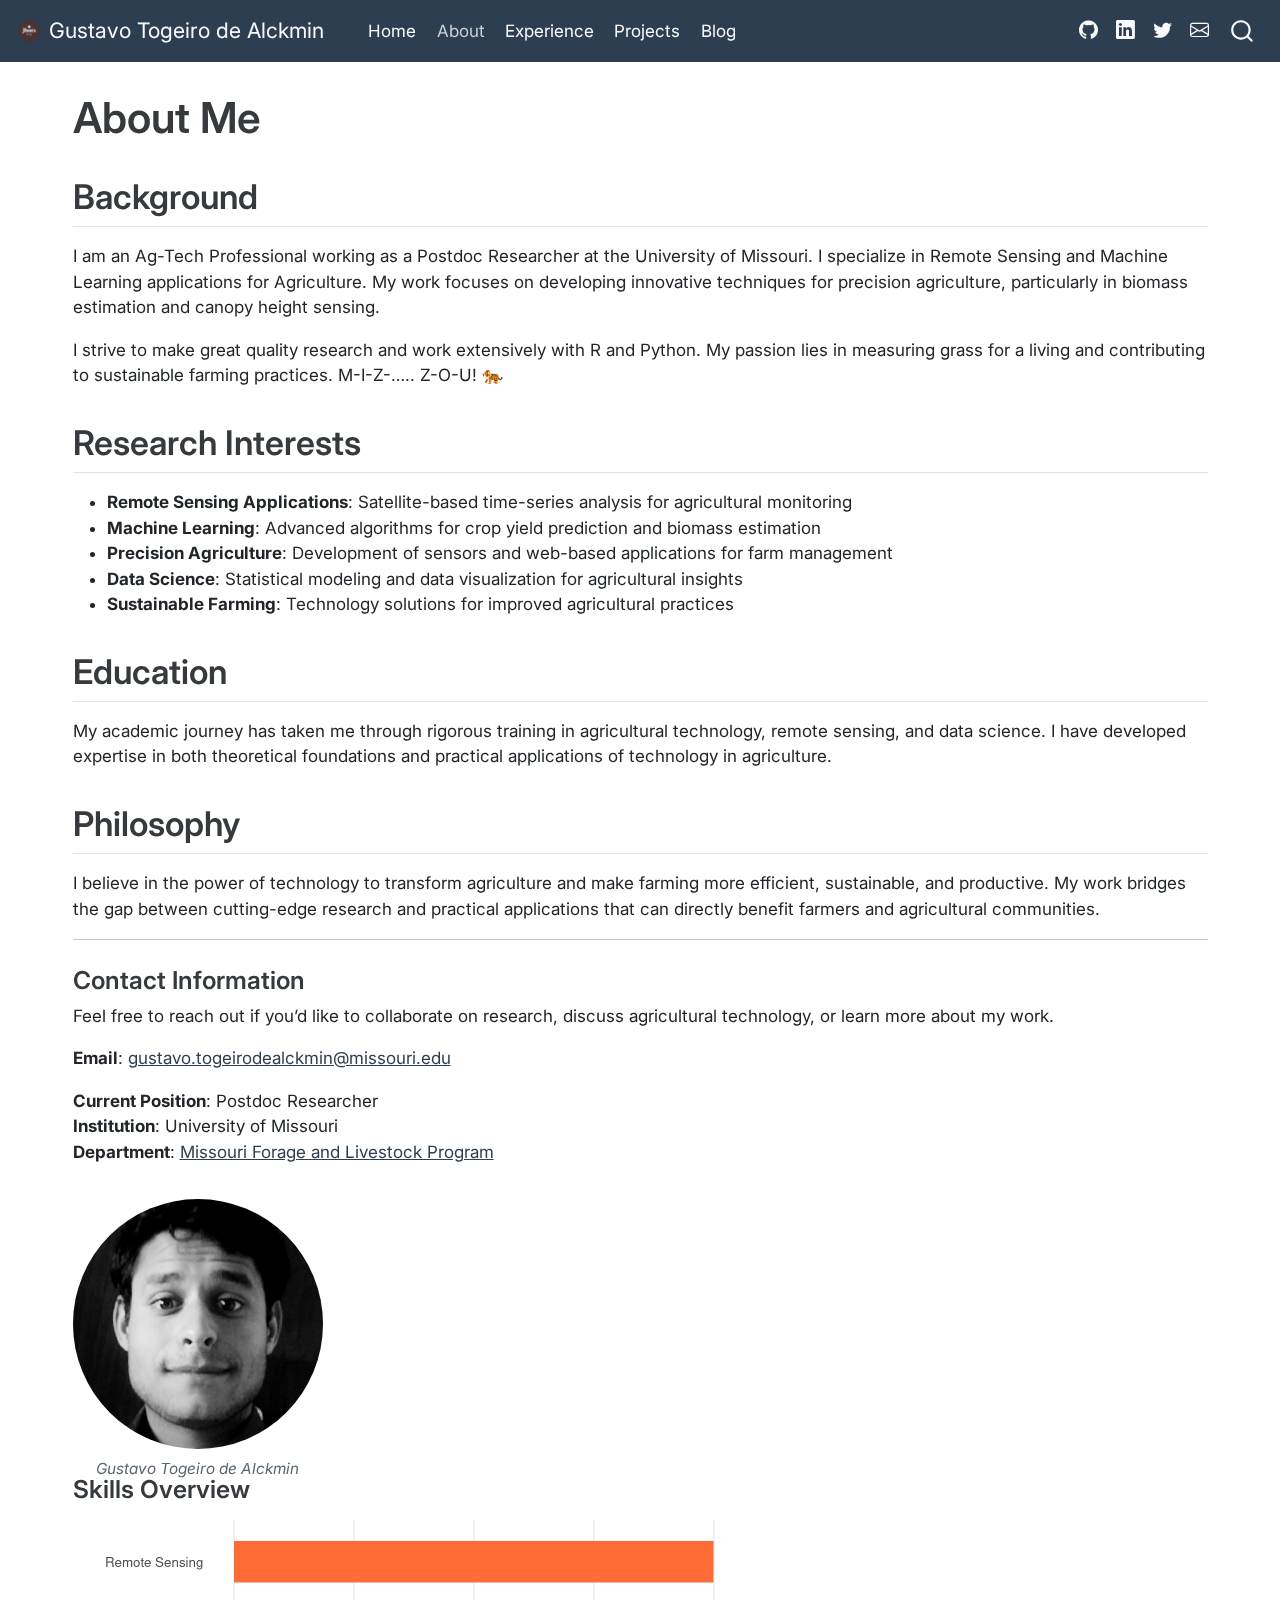
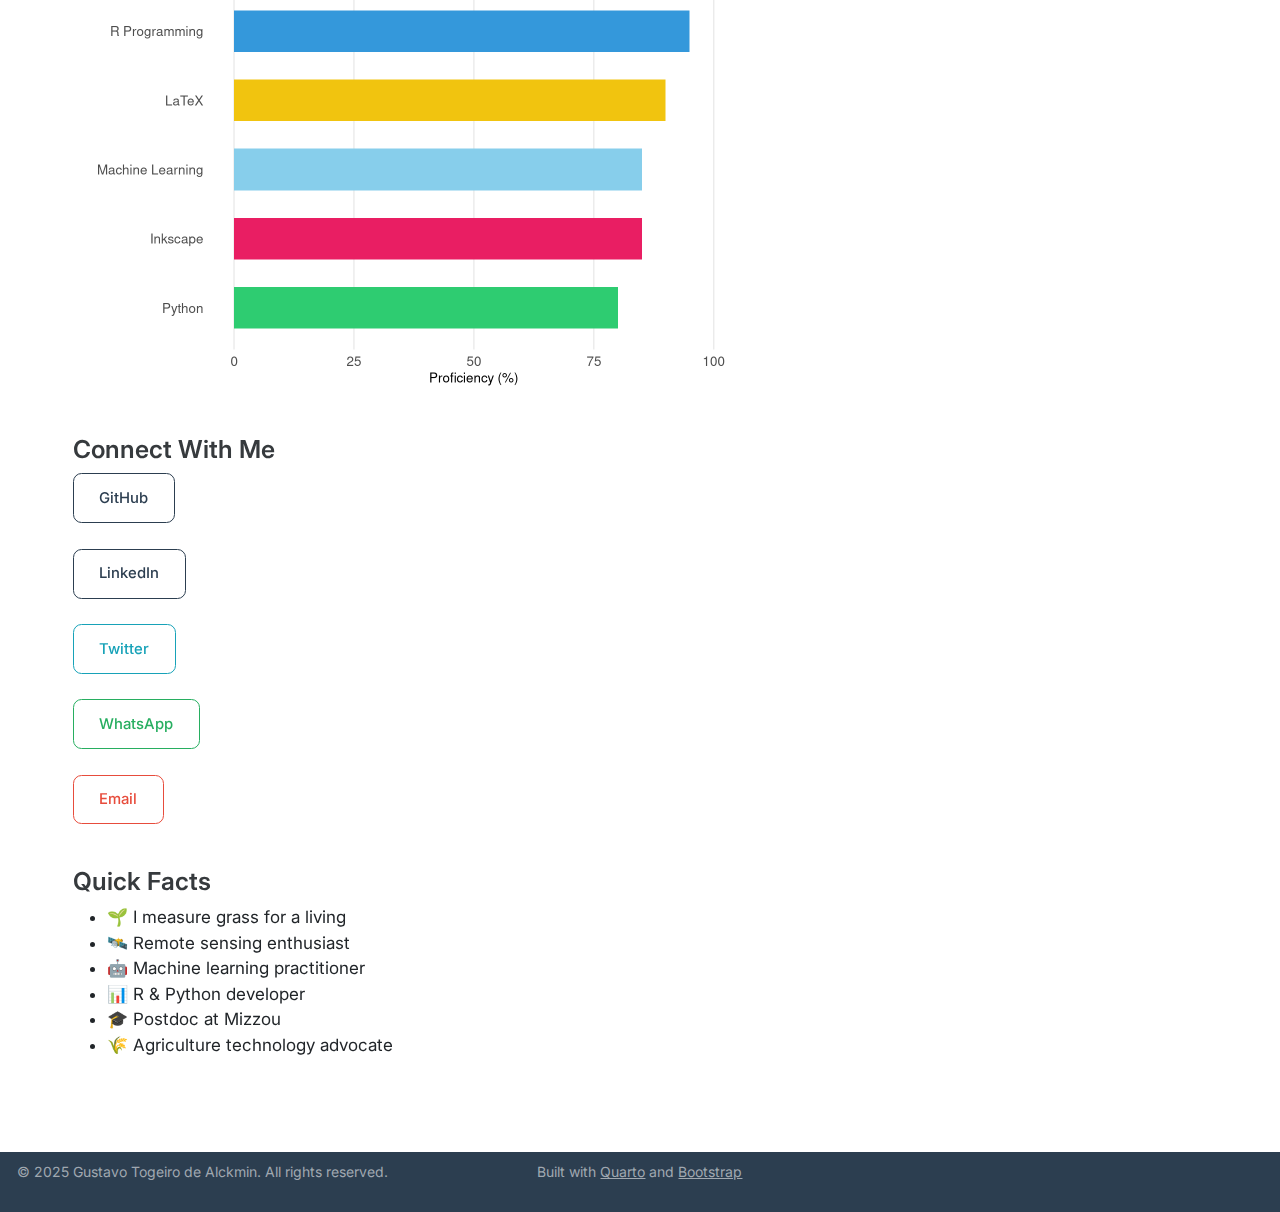
<file: docs/about.html>
<!DOCTYPE html>
<html xmlns="http://www.w3.org/1999/xhtml" lang="en" xml:lang="en"><head>

<meta charset="utf-8">
<meta name="generator" content="quarto-1.3.450">

<meta name="viewport" content="width=device-width, initial-scale=1.0, user-scalable=yes">


<title>Gustavo Togeiro de Alckmin - About Me</title>
<style>
code{white-space: pre-wrap;}
span.smallcaps{font-variant: small-caps;}
div.columns{display: flex; gap: min(4vw, 1.5em);}
div.column{flex: auto; overflow-x: auto;}
div.hanging-indent{margin-left: 1.5em; text-indent: -1.5em;}
ul.task-list{list-style: none;}
ul.task-list li input[type="checkbox"] {
  width: 0.8em;
  margin: 0 0.8em 0.2em -1em; /* quarto-specific, see https://github.com/quarto-dev/quarto-cli/issues/4556 */ 
  vertical-align: middle;
}
</style>


<script src="site_libs/quarto-nav/quarto-nav.js"></script>
<script src="site_libs/quarto-nav/headroom.min.js"></script>
<script src="site_libs/clipboard/clipboard.min.js"></script>
<script src="site_libs/quarto-search/autocomplete.umd.js"></script>
<script src="site_libs/quarto-search/fuse.min.js"></script>
<script src="site_libs/quarto-search/quarto-search.js"></script>
<meta name="quarto:offset" content="./">
<script src="site_libs/quarto-html/quarto.js"></script>
<script src="site_libs/quarto-html/popper.min.js"></script>
<script src="site_libs/quarto-html/tippy.umd.min.js"></script>
<script src="site_libs/quarto-html/anchor.min.js"></script>
<link href="site_libs/quarto-html/tippy.css" rel="stylesheet">
<link href="site_libs/quarto-html/quarto-syntax-highlighting.css" rel="stylesheet" id="quarto-text-highlighting-styles">
<script src="site_libs/bootstrap/bootstrap.min.js"></script>
<link href="site_libs/bootstrap/bootstrap-icons.css" rel="stylesheet">
<link href="site_libs/bootstrap/bootstrap.min.css" rel="stylesheet" id="quarto-bootstrap" data-mode="light">
<script id="quarto-search-options" type="application/json">{
  "location": "navbar",
  "copy-button": false,
  "collapse-after": 3,
  "panel-placement": "end",
  "type": "overlay",
  "limit": 20,
  "language": {
    "search-no-results-text": "No results",
    "search-matching-documents-text": "matching documents",
    "search-copy-link-title": "Copy link to search",
    "search-hide-matches-text": "Hide additional matches",
    "search-more-match-text": "more match in this document",
    "search-more-matches-text": "more matches in this document",
    "search-clear-button-title": "Clear",
    "search-detached-cancel-button-title": "Cancel",
    "search-submit-button-title": "Submit",
    "search-label": "Search"
  }
}</script>
<style>html{ scroll-behavior: smooth; }</style>


<link rel="stylesheet" href="styles.css">
</head>

<body class="nav-fixed">

<div id="quarto-search-results"></div>
  <header id="quarto-header" class="headroom fixed-top">
    <nav class="navbar navbar-expand-lg navbar-dark ">
      <div class="navbar-container container-fluid">
      <div class="navbar-brand-container">
    <a href="./index.html" class="navbar-brand navbar-brand-logo">
    <img src="./images/main-logo.png" alt="" class="navbar-logo">
    </a>
    <a class="navbar-brand" href="./index.html">
    <span class="navbar-title">Gustavo Togeiro de Alckmin</span>
    </a>
  </div>
            <div id="quarto-search" class="" title="Search"></div>
          <button class="navbar-toggler" type="button" data-bs-toggle="collapse" data-bs-target="#navbarCollapse" aria-controls="navbarCollapse" aria-expanded="false" aria-label="Toggle navigation" onclick="if (window.quartoToggleHeadroom) { window.quartoToggleHeadroom(); }">
  <span class="navbar-toggler-icon"></span>
</button>
          <div class="collapse navbar-collapse" id="navbarCollapse">
            <ul class="navbar-nav navbar-nav-scroll me-auto">
  <li class="nav-item">
    <a class="nav-link" href="./index.html" rel="" target="">
 <span class="menu-text">Home</span></a>
  </li>  
  <li class="nav-item">
    <a class="nav-link active" href="./about.html" rel="" target="" aria-current="page">
 <span class="menu-text">About</span></a>
  </li>  
  <li class="nav-item">
    <a class="nav-link" href="./experience.html" rel="" target="">
 <span class="menu-text">Experience</span></a>
  </li>  
  <li class="nav-item">
    <a class="nav-link" href="./projects.html" rel="" target="">
 <span class="menu-text">Projects</span></a>
  </li>  
  <li class="nav-item">
    <a class="nav-link" href="./posts/index.html" rel="" target="">
 <span class="menu-text">Blog</span></a>
  </li>  
</ul>
            <ul class="navbar-nav navbar-nav-scroll ms-auto">
  <li class="nav-item compact">
    <a class="nav-link" href="https://github.com/gtalckmin" rel="" target=""><i class="bi bi-github" role="img" aria-label="GitHub">
</i> 
 <span class="menu-text"></span></a>
  </li>  
  <li class="nav-item compact">
    <a class="nav-link" href="https://www.linkedin.com/in/gtalckmin/" rel="" target=""><i class="bi bi-linkedin" role="img" aria-label="LinkedIn">
</i> 
 <span class="menu-text"></span></a>
  </li>  
  <li class="nav-item compact">
    <a class="nav-link" href="https://twitter.com/GustavoTA8" rel="" target=""><i class="bi bi-twitter" role="img" aria-label="Twitter">
</i> 
 <span class="menu-text"></span></a>
  </li>  
  <li class="nav-item compact">
    <a class="nav-link" href="mailto:gustavo.togeirodealckmin@missouri.edu" rel="" target=""><i class="bi bi-envelope" role="img" aria-label="Email">
</i> 
 <span class="menu-text"></span></a>
  </li>  
</ul>
            <div class="quarto-navbar-tools">
</div>
          </div> <!-- /navcollapse -->
      </div> <!-- /container-fluid -->
    </nav>
</header>
<!-- content -->
<div id="quarto-content" class="quarto-container page-columns page-rows-contents page-layout-full page-navbar">
<!-- sidebar -->
<!-- margin-sidebar -->
    <div id="quarto-margin-sidebar" class="sidebar margin-sidebar zindex-bottom">
        
    </div>
<!-- main -->
<main class="content column-page" id="quarto-document-content">

<header id="title-block-header" class="quarto-title-block default">
<div class="quarto-title">
<h1 class="title">About Me</h1>
</div>



<div class="quarto-title-meta">

    
  
    
  </div>
  

</header>

<div class="container">
<div class="row">
<div class="col-md-8">
<section id="background" class="level2">
<h2 class="anchored" data-anchor-id="background">Background</h2>
<p>I am an Ag-Tech Professional working as a Postdoc Researcher at the University of Missouri. I specialize in Remote Sensing and Machine Learning applications for Agriculture. My work focuses on developing innovative techniques for precision agriculture, particularly in biomass estimation and canopy height sensing.</p>
<p>I strive to make great quality research and work extensively with R and Python. My passion lies in measuring grass for a living and contributing to sustainable farming practices. M-I-Z-….. Z-O-U! 🐅</p>
</section>
<section id="research-interests" class="level2">
<h2 class="anchored" data-anchor-id="research-interests">Research Interests</h2>
<ul>
<li><strong>Remote Sensing Applications</strong>: Satellite-based time-series analysis for agricultural monitoring</li>
<li><strong>Machine Learning</strong>: Advanced algorithms for crop yield prediction and biomass estimation<br>
</li>
<li><strong>Precision Agriculture</strong>: Development of sensors and web-based applications for farm management</li>
<li><strong>Data Science</strong>: Statistical modeling and data visualization for agricultural insights</li>
<li><strong>Sustainable Farming</strong>: Technology solutions for improved agricultural practices</li>
</ul>
</section>
<section id="education" class="level2">
<h2 class="anchored" data-anchor-id="education">Education</h2>
<p>My academic journey has taken me through rigorous training in agricultural technology, remote sensing, and data science. I have developed expertise in both theoretical foundations and practical applications of technology in agriculture.</p>
</section>
<section id="philosophy" class="level2">
<h2 class="anchored" data-anchor-id="philosophy">Philosophy</h2>
<p>I believe in the power of technology to transform agriculture and make farming more efficient, sustainable, and productive. My work bridges the gap between cutting-edge research and practical applications that can directly benefit farmers and agricultural communities.</p>
<hr>
<section id="contact-information" class="level3">
<h3 class="anchored" data-anchor-id="contact-information">Contact Information</h3>
<p>Feel free to reach out if you’d like to collaborate on research, discuss agricultural technology, or learn more about my work.</p>
<p><strong>Email</strong>: <a href="mailto:gustavo.togeirodealckmin@missouri.edu">gustavo.togeirodealckmin@missouri.edu</a></p>
<p><strong>Current Position</strong>: Postdoc Researcher<br>
<strong>Institution</strong>: University of Missouri<br>
<strong>Department</strong>: <a href="https://muforagelivestock.org/">Missouri Forage and Livestock Program</a></p>
</section>
</section>
</div>
<div class="col-md-4">
<div class="sticky-top pt-3">
<div class="quarto-figure quarto-figure-center" style="width: 250px; height: 250px; object-fit: cover;">
<figure class="figure">
<p><img src="images/author/Gustavo.jpg" class="img-fluid rounded-circle mx-auto d-block figure-img"></p>
<figcaption class="figure-caption">Gustavo Togeiro de Alckmin</figcaption>
</figure>
</div>
<section id="skills-overview" class="level3">
<h3 class="anchored" data-anchor-id="skills-overview">Skills Overview</h3>
<div class="cell" data-hash="about_cache/html/unnamed-chunk-1_3dace734bfb07f4cd84f8453f0429a6b">
<div class="cell-output-display">
<p><img src="about_files/figure-html/unnamed-chunk-1-1.png" class="img-fluid" width="672"></p>
</div>
</div>
</section>
<section id="connect-with-me" class="level3">
<h3 class="anchored" data-anchor-id="connect-with-me">Connect With Me</h3>
<div class="d-grid gap-2">
<p><a href="https://github.com/gtalckmin" class="btn btn-outline-dark btn-sm"> GitHub</a></p>
<p><a href="https://www.linkedin.com/in/gtalckmin/" class="btn btn-outline-primary btn-sm"> LinkedIn</a></p>
<p><a href="https://twitter.com/GustavoTA8" class="btn btn-outline-info btn-sm"> Twitter</a></p>
<p><a href="https://wa.me/message/JHMF5ARIGFTSB1" class="btn btn-outline-success btn-sm"> WhatsApp</a></p>
<p><a href="mailto:gustavo.togeirodealckmin@missouri.edu" class="btn btn-outline-danger btn-sm"> Email</a></p>
</div>
</section>
<section id="quick-facts" class="level3">
<h3 class="anchored" data-anchor-id="quick-facts">Quick Facts</h3>
<ul>
<li>🌱 I measure grass for a living</li>
<li>🛰️ Remote sensing enthusiast<br>
</li>
<li>🤖 Machine learning practitioner</li>
<li>📊 R &amp; Python developer</li>
<li>🎓 Postdoc at Mizzou</li>
<li>🌾 Agriculture technology advocate</li>
</ul>
</section>
</div>
</div>
</div>
</div>



</main> <!-- /main -->
<script id="quarto-html-after-body" type="application/javascript">
window.document.addEventListener("DOMContentLoaded", function (event) {
  const toggleBodyColorMode = (bsSheetEl) => {
    const mode = bsSheetEl.getAttribute("data-mode");
    const bodyEl = window.document.querySelector("body");
    if (mode === "dark") {
      bodyEl.classList.add("quarto-dark");
      bodyEl.classList.remove("quarto-light");
    } else {
      bodyEl.classList.add("quarto-light");
      bodyEl.classList.remove("quarto-dark");
    }
  }
  const toggleBodyColorPrimary = () => {
    const bsSheetEl = window.document.querySelector("link#quarto-bootstrap");
    if (bsSheetEl) {
      toggleBodyColorMode(bsSheetEl);
    }
  }
  toggleBodyColorPrimary();  
  const icon = "";
  const anchorJS = new window.AnchorJS();
  anchorJS.options = {
    placement: 'right',
    icon: icon
  };
  anchorJS.add('.anchored');
  const isCodeAnnotation = (el) => {
    for (const clz of el.classList) {
      if (clz.startsWith('code-annotation-')) {                     
        return true;
      }
    }
    return false;
  }
  const clipboard = new window.ClipboardJS('.code-copy-button', {
    text: function(trigger) {
      const codeEl = trigger.previousElementSibling.cloneNode(true);
      for (const childEl of codeEl.children) {
        if (isCodeAnnotation(childEl)) {
          childEl.remove();
        }
      }
      return codeEl.innerText;
    }
  });
  clipboard.on('success', function(e) {
    // button target
    const button = e.trigger;
    // don't keep focus
    button.blur();
    // flash "checked"
    button.classList.add('code-copy-button-checked');
    var currentTitle = button.getAttribute("title");
    button.setAttribute("title", "Copied!");
    let tooltip;
    if (window.bootstrap) {
      button.setAttribute("data-bs-toggle", "tooltip");
      button.setAttribute("data-bs-placement", "left");
      button.setAttribute("data-bs-title", "Copied!");
      tooltip = new bootstrap.Tooltip(button, 
        { trigger: "manual", 
          customClass: "code-copy-button-tooltip",
          offset: [0, -8]});
      tooltip.show();    
    }
    setTimeout(function() {
      if (tooltip) {
        tooltip.hide();
        button.removeAttribute("data-bs-title");
        button.removeAttribute("data-bs-toggle");
        button.removeAttribute("data-bs-placement");
      }
      button.setAttribute("title", currentTitle);
      button.classList.remove('code-copy-button-checked');
    }, 1000);
    // clear code selection
    e.clearSelection();
  });
  function tippyHover(el, contentFn) {
    const config = {
      allowHTML: true,
      content: contentFn,
      maxWidth: 500,
      delay: 100,
      arrow: false,
      appendTo: function(el) {
          return el.parentElement;
      },
      interactive: true,
      interactiveBorder: 10,
      theme: 'quarto',
      placement: 'bottom-start'
    };
    window.tippy(el, config); 
  }
  const noterefs = window.document.querySelectorAll('a[role="doc-noteref"]');
  for (var i=0; i<noterefs.length; i++) {
    const ref = noterefs[i];
    tippyHover(ref, function() {
      // use id or data attribute instead here
      let href = ref.getAttribute('data-footnote-href') || ref.getAttribute('href');
      try { href = new URL(href).hash; } catch {}
      const id = href.replace(/^#\/?/, "");
      const note = window.document.getElementById(id);
      return note.innerHTML;
    });
  }
      let selectedAnnoteEl;
      const selectorForAnnotation = ( cell, annotation) => {
        let cellAttr = 'data-code-cell="' + cell + '"';
        let lineAttr = 'data-code-annotation="' +  annotation + '"';
        const selector = 'span[' + cellAttr + '][' + lineAttr + ']';
        return selector;
      }
      const selectCodeLines = (annoteEl) => {
        const doc = window.document;
        const targetCell = annoteEl.getAttribute("data-target-cell");
        const targetAnnotation = annoteEl.getAttribute("data-target-annotation");
        const annoteSpan = window.document.querySelector(selectorForAnnotation(targetCell, targetAnnotation));
        const lines = annoteSpan.getAttribute("data-code-lines").split(",");
        const lineIds = lines.map((line) => {
          return targetCell + "-" + line;
        })
        let top = null;
        let height = null;
        let parent = null;
        if (lineIds.length > 0) {
            //compute the position of the single el (top and bottom and make a div)
            const el = window.document.getElementById(lineIds[0]);
            top = el.offsetTop;
            height = el.offsetHeight;
            parent = el.parentElement.parentElement;
          if (lineIds.length > 1) {
            const lastEl = window.document.getElementById(lineIds[lineIds.length - 1]);
            const bottom = lastEl.offsetTop + lastEl.offsetHeight;
            height = bottom - top;
          }
          if (top !== null && height !== null && parent !== null) {
            // cook up a div (if necessary) and position it 
            let div = window.document.getElementById("code-annotation-line-highlight");
            if (div === null) {
              div = window.document.createElement("div");
              div.setAttribute("id", "code-annotation-line-highlight");
              div.style.position = 'absolute';
              parent.appendChild(div);
            }
            div.style.top = top - 2 + "px";
            div.style.height = height + 4 + "px";
            let gutterDiv = window.document.getElementById("code-annotation-line-highlight-gutter");
            if (gutterDiv === null) {
              gutterDiv = window.document.createElement("div");
              gutterDiv.setAttribute("id", "code-annotation-line-highlight-gutter");
              gutterDiv.style.position = 'absolute';
              const codeCell = window.document.getElementById(targetCell);
              const gutter = codeCell.querySelector('.code-annotation-gutter');
              gutter.appendChild(gutterDiv);
            }
            gutterDiv.style.top = top - 2 + "px";
            gutterDiv.style.height = height + 4 + "px";
          }
          selectedAnnoteEl = annoteEl;
        }
      };
      const unselectCodeLines = () => {
        const elementsIds = ["code-annotation-line-highlight", "code-annotation-line-highlight-gutter"];
        elementsIds.forEach((elId) => {
          const div = window.document.getElementById(elId);
          if (div) {
            div.remove();
          }
        });
        selectedAnnoteEl = undefined;
      };
      // Attach click handler to the DT
      const annoteDls = window.document.querySelectorAll('dt[data-target-cell]');
      for (const annoteDlNode of annoteDls) {
        annoteDlNode.addEventListener('click', (event) => {
          const clickedEl = event.target;
          if (clickedEl !== selectedAnnoteEl) {
            unselectCodeLines();
            const activeEl = window.document.querySelector('dt[data-target-cell].code-annotation-active');
            if (activeEl) {
              activeEl.classList.remove('code-annotation-active');
            }
            selectCodeLines(clickedEl);
            clickedEl.classList.add('code-annotation-active');
          } else {
            // Unselect the line
            unselectCodeLines();
            clickedEl.classList.remove('code-annotation-active');
          }
        });
      }
  const findCites = (el) => {
    const parentEl = el.parentElement;
    if (parentEl) {
      const cites = parentEl.dataset.cites;
      if (cites) {
        return {
          el,
          cites: cites.split(' ')
        };
      } else {
        return findCites(el.parentElement)
      }
    } else {
      return undefined;
    }
  };
  var bibliorefs = window.document.querySelectorAll('a[role="doc-biblioref"]');
  for (var i=0; i<bibliorefs.length; i++) {
    const ref = bibliorefs[i];
    const citeInfo = findCites(ref);
    if (citeInfo) {
      tippyHover(citeInfo.el, function() {
        var popup = window.document.createElement('div');
        citeInfo.cites.forEach(function(cite) {
          var citeDiv = window.document.createElement('div');
          citeDiv.classList.add('hanging-indent');
          citeDiv.classList.add('csl-entry');
          var biblioDiv = window.document.getElementById('ref-' + cite);
          if (biblioDiv) {
            citeDiv.innerHTML = biblioDiv.innerHTML;
          }
          popup.appendChild(citeDiv);
        });
        return popup.innerHTML;
      });
    }
  }
});
</script>
</div> <!-- /content -->
<footer class="footer">
  <div class="nav-footer">
    <div class="nav-footer-left">© 2025 Gustavo Togeiro de Alckmin. All rights reserved.</div>   
    <div class="nav-footer-center">Built with <a href="https://quarto.org/">Quarto</a> and <a href="https://getbootstrap.com/">Bootstrap</a></div>
    <div class="nav-footer-right"><a href="mailto:gustavo.togeirodealckmin@missouri.edu"></a> <a href="https://github.com/gtalckmin"></a> <a href="https://www.linkedin.com/in/gtalckmin/"></a></div>
  </div>
</footer>



<script src="site_libs/quarto-html/zenscroll-min.js"></script>
</body></html>
</file>
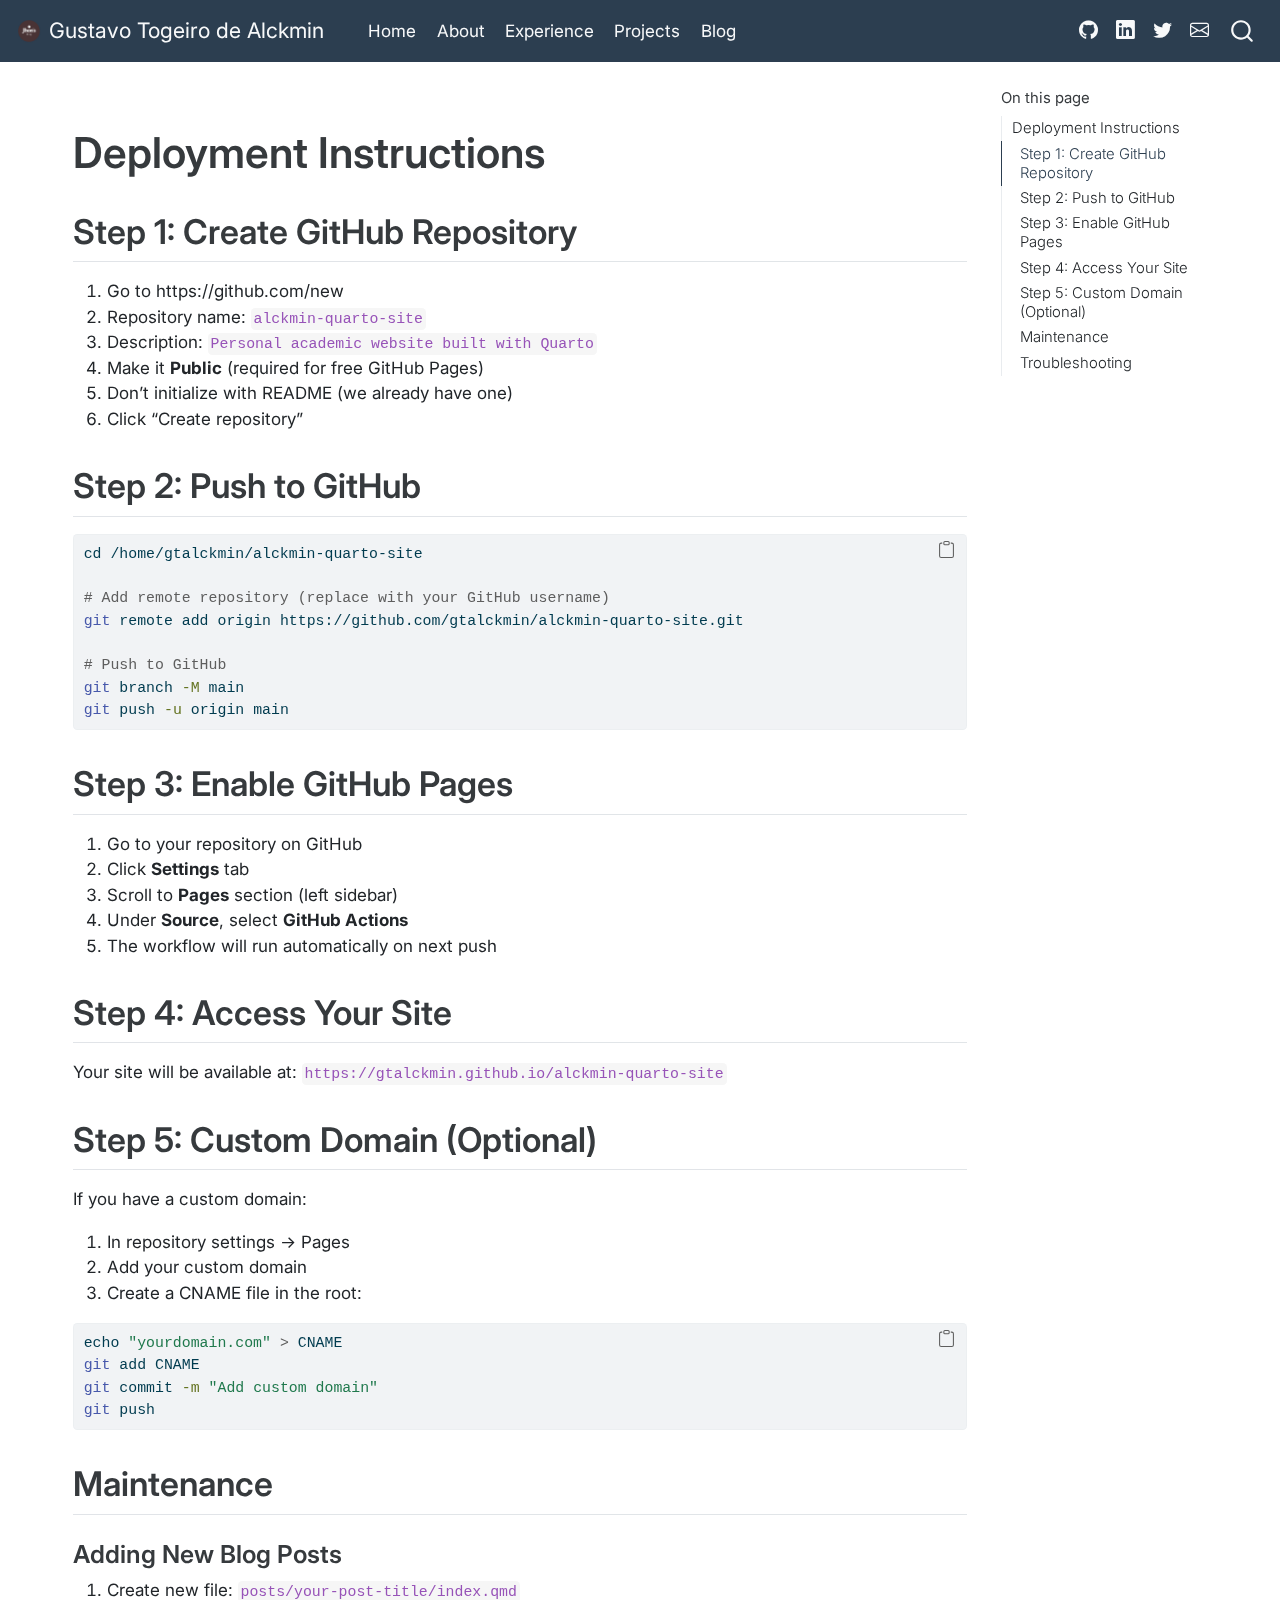
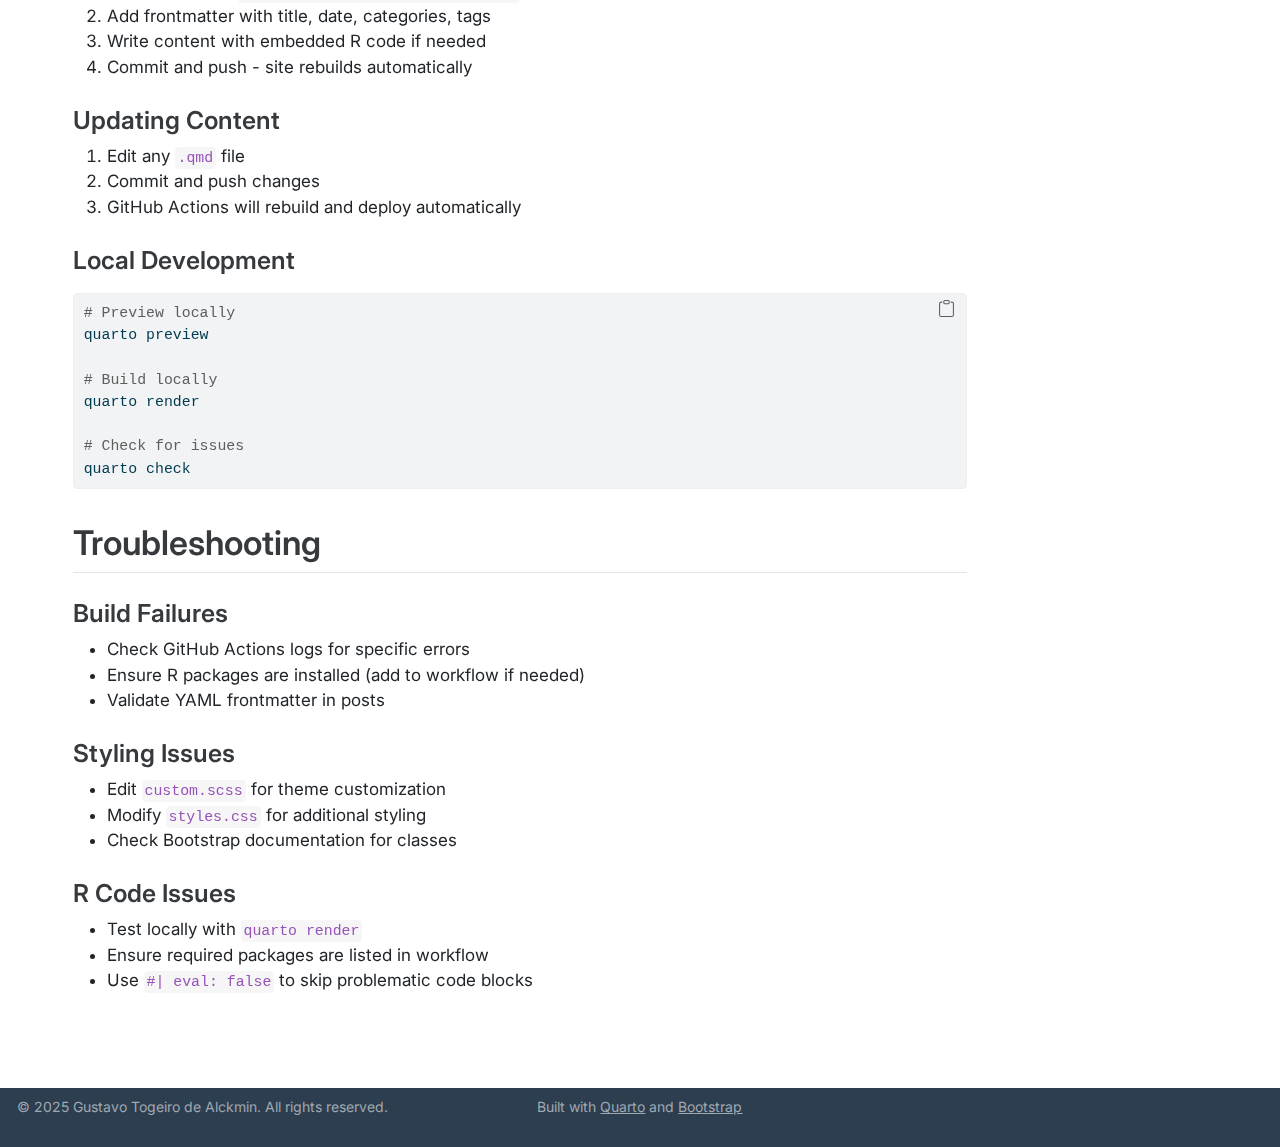
<file: docs/DEPLOYMENT.html>
<!DOCTYPE html>
<html xmlns="http://www.w3.org/1999/xhtml" lang="en" xml:lang="en"><head>

<meta charset="utf-8">
<meta name="generator" content="quarto-1.3.450">

<meta name="viewport" content="width=device-width, initial-scale=1.0, user-scalable=yes">


<title>Gustavo Togeiro de Alckmin – deployment</title>
<style>
code{white-space: pre-wrap;}
span.smallcaps{font-variant: small-caps;}
div.columns{display: flex; gap: min(4vw, 1.5em);}
div.column{flex: auto; overflow-x: auto;}
div.hanging-indent{margin-left: 1.5em; text-indent: -1.5em;}
ul.task-list{list-style: none;}
ul.task-list li input[type="checkbox"] {
  width: 0.8em;
  margin: 0 0.8em 0.2em -1em; /* quarto-specific, see https://github.com/quarto-dev/quarto-cli/issues/4556 */ 
  vertical-align: middle;
}
/* CSS for syntax highlighting */
pre > code.sourceCode { white-space: pre; position: relative; }
pre > code.sourceCode > span { display: inline-block; line-height: 1.25; }
pre > code.sourceCode > span:empty { height: 1.2em; }
.sourceCode { overflow: visible; }
code.sourceCode > span { color: inherit; text-decoration: inherit; }
div.sourceCode { margin: 1em 0; }
pre.sourceCode { margin: 0; }
@media screen {
div.sourceCode { overflow: auto; }
}
@media print {
pre > code.sourceCode { white-space: pre-wrap; }
pre > code.sourceCode > span { text-indent: -5em; padding-left: 5em; }
}
pre.numberSource code
  { counter-reset: source-line 0; }
pre.numberSource code > span
  { position: relative; left: -4em; counter-increment: source-line; }
pre.numberSource code > span > a:first-child::before
  { content: counter(source-line);
    position: relative; left: -1em; text-align: right; vertical-align: baseline;
    border: none; display: inline-block;
    -webkit-touch-callout: none; -webkit-user-select: none;
    -khtml-user-select: none; -moz-user-select: none;
    -ms-user-select: none; user-select: none;
    padding: 0 4px; width: 4em;
  }
pre.numberSource { margin-left: 3em;  padding-left: 4px; }
div.sourceCode
  {   }
@media screen {
pre > code.sourceCode > span > a:first-child::before { text-decoration: underline; }
}
</style>


<script src="site_libs/quarto-nav/quarto-nav.js"></script>
<script src="site_libs/quarto-nav/headroom.min.js"></script>
<script src="site_libs/clipboard/clipboard.min.js"></script>
<script src="site_libs/quarto-search/autocomplete.umd.js"></script>
<script src="site_libs/quarto-search/fuse.min.js"></script>
<script src="site_libs/quarto-search/quarto-search.js"></script>
<meta name="quarto:offset" content="./">
<script src="site_libs/quarto-html/quarto.js"></script>
<script src="site_libs/quarto-html/popper.min.js"></script>
<script src="site_libs/quarto-html/tippy.umd.min.js"></script>
<script src="site_libs/quarto-html/anchor.min.js"></script>
<link href="site_libs/quarto-html/tippy.css" rel="stylesheet">
<link href="site_libs/quarto-html/quarto-syntax-highlighting.css" rel="stylesheet" id="quarto-text-highlighting-styles">
<script src="site_libs/bootstrap/bootstrap.min.js"></script>
<link href="site_libs/bootstrap/bootstrap-icons.css" rel="stylesheet">
<link href="site_libs/bootstrap/bootstrap.min.css" rel="stylesheet" id="quarto-bootstrap" data-mode="light">
<script id="quarto-search-options" type="application/json">{
  "location": "navbar",
  "copy-button": false,
  "collapse-after": 3,
  "panel-placement": "end",
  "type": "overlay",
  "limit": 20,
  "language": {
    "search-no-results-text": "No results",
    "search-matching-documents-text": "matching documents",
    "search-copy-link-title": "Copy link to search",
    "search-hide-matches-text": "Hide additional matches",
    "search-more-match-text": "more match in this document",
    "search-more-matches-text": "more matches in this document",
    "search-clear-button-title": "Clear",
    "search-detached-cancel-button-title": "Cancel",
    "search-submit-button-title": "Submit",
    "search-label": "Search"
  }
}</script>
<style>html{ scroll-behavior: smooth; }</style>


<link rel="stylesheet" href="styles.css">
</head>

<body class="nav-fixed">

<div id="quarto-search-results"></div>
  <header id="quarto-header" class="headroom fixed-top">
    <nav class="navbar navbar-expand-lg navbar-dark ">
      <div class="navbar-container container-fluid">
      <div class="navbar-brand-container">
    <a href="./index.html" class="navbar-brand navbar-brand-logo">
    <img src="./images/main-logo.png" alt="" class="navbar-logo">
    </a>
    <a class="navbar-brand" href="./index.html">
    <span class="navbar-title">Gustavo Togeiro de Alckmin</span>
    </a>
  </div>
            <div id="quarto-search" class="" title="Search"></div>
          <button class="navbar-toggler" type="button" data-bs-toggle="collapse" data-bs-target="#navbarCollapse" aria-controls="navbarCollapse" aria-expanded="false" aria-label="Toggle navigation" onclick="if (window.quartoToggleHeadroom) { window.quartoToggleHeadroom(); }">
  <span class="navbar-toggler-icon"></span>
</button>
          <div class="collapse navbar-collapse" id="navbarCollapse">
            <ul class="navbar-nav navbar-nav-scroll me-auto">
  <li class="nav-item">
    <a class="nav-link" href="./index.html" rel="" target="">
 <span class="menu-text">Home</span></a>
  </li>  
  <li class="nav-item">
    <a class="nav-link" href="./about.html" rel="" target="">
 <span class="menu-text">About</span></a>
  </li>  
  <li class="nav-item">
    <a class="nav-link" href="./experience.html" rel="" target="">
 <span class="menu-text">Experience</span></a>
  </li>  
  <li class="nav-item">
    <a class="nav-link" href="./projects.html" rel="" target="">
 <span class="menu-text">Projects</span></a>
  </li>  
  <li class="nav-item">
    <a class="nav-link" href="./posts/index.html" rel="" target="">
 <span class="menu-text">Blog</span></a>
  </li>  
</ul>
            <ul class="navbar-nav navbar-nav-scroll ms-auto">
  <li class="nav-item compact">
    <a class="nav-link" href="https://github.com/gtalckmin" rel="" target=""><i class="bi bi-github" role="img" aria-label="GitHub">
</i> 
 <span class="menu-text"></span></a>
  </li>  
  <li class="nav-item compact">
    <a class="nav-link" href="https://www.linkedin.com/in/gtalckmin/" rel="" target=""><i class="bi bi-linkedin" role="img" aria-label="LinkedIn">
</i> 
 <span class="menu-text"></span></a>
  </li>  
  <li class="nav-item compact">
    <a class="nav-link" href="https://twitter.com/GustavoTA8" rel="" target=""><i class="bi bi-twitter" role="img" aria-label="Twitter">
</i> 
 <span class="menu-text"></span></a>
  </li>  
  <li class="nav-item compact">
    <a class="nav-link" href="mailto:gustavo.togeirodealckmin@missouri.edu" rel="" target=""><i class="bi bi-envelope" role="img" aria-label="Email">
</i> 
 <span class="menu-text"></span></a>
  </li>  
</ul>
            <div class="quarto-navbar-tools">
</div>
          </div> <!-- /navcollapse -->
      </div> <!-- /container-fluid -->
    </nav>
</header>
<!-- content -->
<div id="quarto-content" class="quarto-container page-columns page-rows-contents page-layout-full page-navbar">
<!-- sidebar -->
<!-- margin-sidebar -->
    <div id="quarto-margin-sidebar" class="sidebar margin-sidebar">
        <nav id="TOC" role="doc-toc" class="toc-active">
    <h2 id="toc-title">On this page</h2>
   
  <ul>
  <li><a href="#deployment-instructions" id="toc-deployment-instructions" class="nav-link active" data-scroll-target="#deployment-instructions">Deployment Instructions</a>
  <ul class="collapse">
  <li><a href="#step-1-create-github-repository" id="toc-step-1-create-github-repository" class="nav-link" data-scroll-target="#step-1-create-github-repository">Step 1: Create GitHub Repository</a></li>
  <li><a href="#step-2-push-to-github" id="toc-step-2-push-to-github" class="nav-link" data-scroll-target="#step-2-push-to-github">Step 2: Push to GitHub</a></li>
  <li><a href="#step-3-enable-github-pages" id="toc-step-3-enable-github-pages" class="nav-link" data-scroll-target="#step-3-enable-github-pages">Step 3: Enable GitHub Pages</a></li>
  <li><a href="#step-4-access-your-site" id="toc-step-4-access-your-site" class="nav-link" data-scroll-target="#step-4-access-your-site">Step 4: Access Your Site</a></li>
  <li><a href="#step-5-custom-domain-optional" id="toc-step-5-custom-domain-optional" class="nav-link" data-scroll-target="#step-5-custom-domain-optional">Step 5: Custom Domain (Optional)</a></li>
  <li><a href="#maintenance" id="toc-maintenance" class="nav-link" data-scroll-target="#maintenance">Maintenance</a>
  <ul class="collapse">
  <li><a href="#adding-new-blog-posts" id="toc-adding-new-blog-posts" class="nav-link" data-scroll-target="#adding-new-blog-posts">Adding New Blog Posts</a></li>
  <li><a href="#updating-content" id="toc-updating-content" class="nav-link" data-scroll-target="#updating-content">Updating Content</a></li>
  <li><a href="#local-development" id="toc-local-development" class="nav-link" data-scroll-target="#local-development">Local Development</a></li>
  </ul></li>
  <li><a href="#troubleshooting" id="toc-troubleshooting" class="nav-link" data-scroll-target="#troubleshooting">Troubleshooting</a>
  <ul class="collapse">
  <li><a href="#build-failures" id="toc-build-failures" class="nav-link" data-scroll-target="#build-failures">Build Failures</a></li>
  <li><a href="#styling-issues" id="toc-styling-issues" class="nav-link" data-scroll-target="#styling-issues">Styling Issues</a></li>
  <li><a href="#r-code-issues" id="toc-r-code-issues" class="nav-link" data-scroll-target="#r-code-issues">R Code Issues</a></li>
  </ul></li>
  </ul></li>
  </ul>
</nav>
    </div>
<!-- main -->
<main class="content column-page-left" id="quarto-document-content">



<section id="deployment-instructions" class="level1">
<h1>Deployment Instructions</h1>
<section id="step-1-create-github-repository" class="level2">
<h2 class="anchored" data-anchor-id="step-1-create-github-repository">Step 1: Create GitHub Repository</h2>
<ol type="1">
<li>Go to https://github.com/new</li>
<li>Repository name: <code>alckmin-quarto-site</code></li>
<li>Description: <code>Personal academic website built with Quarto</code></li>
<li>Make it <strong>Public</strong> (required for free GitHub Pages)</li>
<li>Don’t initialize with README (we already have one)</li>
<li>Click “Create repository”</li>
</ol>
</section>
<section id="step-2-push-to-github" class="level2">
<h2 class="anchored" data-anchor-id="step-2-push-to-github">Step 2: Push to GitHub</h2>
<div class="sourceCode" id="cb1"><pre class="sourceCode bash code-with-copy"><code class="sourceCode bash"><span id="cb1-1"><a href="#cb1-1" aria-hidden="true" tabindex="-1"></a><span class="bu">cd</span> /home/gtalckmin/alckmin-quarto-site</span>
<span id="cb1-2"><a href="#cb1-2" aria-hidden="true" tabindex="-1"></a></span>
<span id="cb1-3"><a href="#cb1-3" aria-hidden="true" tabindex="-1"></a><span class="co"># Add remote repository (replace with your GitHub username)</span></span>
<span id="cb1-4"><a href="#cb1-4" aria-hidden="true" tabindex="-1"></a><span class="fu">git</span> remote add origin https://github.com/gtalckmin/alckmin-quarto-site.git</span>
<span id="cb1-5"><a href="#cb1-5" aria-hidden="true" tabindex="-1"></a></span>
<span id="cb1-6"><a href="#cb1-6" aria-hidden="true" tabindex="-1"></a><span class="co"># Push to GitHub</span></span>
<span id="cb1-7"><a href="#cb1-7" aria-hidden="true" tabindex="-1"></a><span class="fu">git</span> branch <span class="at">-M</span> main</span>
<span id="cb1-8"><a href="#cb1-8" aria-hidden="true" tabindex="-1"></a><span class="fu">git</span> push <span class="at">-u</span> origin main</span></code><button title="Copy to Clipboard" class="code-copy-button"><i class="bi"></i></button></pre></div>
</section>
<section id="step-3-enable-github-pages" class="level2">
<h2 class="anchored" data-anchor-id="step-3-enable-github-pages">Step 3: Enable GitHub Pages</h2>
<ol type="1">
<li>Go to your repository on GitHub</li>
<li>Click <strong>Settings</strong> tab</li>
<li>Scroll to <strong>Pages</strong> section (left sidebar)</li>
<li>Under <strong>Source</strong>, select <strong>GitHub Actions</strong></li>
<li>The workflow will run automatically on next push</li>
</ol>
</section>
<section id="step-4-access-your-site" class="level2">
<h2 class="anchored" data-anchor-id="step-4-access-your-site">Step 4: Access Your Site</h2>
<p>Your site will be available at: <code>https://gtalckmin.github.io/alckmin-quarto-site</code></p>
</section>
<section id="step-5-custom-domain-optional" class="level2">
<h2 class="anchored" data-anchor-id="step-5-custom-domain-optional">Step 5: Custom Domain (Optional)</h2>
<p>If you have a custom domain:</p>
<ol type="1">
<li>In repository settings → Pages</li>
<li>Add your custom domain</li>
<li>Create a CNAME file in the root:</li>
</ol>
<div class="sourceCode" id="cb2"><pre class="sourceCode bash code-with-copy"><code class="sourceCode bash"><span id="cb2-1"><a href="#cb2-1" aria-hidden="true" tabindex="-1"></a><span class="bu">echo</span> <span class="st">"yourdomain.com"</span> <span class="op">&gt;</span> CNAME</span>
<span id="cb2-2"><a href="#cb2-2" aria-hidden="true" tabindex="-1"></a><span class="fu">git</span> add CNAME</span>
<span id="cb2-3"><a href="#cb2-3" aria-hidden="true" tabindex="-1"></a><span class="fu">git</span> commit <span class="at">-m</span> <span class="st">"Add custom domain"</span></span>
<span id="cb2-4"><a href="#cb2-4" aria-hidden="true" tabindex="-1"></a><span class="fu">git</span> push</span></code><button title="Copy to Clipboard" class="code-copy-button"><i class="bi"></i></button></pre></div>
</section>
<section id="maintenance" class="level2">
<h2 class="anchored" data-anchor-id="maintenance">Maintenance</h2>
<section id="adding-new-blog-posts" class="level3">
<h3 class="anchored" data-anchor-id="adding-new-blog-posts">Adding New Blog Posts</h3>
<ol type="1">
<li>Create new file: <code>posts/your-post-title/index.qmd</code></li>
<li>Add frontmatter with title, date, categories, tags</li>
<li>Write content with embedded R code if needed</li>
<li>Commit and push - site rebuilds automatically</li>
</ol>
</section>
<section id="updating-content" class="level3">
<h3 class="anchored" data-anchor-id="updating-content">Updating Content</h3>
<ol type="1">
<li>Edit any <code>.qmd</code> file</li>
<li>Commit and push changes</li>
<li>GitHub Actions will rebuild and deploy automatically</li>
</ol>
</section>
<section id="local-development" class="level3">
<h3 class="anchored" data-anchor-id="local-development">Local Development</h3>
<div class="sourceCode" id="cb3"><pre class="sourceCode bash code-with-copy"><code class="sourceCode bash"><span id="cb3-1"><a href="#cb3-1" aria-hidden="true" tabindex="-1"></a><span class="co"># Preview locally</span></span>
<span id="cb3-2"><a href="#cb3-2" aria-hidden="true" tabindex="-1"></a><span class="ex">quarto</span> preview</span>
<span id="cb3-3"><a href="#cb3-3" aria-hidden="true" tabindex="-1"></a></span>
<span id="cb3-4"><a href="#cb3-4" aria-hidden="true" tabindex="-1"></a><span class="co"># Build locally</span></span>
<span id="cb3-5"><a href="#cb3-5" aria-hidden="true" tabindex="-1"></a><span class="ex">quarto</span> render</span>
<span id="cb3-6"><a href="#cb3-6" aria-hidden="true" tabindex="-1"></a></span>
<span id="cb3-7"><a href="#cb3-7" aria-hidden="true" tabindex="-1"></a><span class="co"># Check for issues</span></span>
<span id="cb3-8"><a href="#cb3-8" aria-hidden="true" tabindex="-1"></a><span class="ex">quarto</span> check</span></code><button title="Copy to Clipboard" class="code-copy-button"><i class="bi"></i></button></pre></div>
</section>
</section>
<section id="troubleshooting" class="level2">
<h2 class="anchored" data-anchor-id="troubleshooting">Troubleshooting</h2>
<section id="build-failures" class="level3">
<h3 class="anchored" data-anchor-id="build-failures">Build Failures</h3>
<ul>
<li>Check GitHub Actions logs for specific errors</li>
<li>Ensure R packages are installed (add to workflow if needed)</li>
<li>Validate YAML frontmatter in posts</li>
</ul>
</section>
<section id="styling-issues" class="level3">
<h3 class="anchored" data-anchor-id="styling-issues">Styling Issues</h3>
<ul>
<li>Edit <code>custom.scss</code> for theme customization</li>
<li>Modify <code>styles.css</code> for additional styling</li>
<li>Check Bootstrap documentation for classes</li>
</ul>
</section>
<section id="r-code-issues" class="level3">
<h3 class="anchored" data-anchor-id="r-code-issues">R Code Issues</h3>
<ul>
<li>Test locally with <code>quarto render</code></li>
<li>Ensure required packages are listed in workflow</li>
<li>Use <code>#| eval: false</code> to skip problematic code blocks</li>
</ul>


</section>
</section>
</section>

</main> <!-- /main -->
<script id="quarto-html-after-body" type="application/javascript">
window.document.addEventListener("DOMContentLoaded", function (event) {
  const toggleBodyColorMode = (bsSheetEl) => {
    const mode = bsSheetEl.getAttribute("data-mode");
    const bodyEl = window.document.querySelector("body");
    if (mode === "dark") {
      bodyEl.classList.add("quarto-dark");
      bodyEl.classList.remove("quarto-light");
    } else {
      bodyEl.classList.add("quarto-light");
      bodyEl.classList.remove("quarto-dark");
    }
  }
  const toggleBodyColorPrimary = () => {
    const bsSheetEl = window.document.querySelector("link#quarto-bootstrap");
    if (bsSheetEl) {
      toggleBodyColorMode(bsSheetEl);
    }
  }
  toggleBodyColorPrimary();  
  const icon = "";
  const anchorJS = new window.AnchorJS();
  anchorJS.options = {
    placement: 'right',
    icon: icon
  };
  anchorJS.add('.anchored');
  const isCodeAnnotation = (el) => {
    for (const clz of el.classList) {
      if (clz.startsWith('code-annotation-')) {                     
        return true;
      }
    }
    return false;
  }
  const clipboard = new window.ClipboardJS('.code-copy-button', {
    text: function(trigger) {
      const codeEl = trigger.previousElementSibling.cloneNode(true);
      for (const childEl of codeEl.children) {
        if (isCodeAnnotation(childEl)) {
          childEl.remove();
        }
      }
      return codeEl.innerText;
    }
  });
  clipboard.on('success', function(e) {
    // button target
    const button = e.trigger;
    // don't keep focus
    button.blur();
    // flash "checked"
    button.classList.add('code-copy-button-checked');
    var currentTitle = button.getAttribute("title");
    button.setAttribute("title", "Copied!");
    let tooltip;
    if (window.bootstrap) {
      button.setAttribute("data-bs-toggle", "tooltip");
      button.setAttribute("data-bs-placement", "left");
      button.setAttribute("data-bs-title", "Copied!");
      tooltip = new bootstrap.Tooltip(button, 
        { trigger: "manual", 
          customClass: "code-copy-button-tooltip",
          offset: [0, -8]});
      tooltip.show();    
    }
    setTimeout(function() {
      if (tooltip) {
        tooltip.hide();
        button.removeAttribute("data-bs-title");
        button.removeAttribute("data-bs-toggle");
        button.removeAttribute("data-bs-placement");
      }
      button.setAttribute("title", currentTitle);
      button.classList.remove('code-copy-button-checked');
    }, 1000);
    // clear code selection
    e.clearSelection();
  });
  function tippyHover(el, contentFn) {
    const config = {
      allowHTML: true,
      content: contentFn,
      maxWidth: 500,
      delay: 100,
      arrow: false,
      appendTo: function(el) {
          return el.parentElement;
      },
      interactive: true,
      interactiveBorder: 10,
      theme: 'quarto',
      placement: 'bottom-start'
    };
    window.tippy(el, config); 
  }
  const noterefs = window.document.querySelectorAll('a[role="doc-noteref"]');
  for (var i=0; i<noterefs.length; i++) {
    const ref = noterefs[i];
    tippyHover(ref, function() {
      // use id or data attribute instead here
      let href = ref.getAttribute('data-footnote-href') || ref.getAttribute('href');
      try { href = new URL(href).hash; } catch {}
      const id = href.replace(/^#\/?/, "");
      const note = window.document.getElementById(id);
      return note.innerHTML;
    });
  }
      let selectedAnnoteEl;
      const selectorForAnnotation = ( cell, annotation) => {
        let cellAttr = 'data-code-cell="' + cell + '"';
        let lineAttr = 'data-code-annotation="' +  annotation + '"';
        const selector = 'span[' + cellAttr + '][' + lineAttr + ']';
        return selector;
      }
      const selectCodeLines = (annoteEl) => {
        const doc = window.document;
        const targetCell = annoteEl.getAttribute("data-target-cell");
        const targetAnnotation = annoteEl.getAttribute("data-target-annotation");
        const annoteSpan = window.document.querySelector(selectorForAnnotation(targetCell, targetAnnotation));
        const lines = annoteSpan.getAttribute("data-code-lines").split(",");
        const lineIds = lines.map((line) => {
          return targetCell + "-" + line;
        })
        let top = null;
        let height = null;
        let parent = null;
        if (lineIds.length > 0) {
            //compute the position of the single el (top and bottom and make a div)
            const el = window.document.getElementById(lineIds[0]);
            top = el.offsetTop;
            height = el.offsetHeight;
            parent = el.parentElement.parentElement;
          if (lineIds.length > 1) {
            const lastEl = window.document.getElementById(lineIds[lineIds.length - 1]);
            const bottom = lastEl.offsetTop + lastEl.offsetHeight;
            height = bottom - top;
          }
          if (top !== null && height !== null && parent !== null) {
            // cook up a div (if necessary) and position it 
            let div = window.document.getElementById("code-annotation-line-highlight");
            if (div === null) {
              div = window.document.createElement("div");
              div.setAttribute("id", "code-annotation-line-highlight");
              div.style.position = 'absolute';
              parent.appendChild(div);
            }
            div.style.top = top - 2 + "px";
            div.style.height = height + 4 + "px";
            let gutterDiv = window.document.getElementById("code-annotation-line-highlight-gutter");
            if (gutterDiv === null) {
              gutterDiv = window.document.createElement("div");
              gutterDiv.setAttribute("id", "code-annotation-line-highlight-gutter");
              gutterDiv.style.position = 'absolute';
              const codeCell = window.document.getElementById(targetCell);
              const gutter = codeCell.querySelector('.code-annotation-gutter');
              gutter.appendChild(gutterDiv);
            }
            gutterDiv.style.top = top - 2 + "px";
            gutterDiv.style.height = height + 4 + "px";
          }
          selectedAnnoteEl = annoteEl;
        }
      };
      const unselectCodeLines = () => {
        const elementsIds = ["code-annotation-line-highlight", "code-annotation-line-highlight-gutter"];
        elementsIds.forEach((elId) => {
          const div = window.document.getElementById(elId);
          if (div) {
            div.remove();
          }
        });
        selectedAnnoteEl = undefined;
      };
      // Attach click handler to the DT
      const annoteDls = window.document.querySelectorAll('dt[data-target-cell]');
      for (const annoteDlNode of annoteDls) {
        annoteDlNode.addEventListener('click', (event) => {
          const clickedEl = event.target;
          if (clickedEl !== selectedAnnoteEl) {
            unselectCodeLines();
            const activeEl = window.document.querySelector('dt[data-target-cell].code-annotation-active');
            if (activeEl) {
              activeEl.classList.remove('code-annotation-active');
            }
            selectCodeLines(clickedEl);
            clickedEl.classList.add('code-annotation-active');
          } else {
            // Unselect the line
            unselectCodeLines();
            clickedEl.classList.remove('code-annotation-active');
          }
        });
      }
  const findCites = (el) => {
    const parentEl = el.parentElement;
    if (parentEl) {
      const cites = parentEl.dataset.cites;
      if (cites) {
        return {
          el,
          cites: cites.split(' ')
        };
      } else {
        return findCites(el.parentElement)
      }
    } else {
      return undefined;
    }
  };
  var bibliorefs = window.document.querySelectorAll('a[role="doc-biblioref"]');
  for (var i=0; i<bibliorefs.length; i++) {
    const ref = bibliorefs[i];
    const citeInfo = findCites(ref);
    if (citeInfo) {
      tippyHover(citeInfo.el, function() {
        var popup = window.document.createElement('div');
        citeInfo.cites.forEach(function(cite) {
          var citeDiv = window.document.createElement('div');
          citeDiv.classList.add('hanging-indent');
          citeDiv.classList.add('csl-entry');
          var biblioDiv = window.document.getElementById('ref-' + cite);
          if (biblioDiv) {
            citeDiv.innerHTML = biblioDiv.innerHTML;
          }
          popup.appendChild(citeDiv);
        });
        return popup.innerHTML;
      });
    }
  }
});
</script>
</div> <!-- /content -->
<footer class="footer">
  <div class="nav-footer">
    <div class="nav-footer-left">© 2025 Gustavo Togeiro de Alckmin. All rights reserved.</div>   
    <div class="nav-footer-center">Built with <a href="https://quarto.org/">Quarto</a> and <a href="https://getbootstrap.com/">Bootstrap</a></div>
    <div class="nav-footer-right"><a href="mailto:gustavo.togeirodealckmin@missouri.edu"></a> <a href="https://github.com/gtalckmin"></a> <a href="https://www.linkedin.com/in/gtalckmin/"></a></div>
  </div>
</footer>



<script src="site_libs/quarto-html/zenscroll-min.js"></script>
</body></html>
</file>
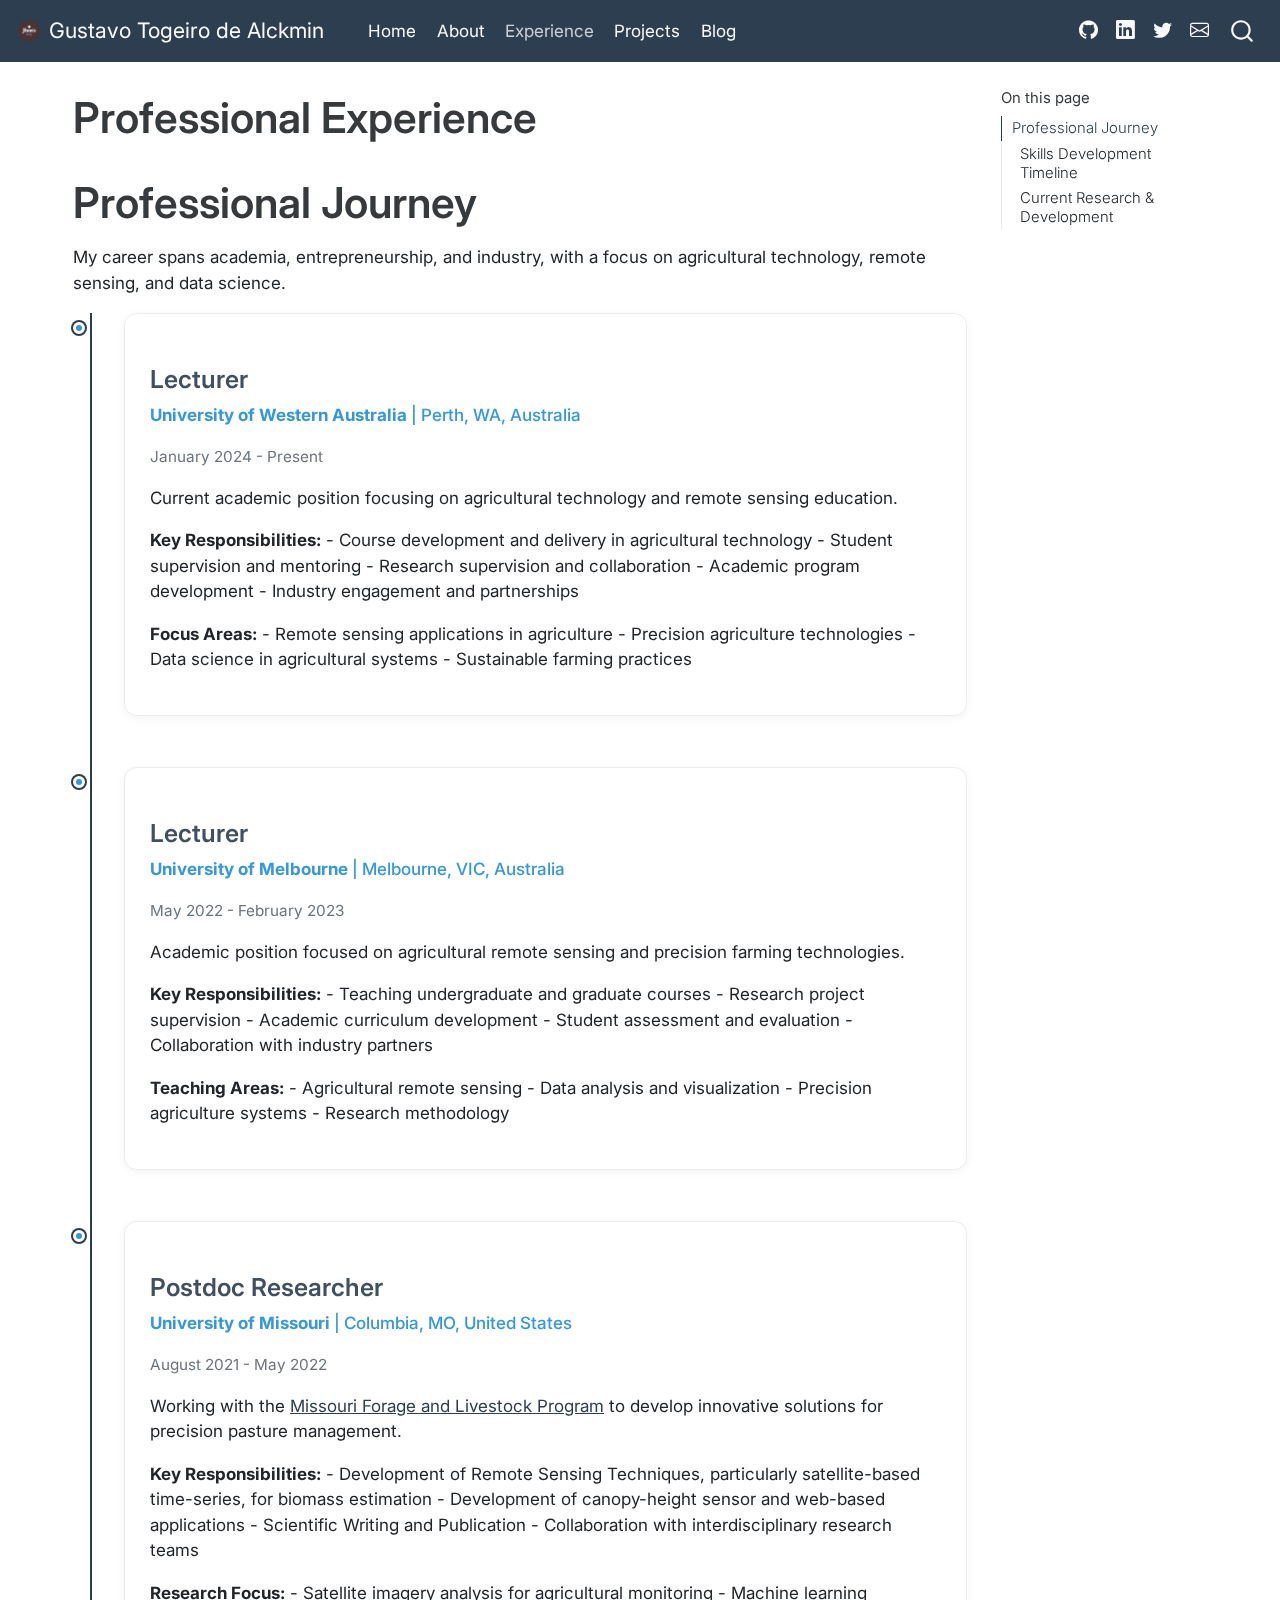
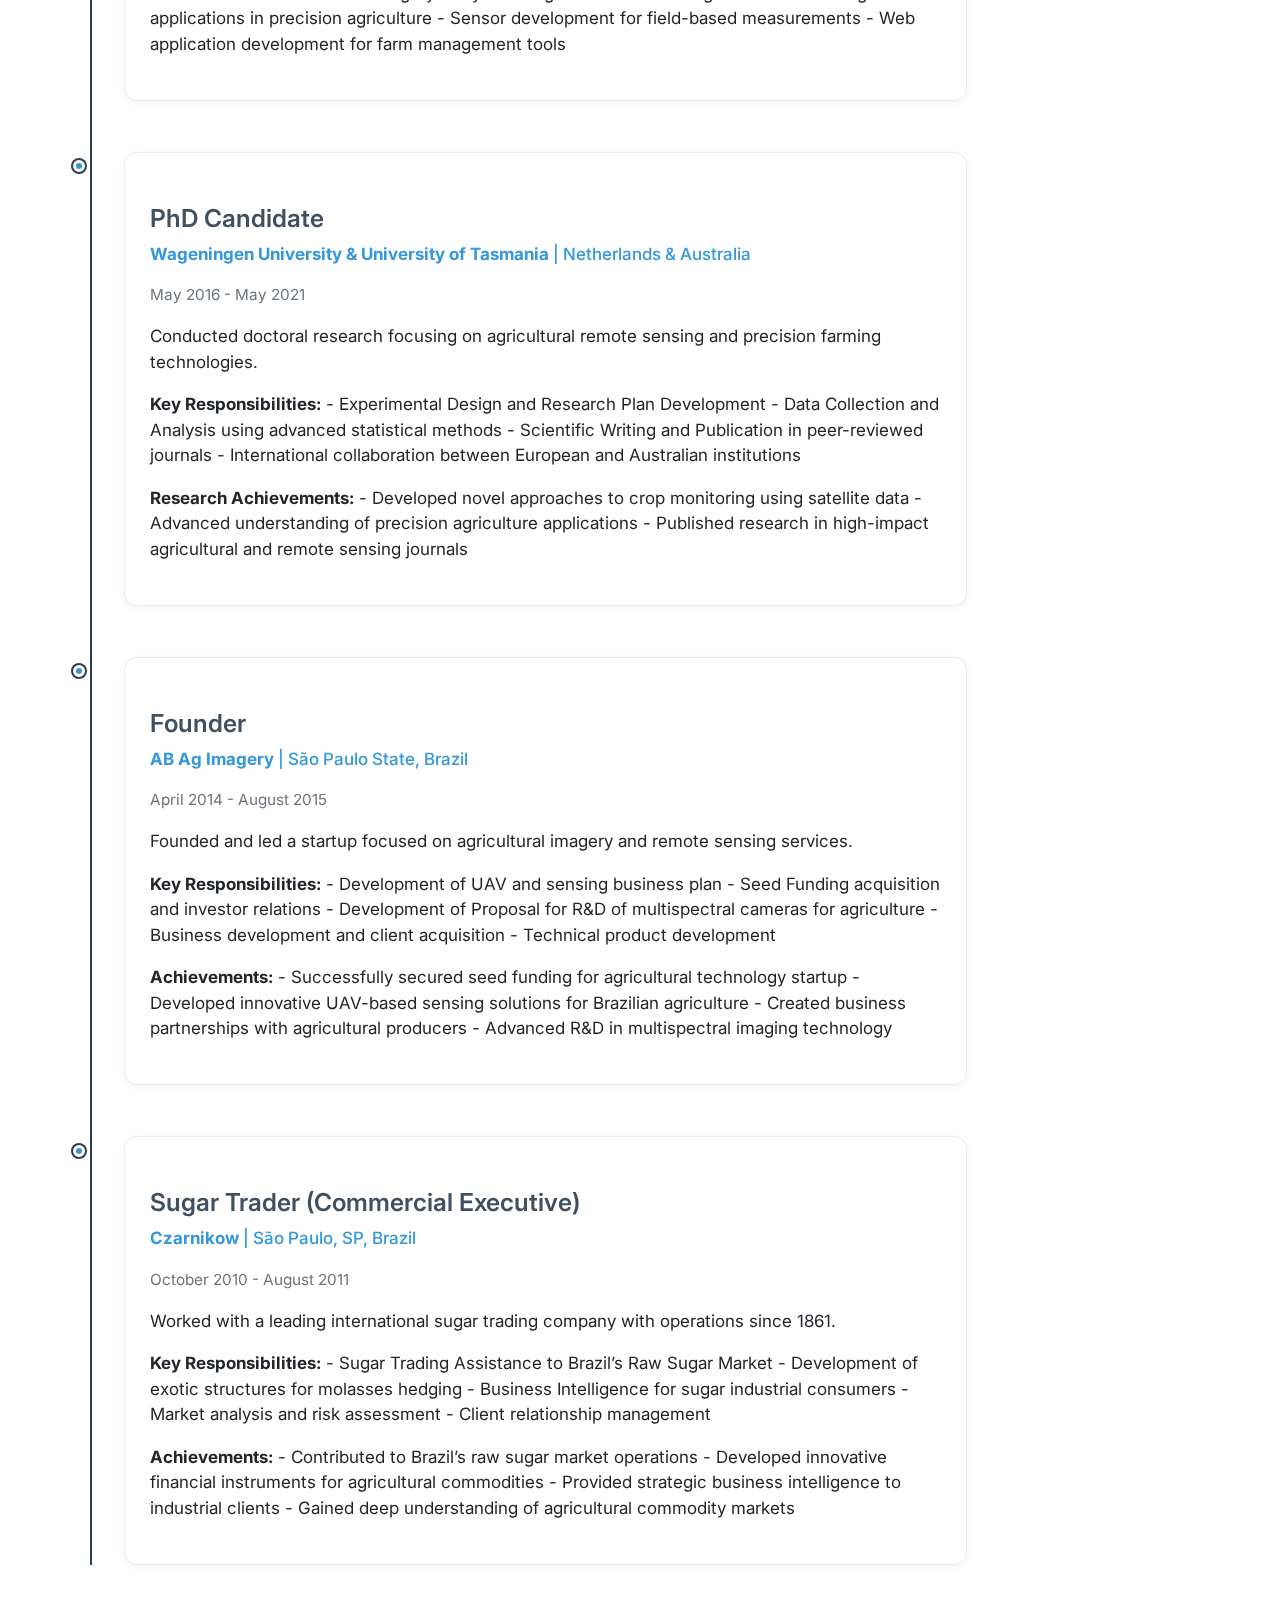
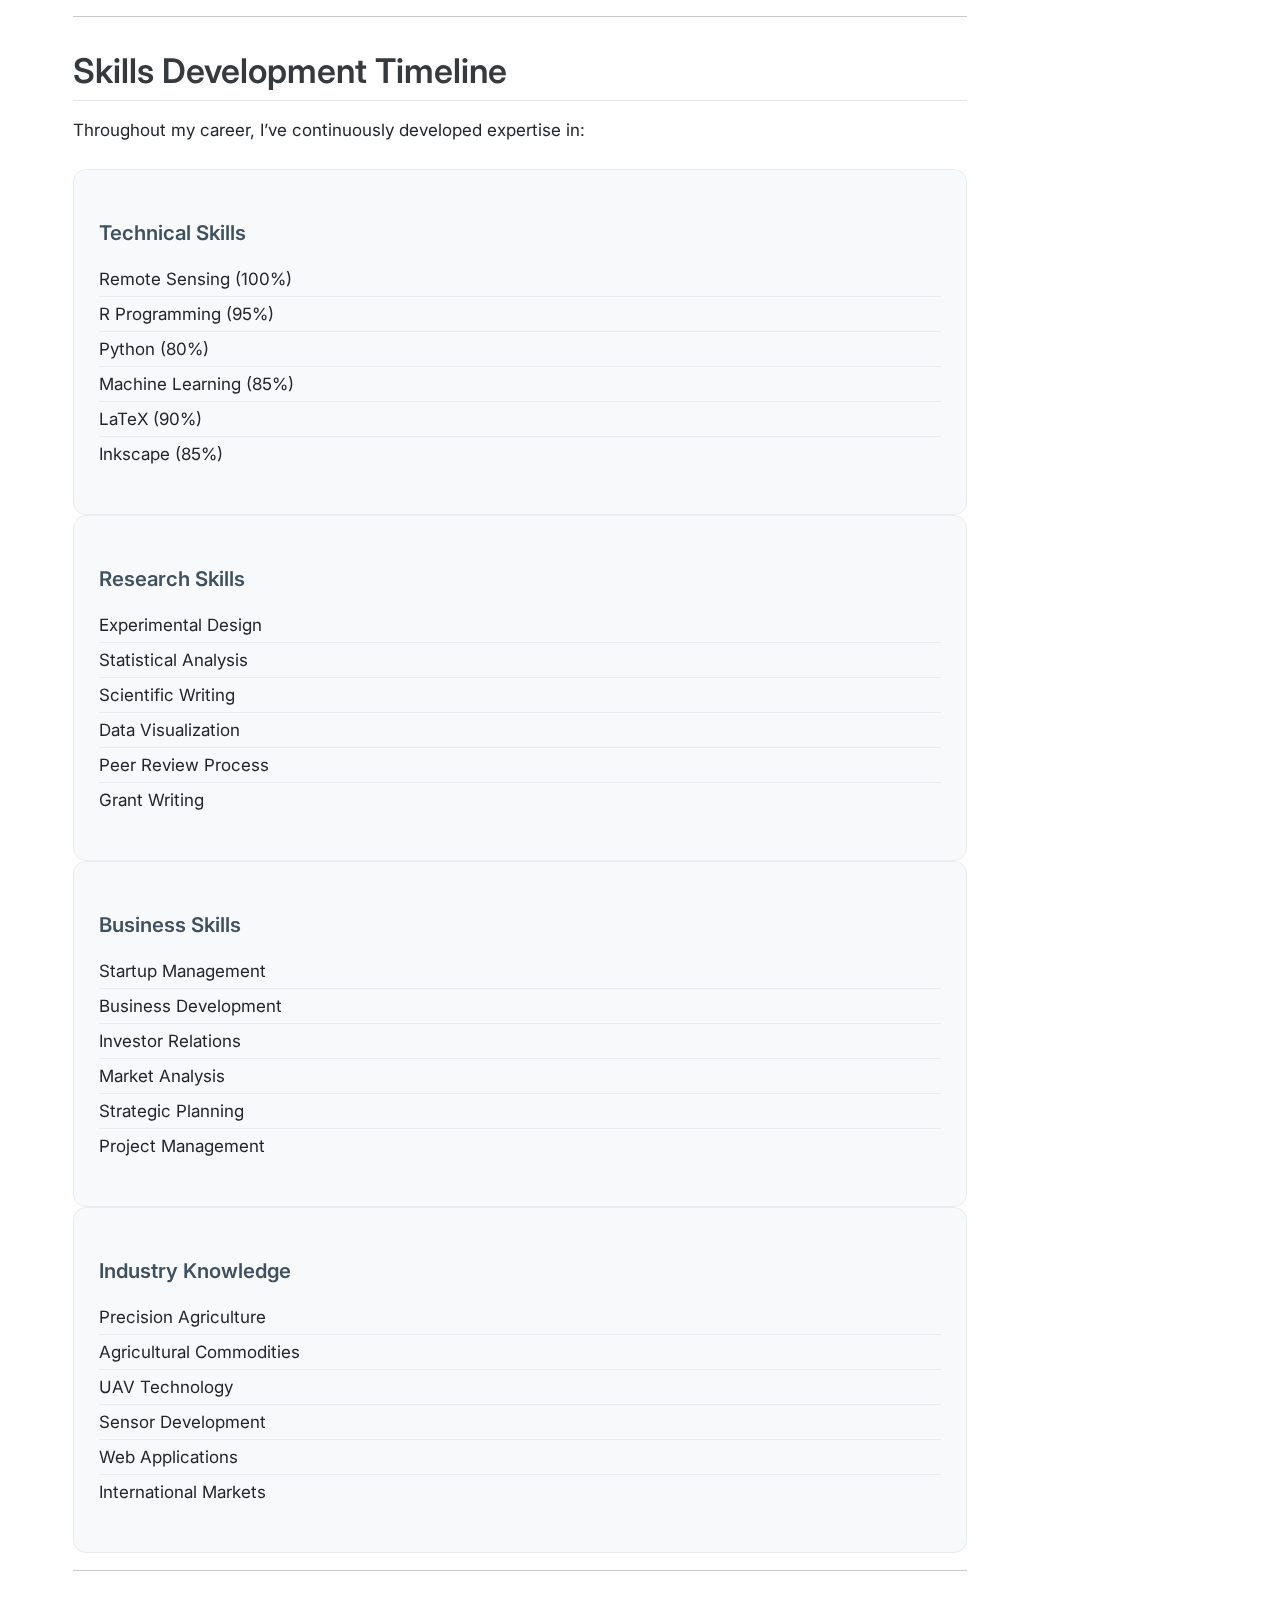
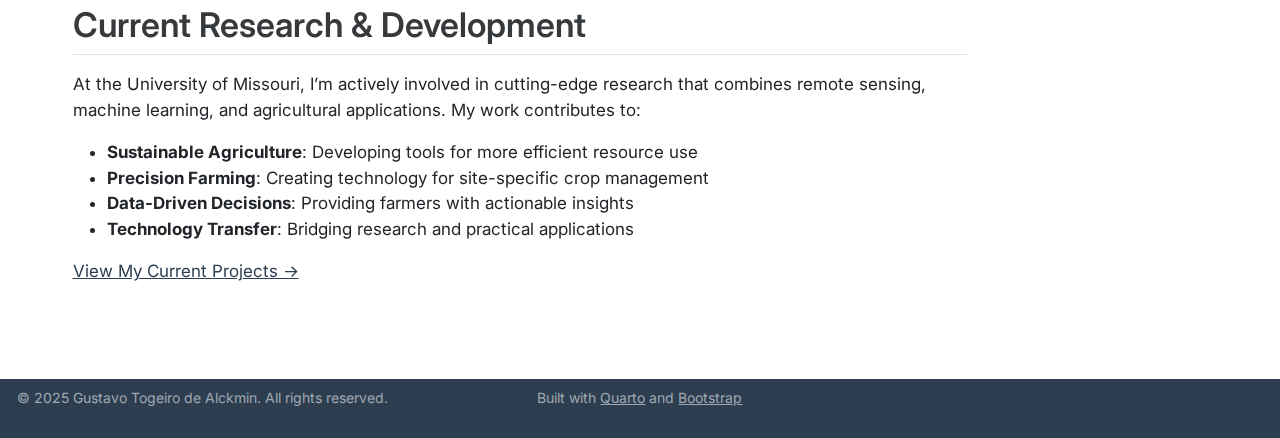
<file: docs/experience.html>
<!DOCTYPE html>
<html xmlns="http://www.w3.org/1999/xhtml" lang="en" xml:lang="en"><head>

<meta charset="utf-8">
<meta name="generator" content="quarto-1.3.450">

<meta name="viewport" content="width=device-width, initial-scale=1.0, user-scalable=yes">


<title>Gustavo Togeiro de Alckmin - Professional Experience</title>
<style>
code{white-space: pre-wrap;}
span.smallcaps{font-variant: small-caps;}
div.columns{display: flex; gap: min(4vw, 1.5em);}
div.column{flex: auto; overflow-x: auto;}
div.hanging-indent{margin-left: 1.5em; text-indent: -1.5em;}
ul.task-list{list-style: none;}
ul.task-list li input[type="checkbox"] {
  width: 0.8em;
  margin: 0 0.8em 0.2em -1em; /* quarto-specific, see https://github.com/quarto-dev/quarto-cli/issues/4556 */ 
  vertical-align: middle;
}
</style>


<script src="site_libs/quarto-nav/quarto-nav.js"></script>
<script src="site_libs/quarto-nav/headroom.min.js"></script>
<script src="site_libs/clipboard/clipboard.min.js"></script>
<script src="site_libs/quarto-search/autocomplete.umd.js"></script>
<script src="site_libs/quarto-search/fuse.min.js"></script>
<script src="site_libs/quarto-search/quarto-search.js"></script>
<meta name="quarto:offset" content="./">
<script src="site_libs/quarto-html/quarto.js"></script>
<script src="site_libs/quarto-html/popper.min.js"></script>
<script src="site_libs/quarto-html/tippy.umd.min.js"></script>
<script src="site_libs/quarto-html/anchor.min.js"></script>
<link href="site_libs/quarto-html/tippy.css" rel="stylesheet">
<link href="site_libs/quarto-html/quarto-syntax-highlighting.css" rel="stylesheet" id="quarto-text-highlighting-styles">
<script src="site_libs/bootstrap/bootstrap.min.js"></script>
<link href="site_libs/bootstrap/bootstrap-icons.css" rel="stylesheet">
<link href="site_libs/bootstrap/bootstrap.min.css" rel="stylesheet" id="quarto-bootstrap" data-mode="light">
<script id="quarto-search-options" type="application/json">{
  "location": "navbar",
  "copy-button": false,
  "collapse-after": 3,
  "panel-placement": "end",
  "type": "overlay",
  "limit": 20,
  "language": {
    "search-no-results-text": "No results",
    "search-matching-documents-text": "matching documents",
    "search-copy-link-title": "Copy link to search",
    "search-hide-matches-text": "Hide additional matches",
    "search-more-match-text": "more match in this document",
    "search-more-matches-text": "more matches in this document",
    "search-clear-button-title": "Clear",
    "search-detached-cancel-button-title": "Cancel",
    "search-submit-button-title": "Submit",
    "search-label": "Search"
  }
}</script>
<style>html{ scroll-behavior: smooth; }</style>


<link rel="stylesheet" href="styles.css">
</head>

<body class="nav-fixed">

<div id="quarto-search-results"></div>
  <header id="quarto-header" class="headroom fixed-top">
    <nav class="navbar navbar-expand-lg navbar-dark ">
      <div class="navbar-container container-fluid">
      <div class="navbar-brand-container">
    <a href="./index.html" class="navbar-brand navbar-brand-logo">
    <img src="./images/main-logo.png" alt="" class="navbar-logo">
    </a>
    <a class="navbar-brand" href="./index.html">
    <span class="navbar-title">Gustavo Togeiro de Alckmin</span>
    </a>
  </div>
            <div id="quarto-search" class="" title="Search"></div>
          <button class="navbar-toggler" type="button" data-bs-toggle="collapse" data-bs-target="#navbarCollapse" aria-controls="navbarCollapse" aria-expanded="false" aria-label="Toggle navigation" onclick="if (window.quartoToggleHeadroom) { window.quartoToggleHeadroom(); }">
  <span class="navbar-toggler-icon"></span>
</button>
          <div class="collapse navbar-collapse" id="navbarCollapse">
            <ul class="navbar-nav navbar-nav-scroll me-auto">
  <li class="nav-item">
    <a class="nav-link" href="./index.html" rel="" target="">
 <span class="menu-text">Home</span></a>
  </li>  
  <li class="nav-item">
    <a class="nav-link" href="./about.html" rel="" target="">
 <span class="menu-text">About</span></a>
  </li>  
  <li class="nav-item">
    <a class="nav-link active" href="./experience.html" rel="" target="" aria-current="page">
 <span class="menu-text">Experience</span></a>
  </li>  
  <li class="nav-item">
    <a class="nav-link" href="./projects.html" rel="" target="">
 <span class="menu-text">Projects</span></a>
  </li>  
  <li class="nav-item">
    <a class="nav-link" href="./posts/index.html" rel="" target="">
 <span class="menu-text">Blog</span></a>
  </li>  
</ul>
            <ul class="navbar-nav navbar-nav-scroll ms-auto">
  <li class="nav-item compact">
    <a class="nav-link" href="https://github.com/gtalckmin" rel="" target=""><i class="bi bi-github" role="img" aria-label="GitHub">
</i> 
 <span class="menu-text"></span></a>
  </li>  
  <li class="nav-item compact">
    <a class="nav-link" href="https://www.linkedin.com/in/gtalckmin/" rel="" target=""><i class="bi bi-linkedin" role="img" aria-label="LinkedIn">
</i> 
 <span class="menu-text"></span></a>
  </li>  
  <li class="nav-item compact">
    <a class="nav-link" href="https://twitter.com/GustavoTA8" rel="" target=""><i class="bi bi-twitter" role="img" aria-label="Twitter">
</i> 
 <span class="menu-text"></span></a>
  </li>  
  <li class="nav-item compact">
    <a class="nav-link" href="mailto:gustavo.togeirodealckmin@missouri.edu" rel="" target=""><i class="bi bi-envelope" role="img" aria-label="Email">
</i> 
 <span class="menu-text"></span></a>
  </li>  
</ul>
            <div class="quarto-navbar-tools">
</div>
          </div> <!-- /navcollapse -->
      </div> <!-- /container-fluid -->
    </nav>
</header>
<!-- content -->
<div id="quarto-content" class="quarto-container page-columns page-rows-contents page-layout-full page-navbar">
<!-- sidebar -->
<!-- margin-sidebar -->
    <div id="quarto-margin-sidebar" class="sidebar margin-sidebar">
        <nav id="TOC" role="doc-toc" class="toc-active">
    <h2 id="toc-title">On this page</h2>
   
  <ul>
  <li><a href="#professional-journey" id="toc-professional-journey" class="nav-link active" data-scroll-target="#professional-journey">Professional Journey</a>
  <ul class="collapse">
  <li><a href="#skills-development-timeline" id="toc-skills-development-timeline" class="nav-link" data-scroll-target="#skills-development-timeline">Skills Development Timeline</a></li>
  <li><a href="#current-research-development" id="toc-current-research-development" class="nav-link" data-scroll-target="#current-research-development">Current Research &amp; Development</a></li>
  </ul></li>
  </ul>
</nav>
    </div>
<!-- main -->
<main class="content column-page-left" id="quarto-document-content">

<header id="title-block-header" class="quarto-title-block default">
<div class="quarto-title">
<h1 class="title">Professional Experience</h1>
</div>



<div class="quarto-title-meta">

    
  
    
  </div>
  

</header>

<section id="professional-journey" class="level1 container">
<h1>Professional Journey</h1>
<p>My career spans academia, entrepreneurship, and industry, with a focus on agricultural technology, remote sensing, and data science.</p>
<div class="timeline">
<div class="timeline-item">
<section id="lecturer" class="level3 timeline-content">
<h3 class="anchored" data-anchor-id="lecturer">Lecturer</h3>
<div class="company">
<p><strong>University of Western Australia</strong> | Perth, WA, Australia</p>
</div>
<div class="duration">
<p>January 2024 - Present</p>
</div>
<p>Current academic position focusing on agricultural technology and remote sensing education.</p>
<p><strong>Key Responsibilities:</strong> - Course development and delivery in agricultural technology - Student supervision and mentoring - Research supervision and collaboration - Academic program development - Industry engagement and partnerships</p>
<p><strong>Focus Areas:</strong> - Remote sensing applications in agriculture - Precision agriculture technologies - Data science in agricultural systems - Sustainable farming practices</p>
</section>
</div>
<div class="timeline-item">
<section id="lecturer-1" class="level3 timeline-content">
<h3 class="anchored" data-anchor-id="lecturer-1">Lecturer</h3>
<div class="company">
<p><strong>University of Melbourne</strong> | Melbourne, VIC, Australia</p>
</div>
<div class="duration">
<p>May 2022 - February 2023</p>
</div>
<p>Academic position focused on agricultural remote sensing and precision farming technologies.</p>
<p><strong>Key Responsibilities:</strong> - Teaching undergraduate and graduate courses - Research project supervision - Academic curriculum development - Student assessment and evaluation - Collaboration with industry partners</p>
<p><strong>Teaching Areas:</strong> - Agricultural remote sensing - Data analysis and visualization - Precision agriculture systems - Research methodology</p>
</section>
</div>
<div class="timeline-item">
<section id="postdoc-researcher" class="level3 timeline-content">
<h3 class="anchored" data-anchor-id="postdoc-researcher">Postdoc Researcher</h3>
<div class="company">
<p><strong>University of Missouri</strong> | Columbia, MO, United States</p>
</div>
<div class="duration">
<p>August 2021 - May 2022</p>
</div>
<p>Working with the <a href="https://muforagelivestock.org/">Missouri Forage and Livestock Program</a> to develop innovative solutions for precision pasture management.</p>
<p><strong>Key Responsibilities:</strong> - Development of Remote Sensing Techniques, particularly satellite-based time-series, for biomass estimation - Development of canopy-height sensor and web-based applications - Scientific Writing and Publication - Collaboration with interdisciplinary research teams</p>
<p><strong>Research Focus:</strong> - Satellite imagery analysis for agricultural monitoring - Machine learning applications in precision agriculture - Sensor development for field-based measurements - Web application development for farm management tools</p>
</section>
</div>
<div class="timeline-item">
<section id="phd-candidate" class="level3 timeline-content">
<h3 class="anchored" data-anchor-id="phd-candidate">PhD Candidate</h3>
<div class="company">
<p><strong>Wageningen University &amp; University of Tasmania</strong> | Netherlands &amp; Australia</p>
</div>
<div class="duration">
<p>May 2016 - May 2021</p>
</div>
<p>Conducted doctoral research focusing on agricultural remote sensing and precision farming technologies.</p>
<p><strong>Key Responsibilities:</strong> - Experimental Design and Research Plan Development - Data Collection and Analysis using advanced statistical methods - Scientific Writing and Publication in peer-reviewed journals - International collaboration between European and Australian institutions</p>
<p><strong>Research Achievements:</strong> - Developed novel approaches to crop monitoring using satellite data - Advanced understanding of precision agriculture applications - Published research in high-impact agricultural and remote sensing journals</p>
</section>
</div>
<div class="timeline-item">
<section id="founder" class="level3 timeline-content">
<h3 class="anchored" data-anchor-id="founder">Founder</h3>
<div class="company">
<p><strong>AB Ag Imagery</strong> | São Paulo State, Brazil</p>
</div>
<div class="duration">
<p>April 2014 - August 2015</p>
</div>
<p>Founded and led a startup focused on agricultural imagery and remote sensing services.</p>
<p><strong>Key Responsibilities:</strong> - Development of UAV and sensing business plan - Seed Funding acquisition and investor relations - Development of Proposal for R&amp;D of multispectral cameras for agriculture - Business development and client acquisition - Technical product development</p>
<p><strong>Achievements:</strong> - Successfully secured seed funding for agricultural technology startup - Developed innovative UAV-based sensing solutions for Brazilian agriculture - Created business partnerships with agricultural producers - Advanced R&amp;D in multispectral imaging technology</p>
</section>
</div>
<div class="timeline-item">
<section id="sugar-trader-commercial-executive" class="level3 timeline-content">
<h3 class="anchored" data-anchor-id="sugar-trader-commercial-executive">Sugar Trader (Commercial Executive)</h3>
<div class="company">
<p><strong>Czarnikow</strong> | São Paulo, SP, Brazil</p>
</div>
<div class="duration">
<p>October 2010 - August 2011</p>
</div>
<p>Worked with a leading international sugar trading company with operations since 1861.</p>
<p><strong>Key Responsibilities:</strong> - Sugar Trading Assistance to Brazil’s Raw Sugar Market - Development of exotic structures for molasses hedging - Business Intelligence for sugar industrial consumers - Market analysis and risk assessment - Client relationship management</p>
<p><strong>Achievements:</strong> - Contributed to Brazil’s raw sugar market operations - Developed innovative financial instruments for agricultural commodities - Provided strategic business intelligence to industrial clients - Gained deep understanding of agricultural commodity markets</p>
</section>
</div>
</div>
<hr>
<section id="skills-development-timeline" class="level2">
<h2 class="anchored" data-anchor-id="skills-development-timeline">Skills Development Timeline</h2>
<p>Throughout my career, I’ve continuously developed expertise in:</p>
<div class="row g-4 mt-4">
<div class="col-md-3">
<section id="technical-skills" class="level3 skill-category">
<h3 class="anchored" data-anchor-id="technical-skills">Technical Skills</h3>
<ul>
<li>Remote Sensing (100%)</li>
<li>R Programming (95%)</li>
<li>Python (80%)</li>
<li>Machine Learning (85%)</li>
<li>LaTeX (90%)</li>
<li>Inkscape (85%)</li>
</ul>
</section>
</div>
<div class="col-md-3">
<section id="research-skills" class="level3 skill-category">
<h3 class="anchored" data-anchor-id="research-skills">Research Skills</h3>
<ul>
<li>Experimental Design</li>
<li>Statistical Analysis</li>
<li>Scientific Writing</li>
<li>Data Visualization</li>
<li>Peer Review Process</li>
<li>Grant Writing</li>
</ul>
</section>
</div>
<div class="col-md-3">
<section id="business-skills" class="level3 skill-category">
<h3 class="anchored" data-anchor-id="business-skills">Business Skills</h3>
<ul>
<li>Startup Management</li>
<li>Business Development</li>
<li>Investor Relations</li>
<li>Market Analysis</li>
<li>Strategic Planning</li>
<li>Project Management</li>
</ul>
</section>
</div>
<div class="col-md-3">
<section id="industry-knowledge" class="level3 skill-category">
<h3 class="anchored" data-anchor-id="industry-knowledge">Industry Knowledge</h3>
<ul>
<li>Precision Agriculture</li>
<li>Agricultural Commodities</li>
<li>UAV Technology</li>
<li>Sensor Development</li>
<li>Web Applications</li>
<li>International Markets</li>
</ul>
</section>
</div>
</div>
<hr>
</section>
<section id="current-research-development" class="level2">
<h2 class="anchored" data-anchor-id="current-research-development">Current Research &amp; Development</h2>
<p>At the University of Missouri, I’m actively involved in cutting-edge research that combines remote sensing, machine learning, and agricultural applications. My work contributes to:</p>
<ul>
<li><strong>Sustainable Agriculture</strong>: Developing tools for more efficient resource use</li>
<li><strong>Precision Farming</strong>: Creating technology for site-specific crop management</li>
<li><strong>Data-Driven Decisions</strong>: Providing farmers with actionable insights</li>
<li><strong>Technology Transfer</strong>: Bridging research and practical applications</li>
</ul>
<p><a href="./projects.html">View My Current Projects →</a></p>
</section>
</section>
<style>
.skill-category {
  background: #f8f9fa;
  border: 1px solid #e9ecef;
  border-radius: 0.75rem;
  padding: 1.5rem;
  height: 100%;
}

.skill-category h3 {
  color: #2c3e50;
  font-size: 1.2rem;
  margin-bottom: 1rem;
}

.skill-category ul {
  list-style: none;
  padding: 0;
}

.skill-category li {
  padding: 0.25rem 0;
  border-bottom: 1px solid #e9ecef;
}

.skill-category li:last-child {
  border-bottom: none;
}
</style>



</main> <!-- /main -->
<script id="quarto-html-after-body" type="application/javascript">
window.document.addEventListener("DOMContentLoaded", function (event) {
  const toggleBodyColorMode = (bsSheetEl) => {
    const mode = bsSheetEl.getAttribute("data-mode");
    const bodyEl = window.document.querySelector("body");
    if (mode === "dark") {
      bodyEl.classList.add("quarto-dark");
      bodyEl.classList.remove("quarto-light");
    } else {
      bodyEl.classList.add("quarto-light");
      bodyEl.classList.remove("quarto-dark");
    }
  }
  const toggleBodyColorPrimary = () => {
    const bsSheetEl = window.document.querySelector("link#quarto-bootstrap");
    if (bsSheetEl) {
      toggleBodyColorMode(bsSheetEl);
    }
  }
  toggleBodyColorPrimary();  
  const icon = "";
  const anchorJS = new window.AnchorJS();
  anchorJS.options = {
    placement: 'right',
    icon: icon
  };
  anchorJS.add('.anchored');
  const isCodeAnnotation = (el) => {
    for (const clz of el.classList) {
      if (clz.startsWith('code-annotation-')) {                     
        return true;
      }
    }
    return false;
  }
  const clipboard = new window.ClipboardJS('.code-copy-button', {
    text: function(trigger) {
      const codeEl = trigger.previousElementSibling.cloneNode(true);
      for (const childEl of codeEl.children) {
        if (isCodeAnnotation(childEl)) {
          childEl.remove();
        }
      }
      return codeEl.innerText;
    }
  });
  clipboard.on('success', function(e) {
    // button target
    const button = e.trigger;
    // don't keep focus
    button.blur();
    // flash "checked"
    button.classList.add('code-copy-button-checked');
    var currentTitle = button.getAttribute("title");
    button.setAttribute("title", "Copied!");
    let tooltip;
    if (window.bootstrap) {
      button.setAttribute("data-bs-toggle", "tooltip");
      button.setAttribute("data-bs-placement", "left");
      button.setAttribute("data-bs-title", "Copied!");
      tooltip = new bootstrap.Tooltip(button, 
        { trigger: "manual", 
          customClass: "code-copy-button-tooltip",
          offset: [0, -8]});
      tooltip.show();    
    }
    setTimeout(function() {
      if (tooltip) {
        tooltip.hide();
        button.removeAttribute("data-bs-title");
        button.removeAttribute("data-bs-toggle");
        button.removeAttribute("data-bs-placement");
      }
      button.setAttribute("title", currentTitle);
      button.classList.remove('code-copy-button-checked');
    }, 1000);
    // clear code selection
    e.clearSelection();
  });
  function tippyHover(el, contentFn) {
    const config = {
      allowHTML: true,
      content: contentFn,
      maxWidth: 500,
      delay: 100,
      arrow: false,
      appendTo: function(el) {
          return el.parentElement;
      },
      interactive: true,
      interactiveBorder: 10,
      theme: 'quarto',
      placement: 'bottom-start'
    };
    window.tippy(el, config); 
  }
  const noterefs = window.document.querySelectorAll('a[role="doc-noteref"]');
  for (var i=0; i<noterefs.length; i++) {
    const ref = noterefs[i];
    tippyHover(ref, function() {
      // use id or data attribute instead here
      let href = ref.getAttribute('data-footnote-href') || ref.getAttribute('href');
      try { href = new URL(href).hash; } catch {}
      const id = href.replace(/^#\/?/, "");
      const note = window.document.getElementById(id);
      return note.innerHTML;
    });
  }
      let selectedAnnoteEl;
      const selectorForAnnotation = ( cell, annotation) => {
        let cellAttr = 'data-code-cell="' + cell + '"';
        let lineAttr = 'data-code-annotation="' +  annotation + '"';
        const selector = 'span[' + cellAttr + '][' + lineAttr + ']';
        return selector;
      }
      const selectCodeLines = (annoteEl) => {
        const doc = window.document;
        const targetCell = annoteEl.getAttribute("data-target-cell");
        const targetAnnotation = annoteEl.getAttribute("data-target-annotation");
        const annoteSpan = window.document.querySelector(selectorForAnnotation(targetCell, targetAnnotation));
        const lines = annoteSpan.getAttribute("data-code-lines").split(",");
        const lineIds = lines.map((line) => {
          return targetCell + "-" + line;
        })
        let top = null;
        let height = null;
        let parent = null;
        if (lineIds.length > 0) {
            //compute the position of the single el (top and bottom and make a div)
            const el = window.document.getElementById(lineIds[0]);
            top = el.offsetTop;
            height = el.offsetHeight;
            parent = el.parentElement.parentElement;
          if (lineIds.length > 1) {
            const lastEl = window.document.getElementById(lineIds[lineIds.length - 1]);
            const bottom = lastEl.offsetTop + lastEl.offsetHeight;
            height = bottom - top;
          }
          if (top !== null && height !== null && parent !== null) {
            // cook up a div (if necessary) and position it 
            let div = window.document.getElementById("code-annotation-line-highlight");
            if (div === null) {
              div = window.document.createElement("div");
              div.setAttribute("id", "code-annotation-line-highlight");
              div.style.position = 'absolute';
              parent.appendChild(div);
            }
            div.style.top = top - 2 + "px";
            div.style.height = height + 4 + "px";
            let gutterDiv = window.document.getElementById("code-annotation-line-highlight-gutter");
            if (gutterDiv === null) {
              gutterDiv = window.document.createElement("div");
              gutterDiv.setAttribute("id", "code-annotation-line-highlight-gutter");
              gutterDiv.style.position = 'absolute';
              const codeCell = window.document.getElementById(targetCell);
              const gutter = codeCell.querySelector('.code-annotation-gutter');
              gutter.appendChild(gutterDiv);
            }
            gutterDiv.style.top = top - 2 + "px";
            gutterDiv.style.height = height + 4 + "px";
          }
          selectedAnnoteEl = annoteEl;
        }
      };
      const unselectCodeLines = () => {
        const elementsIds = ["code-annotation-line-highlight", "code-annotation-line-highlight-gutter"];
        elementsIds.forEach((elId) => {
          const div = window.document.getElementById(elId);
          if (div) {
            div.remove();
          }
        });
        selectedAnnoteEl = undefined;
      };
      // Attach click handler to the DT
      const annoteDls = window.document.querySelectorAll('dt[data-target-cell]');
      for (const annoteDlNode of annoteDls) {
        annoteDlNode.addEventListener('click', (event) => {
          const clickedEl = event.target;
          if (clickedEl !== selectedAnnoteEl) {
            unselectCodeLines();
            const activeEl = window.document.querySelector('dt[data-target-cell].code-annotation-active');
            if (activeEl) {
              activeEl.classList.remove('code-annotation-active');
            }
            selectCodeLines(clickedEl);
            clickedEl.classList.add('code-annotation-active');
          } else {
            // Unselect the line
            unselectCodeLines();
            clickedEl.classList.remove('code-annotation-active');
          }
        });
      }
  const findCites = (el) => {
    const parentEl = el.parentElement;
    if (parentEl) {
      const cites = parentEl.dataset.cites;
      if (cites) {
        return {
          el,
          cites: cites.split(' ')
        };
      } else {
        return findCites(el.parentElement)
      }
    } else {
      return undefined;
    }
  };
  var bibliorefs = window.document.querySelectorAll('a[role="doc-biblioref"]');
  for (var i=0; i<bibliorefs.length; i++) {
    const ref = bibliorefs[i];
    const citeInfo = findCites(ref);
    if (citeInfo) {
      tippyHover(citeInfo.el, function() {
        var popup = window.document.createElement('div');
        citeInfo.cites.forEach(function(cite) {
          var citeDiv = window.document.createElement('div');
          citeDiv.classList.add('hanging-indent');
          citeDiv.classList.add('csl-entry');
          var biblioDiv = window.document.getElementById('ref-' + cite);
          if (biblioDiv) {
            citeDiv.innerHTML = biblioDiv.innerHTML;
          }
          popup.appendChild(citeDiv);
        });
        return popup.innerHTML;
      });
    }
  }
});
</script>
</div> <!-- /content -->
<footer class="footer">
  <div class="nav-footer">
    <div class="nav-footer-left">© 2025 Gustavo Togeiro de Alckmin. All rights reserved.</div>   
    <div class="nav-footer-center">Built with <a href="https://quarto.org/">Quarto</a> and <a href="https://getbootstrap.com/">Bootstrap</a></div>
    <div class="nav-footer-right"><a href="mailto:gustavo.togeirodealckmin@missouri.edu"></a> <a href="https://github.com/gtalckmin"></a> <a href="https://www.linkedin.com/in/gtalckmin/"></a></div>
  </div>
</footer>



<script src="site_libs/quarto-html/zenscroll-min.js"></script>
</body></html>
</file>
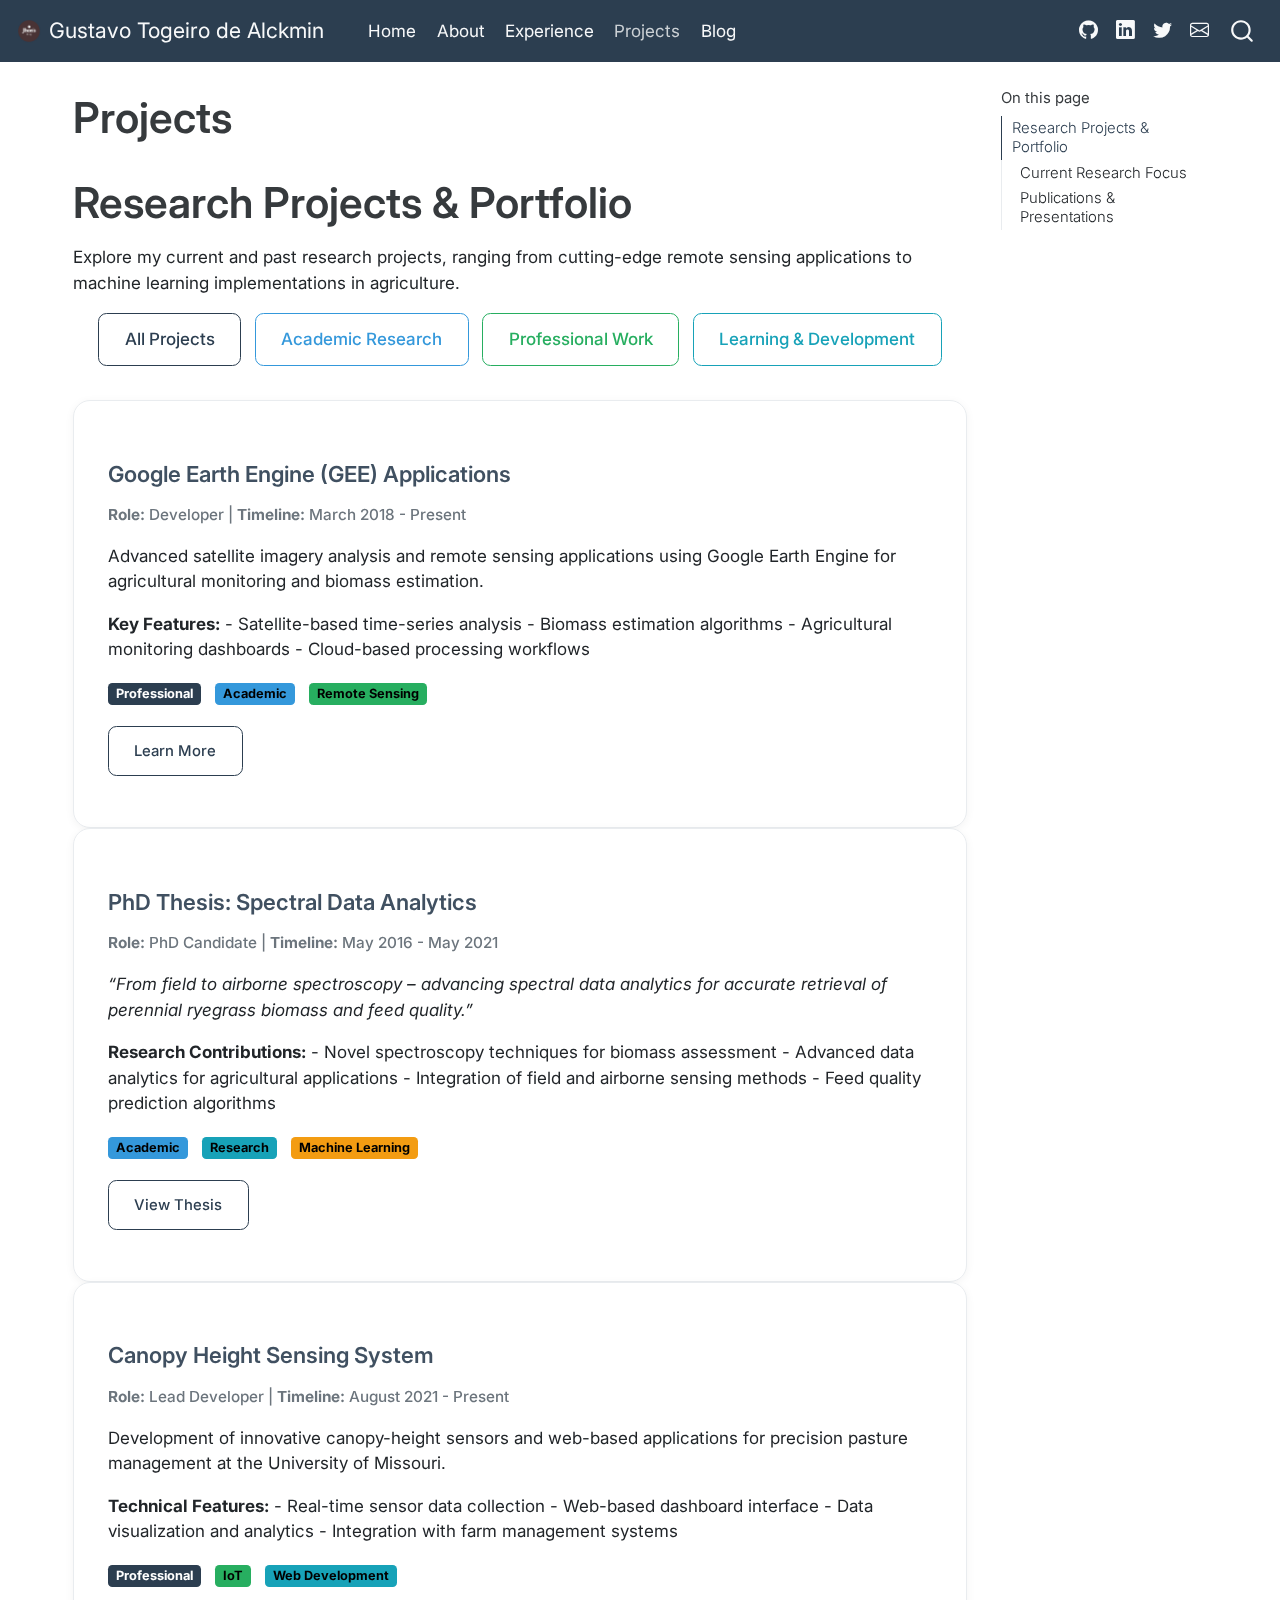
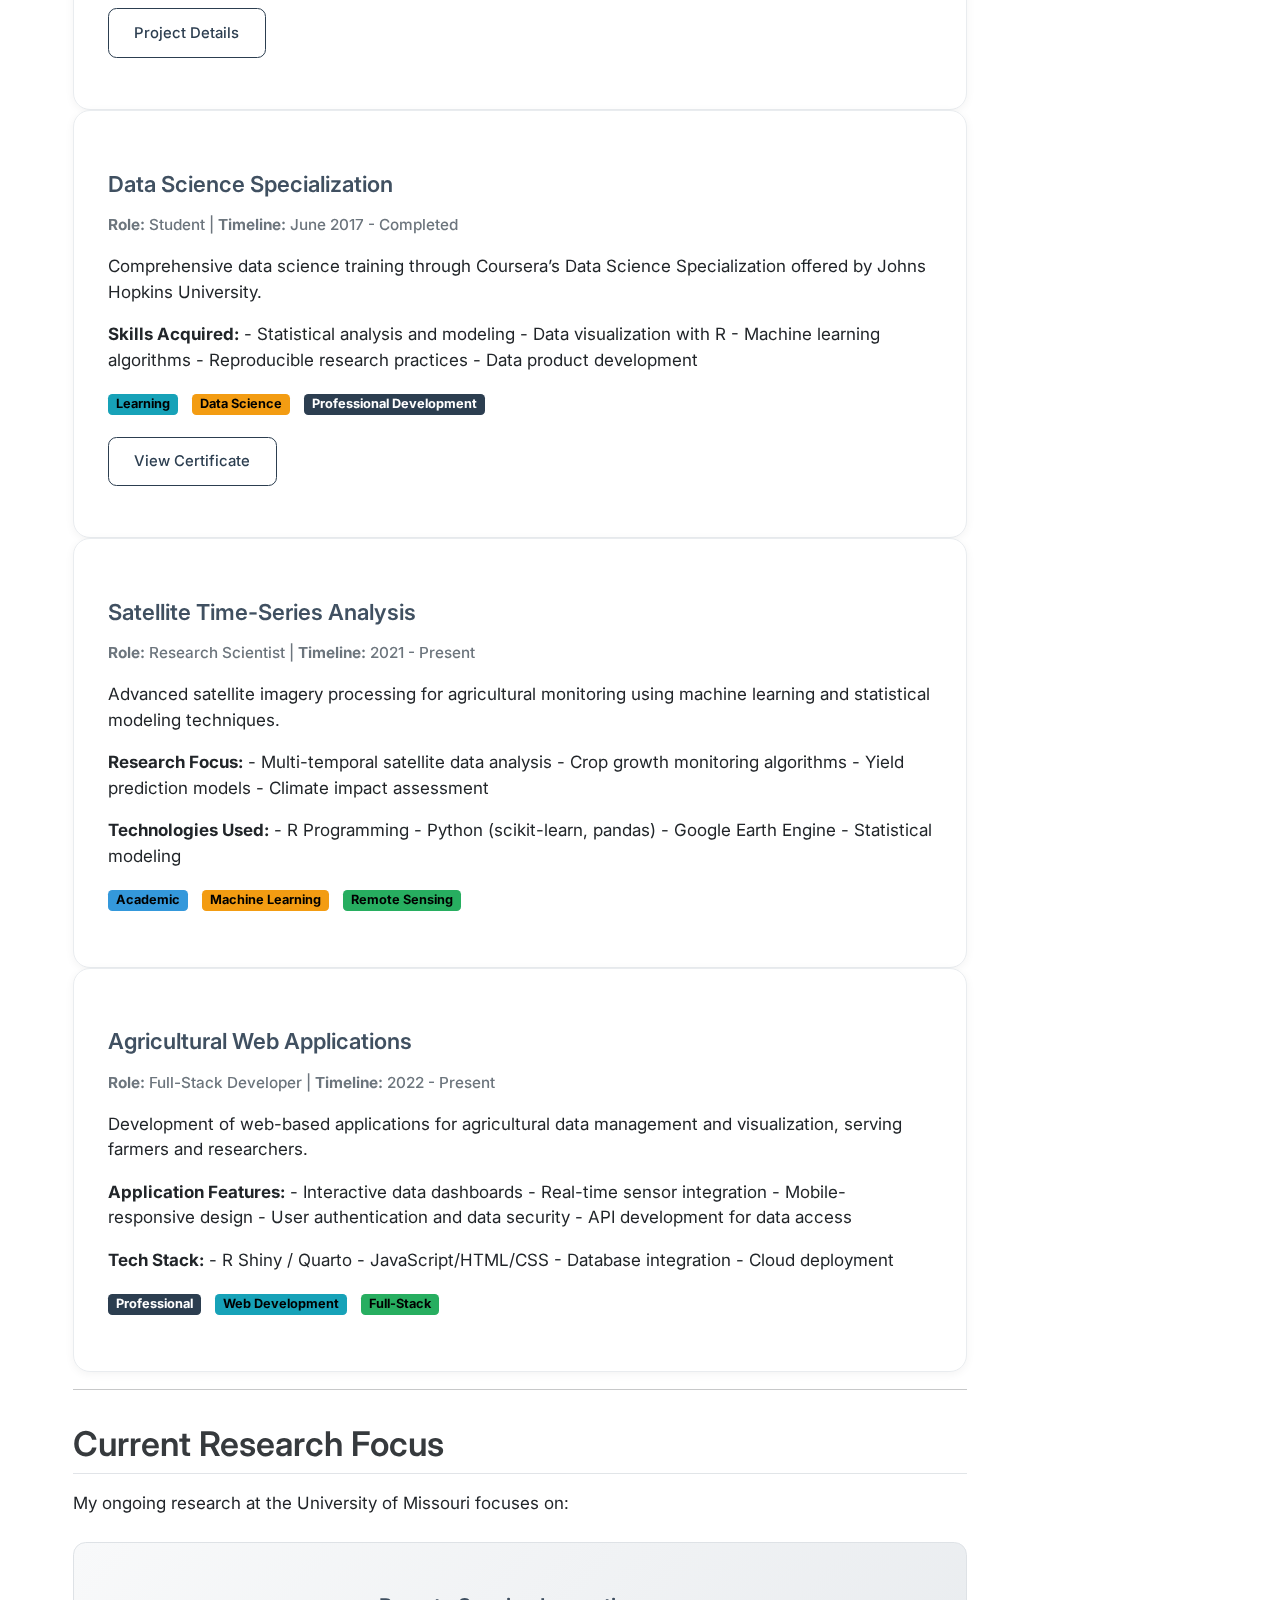
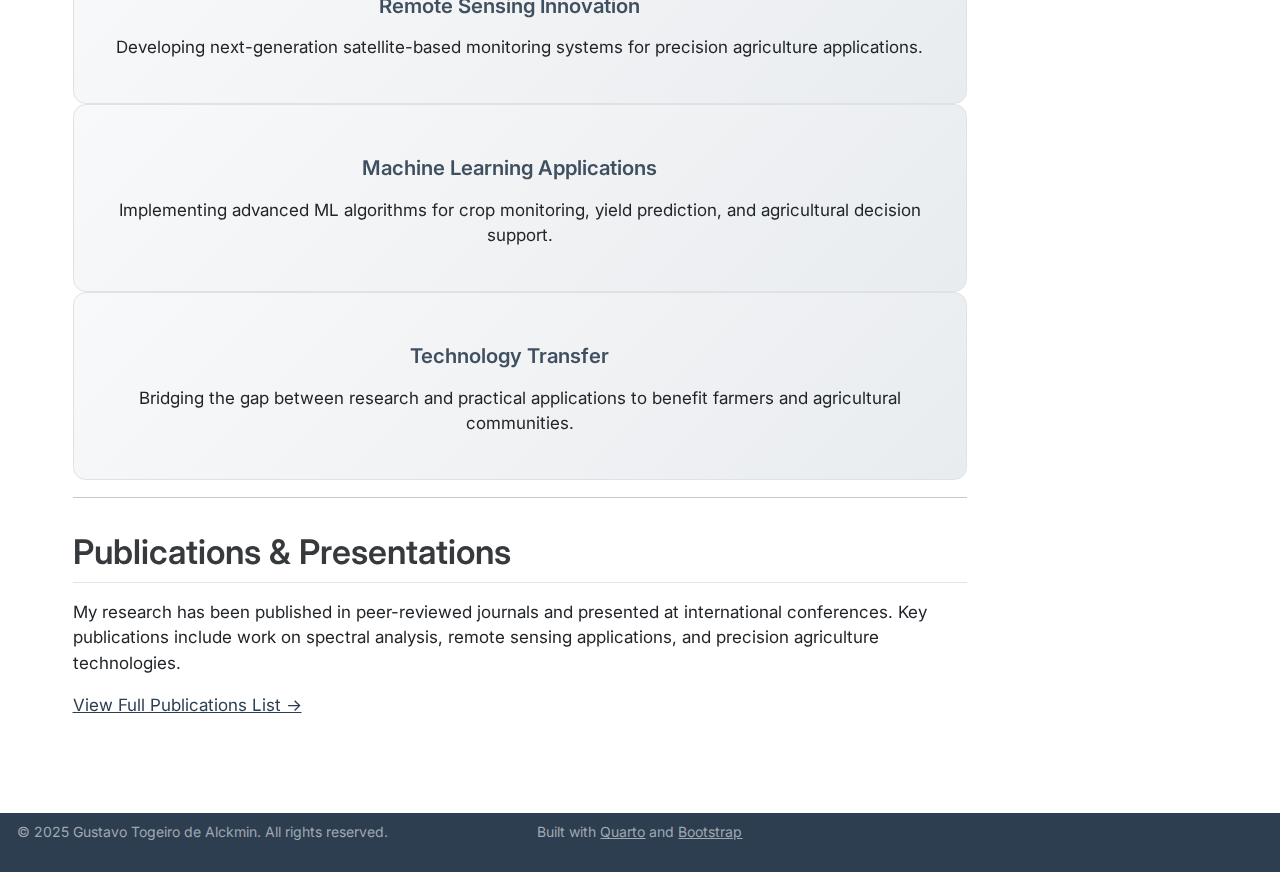
<file: docs/projects.html>
<!DOCTYPE html>
<html xmlns="http://www.w3.org/1999/xhtml" lang="en" xml:lang="en"><head>

<meta charset="utf-8">
<meta name="generator" content="quarto-1.3.450">

<meta name="viewport" content="width=device-width, initial-scale=1.0, user-scalable=yes">


<title>Gustavo Togeiro de Alckmin - Projects</title>
<style>
code{white-space: pre-wrap;}
span.smallcaps{font-variant: small-caps;}
div.columns{display: flex; gap: min(4vw, 1.5em);}
div.column{flex: auto; overflow-x: auto;}
div.hanging-indent{margin-left: 1.5em; text-indent: -1.5em;}
ul.task-list{list-style: none;}
ul.task-list li input[type="checkbox"] {
  width: 0.8em;
  margin: 0 0.8em 0.2em -1em; /* quarto-specific, see https://github.com/quarto-dev/quarto-cli/issues/4556 */ 
  vertical-align: middle;
}
</style>


<script src="site_libs/quarto-nav/quarto-nav.js"></script>
<script src="site_libs/quarto-nav/headroom.min.js"></script>
<script src="site_libs/clipboard/clipboard.min.js"></script>
<script src="site_libs/quarto-search/autocomplete.umd.js"></script>
<script src="site_libs/quarto-search/fuse.min.js"></script>
<script src="site_libs/quarto-search/quarto-search.js"></script>
<meta name="quarto:offset" content="./">
<script src="site_libs/quarto-html/quarto.js"></script>
<script src="site_libs/quarto-html/popper.min.js"></script>
<script src="site_libs/quarto-html/tippy.umd.min.js"></script>
<script src="site_libs/quarto-html/anchor.min.js"></script>
<link href="site_libs/quarto-html/tippy.css" rel="stylesheet">
<link href="site_libs/quarto-html/quarto-syntax-highlighting.css" rel="stylesheet" id="quarto-text-highlighting-styles">
<script src="site_libs/bootstrap/bootstrap.min.js"></script>
<link href="site_libs/bootstrap/bootstrap-icons.css" rel="stylesheet">
<link href="site_libs/bootstrap/bootstrap.min.css" rel="stylesheet" id="quarto-bootstrap" data-mode="light">
<script id="quarto-search-options" type="application/json">{
  "location": "navbar",
  "copy-button": false,
  "collapse-after": 3,
  "panel-placement": "end",
  "type": "overlay",
  "limit": 20,
  "language": {
    "search-no-results-text": "No results",
    "search-matching-documents-text": "matching documents",
    "search-copy-link-title": "Copy link to search",
    "search-hide-matches-text": "Hide additional matches",
    "search-more-match-text": "more match in this document",
    "search-more-matches-text": "more matches in this document",
    "search-clear-button-title": "Clear",
    "search-detached-cancel-button-title": "Cancel",
    "search-submit-button-title": "Submit",
    "search-label": "Search"
  }
}</script>
<style>html{ scroll-behavior: smooth; }</style>


<link rel="stylesheet" href="styles.css">
</head>

<body class="nav-fixed">

<div id="quarto-search-results"></div>
  <header id="quarto-header" class="headroom fixed-top">
    <nav class="navbar navbar-expand-lg navbar-dark ">
      <div class="navbar-container container-fluid">
      <div class="navbar-brand-container">
    <a href="./index.html" class="navbar-brand navbar-brand-logo">
    <img src="./images/main-logo.png" alt="" class="navbar-logo">
    </a>
    <a class="navbar-brand" href="./index.html">
    <span class="navbar-title">Gustavo Togeiro de Alckmin</span>
    </a>
  </div>
            <div id="quarto-search" class="" title="Search"></div>
          <button class="navbar-toggler" type="button" data-bs-toggle="collapse" data-bs-target="#navbarCollapse" aria-controls="navbarCollapse" aria-expanded="false" aria-label="Toggle navigation" onclick="if (window.quartoToggleHeadroom) { window.quartoToggleHeadroom(); }">
  <span class="navbar-toggler-icon"></span>
</button>
          <div class="collapse navbar-collapse" id="navbarCollapse">
            <ul class="navbar-nav navbar-nav-scroll me-auto">
  <li class="nav-item">
    <a class="nav-link" href="./index.html" rel="" target="">
 <span class="menu-text">Home</span></a>
  </li>  
  <li class="nav-item">
    <a class="nav-link" href="./about.html" rel="" target="">
 <span class="menu-text">About</span></a>
  </li>  
  <li class="nav-item">
    <a class="nav-link" href="./experience.html" rel="" target="">
 <span class="menu-text">Experience</span></a>
  </li>  
  <li class="nav-item">
    <a class="nav-link active" href="./projects.html" rel="" target="" aria-current="page">
 <span class="menu-text">Projects</span></a>
  </li>  
  <li class="nav-item">
    <a class="nav-link" href="./posts/index.html" rel="" target="">
 <span class="menu-text">Blog</span></a>
  </li>  
</ul>
            <ul class="navbar-nav navbar-nav-scroll ms-auto">
  <li class="nav-item compact">
    <a class="nav-link" href="https://github.com/gtalckmin" rel="" target=""><i class="bi bi-github" role="img" aria-label="GitHub">
</i> 
 <span class="menu-text"></span></a>
  </li>  
  <li class="nav-item compact">
    <a class="nav-link" href="https://www.linkedin.com/in/gtalckmin/" rel="" target=""><i class="bi bi-linkedin" role="img" aria-label="LinkedIn">
</i> 
 <span class="menu-text"></span></a>
  </li>  
  <li class="nav-item compact">
    <a class="nav-link" href="https://twitter.com/GustavoTA8" rel="" target=""><i class="bi bi-twitter" role="img" aria-label="Twitter">
</i> 
 <span class="menu-text"></span></a>
  </li>  
  <li class="nav-item compact">
    <a class="nav-link" href="mailto:gustavo.togeirodealckmin@missouri.edu" rel="" target=""><i class="bi bi-envelope" role="img" aria-label="Email">
</i> 
 <span class="menu-text"></span></a>
  </li>  
</ul>
            <div class="quarto-navbar-tools">
</div>
          </div> <!-- /navcollapse -->
      </div> <!-- /container-fluid -->
    </nav>
</header>
<!-- content -->
<div id="quarto-content" class="quarto-container page-columns page-rows-contents page-layout-full page-navbar">
<!-- sidebar -->
<!-- margin-sidebar -->
    <div id="quarto-margin-sidebar" class="sidebar margin-sidebar">
        <nav id="TOC" role="doc-toc" class="toc-active">
    <h2 id="toc-title">On this page</h2>
   
  <ul>
  <li><a href="#research-projects-portfolio" id="toc-research-projects-portfolio" class="nav-link active" data-scroll-target="#research-projects-portfolio">Research Projects &amp; Portfolio</a>
  <ul class="collapse">
  <li><a href="#current-research-focus" id="toc-current-research-focus" class="nav-link" data-scroll-target="#current-research-focus">Current Research Focus</a></li>
  <li><a href="#publications-presentations" id="toc-publications-presentations" class="nav-link" data-scroll-target="#publications-presentations">Publications &amp; Presentations</a></li>
  </ul></li>
  </ul>
</nav>
    </div>
<!-- main -->
<main class="content column-page-left" id="quarto-document-content">

<header id="title-block-header" class="quarto-title-block default">
<div class="quarto-title">
<h1 class="title">Projects</h1>
</div>



<div class="quarto-title-meta">

    
  
    
  </div>
  

</header>

<section id="research-projects-portfolio" class="level1 container">
<h1>Research Projects &amp; Portfolio</h1>
<p>Explore my current and past research projects, ranging from cutting-edge remote sensing applications to machine learning implementations in agriculture.</p>
<div class="project-filters text-center mb-4">
<p><a href="#" class="btn btn-outline-primary filter-btn" data-filter="all">All Projects</a> <a href="#" class="btn btn-outline-secondary filter-btn" data-filter="academic">Academic Research</a> <a href="#" class="btn btn-outline-success filter-btn" data-filter="professional">Professional Work</a> <a href="#" class="btn btn-outline-info filter-btn" data-filter="learning">Learning &amp; Development</a></p>
</div>
<div class="row g-4">
<div class="col-lg-6 project-item">
<section id="google-earth-engine-gee-applications" class="level3 project-card h-100">
<h3 class="anchored" data-anchor-id="google-earth-engine-gee-applications">Google Earth Engine (GEE) Applications</h3>
<div class="project-meta">
<p><strong>Role:</strong> Developer | <strong>Timeline:</strong> March 2018 - Present</p>
</div>
<p>Advanced satellite imagery analysis and remote sensing applications using Google Earth Engine for agricultural monitoring and biomass estimation.</p>
<p><strong>Key Features:</strong> - Satellite-based time-series analysis - Biomass estimation algorithms - Agricultural monitoring dashboards - Cloud-based processing workflows</p>
<div class="project-tags">
<p><span class="badge bg-primary">Professional</span> <span class="badge bg-secondary">Academic</span> <span class="badge bg-success">Remote Sensing</span></p>
</div>
<div class="project-links mt-3">
<p><a href="#" class="btn btn-sm btn-outline-primary">Learn More</a></p>
</div>
</section>
</div>
<div class="col-lg-6 project-item">
<section id="phd-thesis-spectral-data-analytics" class="level3 project-card h-100">
<h3 class="anchored" data-anchor-id="phd-thesis-spectral-data-analytics">PhD Thesis: Spectral Data Analytics</h3>
<div class="project-meta">
<p><strong>Role:</strong> PhD Candidate | <strong>Timeline:</strong> May 2016 - May 2021</p>
</div>
<p><em>“From field to airborne spectroscopy – advancing spectral data analytics for accurate retrieval of perennial ryegrass biomass and feed quality.”</em></p>
<p><strong>Research Contributions:</strong> - Novel spectroscopy techniques for biomass assessment - Advanced data analytics for agricultural applications - Integration of field and airborne sensing methods - Feed quality prediction algorithms</p>
<div class="project-tags">
<p><span class="badge bg-secondary">Academic</span> <span class="badge bg-info">Research</span> <span class="badge bg-warning">Machine Learning</span></p>
</div>
<div class="project-links mt-3">
<p><a href="https://doi.org/10.18174/544521" class="btn btn-sm btn-outline-primary" target="_blank">View Thesis</a></p>
</div>
</section>
</div>
<div class="col-lg-6 project-item">
<section id="canopy-height-sensing-system" class="level3 project-card h-100">
<h3 class="anchored" data-anchor-id="canopy-height-sensing-system">Canopy Height Sensing System</h3>
<div class="project-meta">
<p><strong>Role:</strong> Lead Developer | <strong>Timeline:</strong> August 2021 - Present</p>
</div>
<p>Development of innovative canopy-height sensors and web-based applications for precision pasture management at the University of Missouri.</p>
<p><strong>Technical Features:</strong> - Real-time sensor data collection - Web-based dashboard interface - Data visualization and analytics - Integration with farm management systems</p>
<div class="project-tags">
<p><span class="badge bg-primary">Professional</span> <span class="badge bg-success">IoT</span> <span class="badge bg-info">Web Development</span></p>
</div>
<div class="project-links mt-3">
<p><a href="#" class="btn btn-sm btn-outline-primary">Project Details</a></p>
</div>
</section>
</div>
<div class="col-lg-6 project-item">
<section id="data-science-specialization" class="level3 project-card h-100">
<h3 class="anchored" data-anchor-id="data-science-specialization">Data Science Specialization</h3>
<div class="project-meta">
<p><strong>Role:</strong> Student | <strong>Timeline:</strong> June 2017 - Completed</p>
</div>
<p>Comprehensive data science training through Coursera’s Data Science Specialization offered by Johns Hopkins University.</p>
<p><strong>Skills Acquired:</strong> - Statistical analysis and modeling - Data visualization with R - Machine learning algorithms - Reproducible research practices - Data product development</p>
<div class="project-tags">
<p><span class="badge bg-info">Learning</span> <span class="badge bg-warning">Data Science</span> <span class="badge bg-primary">Professional Development</span></p>
</div>
<div class="project-links mt-3">
<p><a href="https://www.coursera.org/specializations/jhu-data-science" class="btn btn-sm btn-outline-primary" target="_blank">View Certificate</a></p>
</div>
</section>
</div>
<div class="col-lg-6 project-item">
<section id="satellite-time-series-analysis" class="level3 project-card h-100">
<h3 class="anchored" data-anchor-id="satellite-time-series-analysis">Satellite Time-Series Analysis</h3>
<div class="project-meta">
<p><strong>Role:</strong> Research Scientist | <strong>Timeline:</strong> 2021 - Present</p>
</div>
<p>Advanced satellite imagery processing for agricultural monitoring using machine learning and statistical modeling techniques.</p>
<p><strong>Research Focus:</strong> - Multi-temporal satellite data analysis - Crop growth monitoring algorithms - Yield prediction models - Climate impact assessment</p>
<p><strong>Technologies Used:</strong> - R Programming - Python (scikit-learn, pandas) - Google Earth Engine - Statistical modeling</p>
<div class="project-tags">
<p><span class="badge bg-secondary">Academic</span> <span class="badge bg-warning">Machine Learning</span> <span class="badge bg-success">Remote Sensing</span></p>
</div>
</section>
</div>
<div class="col-lg-6 project-item">
<section id="agricultural-web-applications" class="level3 project-card h-100">
<h3 class="anchored" data-anchor-id="agricultural-web-applications">Agricultural Web Applications</h3>
<div class="project-meta">
<p><strong>Role:</strong> Full-Stack Developer | <strong>Timeline:</strong> 2022 - Present</p>
</div>
<p>Development of web-based applications for agricultural data management and visualization, serving farmers and researchers.</p>
<p><strong>Application Features:</strong> - Interactive data dashboards - Real-time sensor integration - Mobile-responsive design - User authentication and data security - API development for data access</p>
<p><strong>Tech Stack:</strong> - R Shiny / Quarto - JavaScript/HTML/CSS - Database integration - Cloud deployment</p>
<div class="project-tags">
<p><span class="badge bg-primary">Professional</span> <span class="badge bg-info">Web Development</span> <span class="badge bg-success">Full-Stack</span></p>
</div>
</section>
</div>
</div>
<hr>
<section id="current-research-focus" class="level2">
<h2 class="anchored" data-anchor-id="current-research-focus">Current Research Focus</h2>
<p>My ongoing research at the University of Missouri focuses on:</p>
<div class="row g-4 mt-4">
<div class="col-md-4">
<section id="remote-sensing-innovation" class="level3 research-focus">
<h3 class="anchored" data-anchor-id="remote-sensing-innovation">Remote Sensing Innovation</h3>
<p>Developing next-generation satellite-based monitoring systems for precision agriculture applications.</p>
</section>
</div>
<div class="col-md-4">
<section id="machine-learning-applications" class="level3 research-focus">
<h3 class="anchored" data-anchor-id="machine-learning-applications">Machine Learning Applications</h3>
<p>Implementing advanced ML algorithms for crop monitoring, yield prediction, and agricultural decision support.</p>
</section>
</div>
<div class="col-md-4">
<section id="technology-transfer" class="level3 research-focus">
<h3 class="anchored" data-anchor-id="technology-transfer">Technology Transfer</h3>
<p>Bridging the gap between research and practical applications to benefit farmers and agricultural communities.</p>
</section>
</div>
</div>
<hr>
</section>
<section id="publications-presentations" class="level2">
<h2 class="anchored" data-anchor-id="publications-presentations">Publications &amp; Presentations</h2>
<p>My research has been published in peer-reviewed journals and presented at international conferences. Key publications include work on spectral analysis, remote sensing applications, and precision agriculture technologies.</p>
<p><a href="./about.html#publications">View Full Publications List →</a></p>
</section>
</section>
<style>
.project-card {
  background: white;
  border: 1px solid #e9ecef;
  border-radius: 1rem;
  padding: 2rem;
  transition: all 0.3s ease;
  box-shadow: 0 2px 10px rgba(0, 0, 0, 0.05);
}

.project-card:hover {
  transform: translateY(-5px);
  box-shadow: 0 15px 35px rgba(0, 0, 0, 0.1);
  border-color: #3498db;
}

.project-card h3 {
  color: #2c3e50;
  font-size: 1.3rem;
  margin-bottom: 1rem;
}

.project-meta {
  color: #6c757d;
  font-size: 0.9rem;
  margin-bottom: 1rem;
  font-weight: 500;
}

.project-tags {
  margin: 1rem 0;
}

.project-tags .badge {
  margin-right: 0.5rem;
  margin-bottom: 0.25rem;
}

.project-links {
  margin-top: auto;
}

.research-focus {
  background: linear-gradient(135deg, #f8f9fa 0%, #e9ecef 100%);
  border: 1px solid #dee2e6;
  border-radius: 0.75rem;
  padding: 1.5rem;
  text-align: center;
  height: 100%;
}

.research-focus h3 {
  color: #2c3e50;
  font-size: 1.2rem;
  margin-bottom: 1rem;
}

.filter-btn {
  margin: 0 0.25rem 0.5rem 0.25rem;
}

.filter-btn.active {
  background-color: #2c3e50;
  border-color: #2c3e50;
  color: white;
}
</style>



</main> <!-- /main -->
<script id="quarto-html-after-body" type="application/javascript">
window.document.addEventListener("DOMContentLoaded", function (event) {
  const toggleBodyColorMode = (bsSheetEl) => {
    const mode = bsSheetEl.getAttribute("data-mode");
    const bodyEl = window.document.querySelector("body");
    if (mode === "dark") {
      bodyEl.classList.add("quarto-dark");
      bodyEl.classList.remove("quarto-light");
    } else {
      bodyEl.classList.add("quarto-light");
      bodyEl.classList.remove("quarto-dark");
    }
  }
  const toggleBodyColorPrimary = () => {
    const bsSheetEl = window.document.querySelector("link#quarto-bootstrap");
    if (bsSheetEl) {
      toggleBodyColorMode(bsSheetEl);
    }
  }
  toggleBodyColorPrimary();  
  const icon = "";
  const anchorJS = new window.AnchorJS();
  anchorJS.options = {
    placement: 'right',
    icon: icon
  };
  anchorJS.add('.anchored');
  const isCodeAnnotation = (el) => {
    for (const clz of el.classList) {
      if (clz.startsWith('code-annotation-')) {                     
        return true;
      }
    }
    return false;
  }
  const clipboard = new window.ClipboardJS('.code-copy-button', {
    text: function(trigger) {
      const codeEl = trigger.previousElementSibling.cloneNode(true);
      for (const childEl of codeEl.children) {
        if (isCodeAnnotation(childEl)) {
          childEl.remove();
        }
      }
      return codeEl.innerText;
    }
  });
  clipboard.on('success', function(e) {
    // button target
    const button = e.trigger;
    // don't keep focus
    button.blur();
    // flash "checked"
    button.classList.add('code-copy-button-checked');
    var currentTitle = button.getAttribute("title");
    button.setAttribute("title", "Copied!");
    let tooltip;
    if (window.bootstrap) {
      button.setAttribute("data-bs-toggle", "tooltip");
      button.setAttribute("data-bs-placement", "left");
      button.setAttribute("data-bs-title", "Copied!");
      tooltip = new bootstrap.Tooltip(button, 
        { trigger: "manual", 
          customClass: "code-copy-button-tooltip",
          offset: [0, -8]});
      tooltip.show();    
    }
    setTimeout(function() {
      if (tooltip) {
        tooltip.hide();
        button.removeAttribute("data-bs-title");
        button.removeAttribute("data-bs-toggle");
        button.removeAttribute("data-bs-placement");
      }
      button.setAttribute("title", currentTitle);
      button.classList.remove('code-copy-button-checked');
    }, 1000);
    // clear code selection
    e.clearSelection();
  });
  function tippyHover(el, contentFn) {
    const config = {
      allowHTML: true,
      content: contentFn,
      maxWidth: 500,
      delay: 100,
      arrow: false,
      appendTo: function(el) {
          return el.parentElement;
      },
      interactive: true,
      interactiveBorder: 10,
      theme: 'quarto',
      placement: 'bottom-start'
    };
    window.tippy(el, config); 
  }
  const noterefs = window.document.querySelectorAll('a[role="doc-noteref"]');
  for (var i=0; i<noterefs.length; i++) {
    const ref = noterefs[i];
    tippyHover(ref, function() {
      // use id or data attribute instead here
      let href = ref.getAttribute('data-footnote-href') || ref.getAttribute('href');
      try { href = new URL(href).hash; } catch {}
      const id = href.replace(/^#\/?/, "");
      const note = window.document.getElementById(id);
      return note.innerHTML;
    });
  }
      let selectedAnnoteEl;
      const selectorForAnnotation = ( cell, annotation) => {
        let cellAttr = 'data-code-cell="' + cell + '"';
        let lineAttr = 'data-code-annotation="' +  annotation + '"';
        const selector = 'span[' + cellAttr + '][' + lineAttr + ']';
        return selector;
      }
      const selectCodeLines = (annoteEl) => {
        const doc = window.document;
        const targetCell = annoteEl.getAttribute("data-target-cell");
        const targetAnnotation = annoteEl.getAttribute("data-target-annotation");
        const annoteSpan = window.document.querySelector(selectorForAnnotation(targetCell, targetAnnotation));
        const lines = annoteSpan.getAttribute("data-code-lines").split(",");
        const lineIds = lines.map((line) => {
          return targetCell + "-" + line;
        })
        let top = null;
        let height = null;
        let parent = null;
        if (lineIds.length > 0) {
            //compute the position of the single el (top and bottom and make a div)
            const el = window.document.getElementById(lineIds[0]);
            top = el.offsetTop;
            height = el.offsetHeight;
            parent = el.parentElement.parentElement;
          if (lineIds.length > 1) {
            const lastEl = window.document.getElementById(lineIds[lineIds.length - 1]);
            const bottom = lastEl.offsetTop + lastEl.offsetHeight;
            height = bottom - top;
          }
          if (top !== null && height !== null && parent !== null) {
            // cook up a div (if necessary) and position it 
            let div = window.document.getElementById("code-annotation-line-highlight");
            if (div === null) {
              div = window.document.createElement("div");
              div.setAttribute("id", "code-annotation-line-highlight");
              div.style.position = 'absolute';
              parent.appendChild(div);
            }
            div.style.top = top - 2 + "px";
            div.style.height = height + 4 + "px";
            let gutterDiv = window.document.getElementById("code-annotation-line-highlight-gutter");
            if (gutterDiv === null) {
              gutterDiv = window.document.createElement("div");
              gutterDiv.setAttribute("id", "code-annotation-line-highlight-gutter");
              gutterDiv.style.position = 'absolute';
              const codeCell = window.document.getElementById(targetCell);
              const gutter = codeCell.querySelector('.code-annotation-gutter');
              gutter.appendChild(gutterDiv);
            }
            gutterDiv.style.top = top - 2 + "px";
            gutterDiv.style.height = height + 4 + "px";
          }
          selectedAnnoteEl = annoteEl;
        }
      };
      const unselectCodeLines = () => {
        const elementsIds = ["code-annotation-line-highlight", "code-annotation-line-highlight-gutter"];
        elementsIds.forEach((elId) => {
          const div = window.document.getElementById(elId);
          if (div) {
            div.remove();
          }
        });
        selectedAnnoteEl = undefined;
      };
      // Attach click handler to the DT
      const annoteDls = window.document.querySelectorAll('dt[data-target-cell]');
      for (const annoteDlNode of annoteDls) {
        annoteDlNode.addEventListener('click', (event) => {
          const clickedEl = event.target;
          if (clickedEl !== selectedAnnoteEl) {
            unselectCodeLines();
            const activeEl = window.document.querySelector('dt[data-target-cell].code-annotation-active');
            if (activeEl) {
              activeEl.classList.remove('code-annotation-active');
            }
            selectCodeLines(clickedEl);
            clickedEl.classList.add('code-annotation-active');
          } else {
            // Unselect the line
            unselectCodeLines();
            clickedEl.classList.remove('code-annotation-active');
          }
        });
      }
  const findCites = (el) => {
    const parentEl = el.parentElement;
    if (parentEl) {
      const cites = parentEl.dataset.cites;
      if (cites) {
        return {
          el,
          cites: cites.split(' ')
        };
      } else {
        return findCites(el.parentElement)
      }
    } else {
      return undefined;
    }
  };
  var bibliorefs = window.document.querySelectorAll('a[role="doc-biblioref"]');
  for (var i=0; i<bibliorefs.length; i++) {
    const ref = bibliorefs[i];
    const citeInfo = findCites(ref);
    if (citeInfo) {
      tippyHover(citeInfo.el, function() {
        var popup = window.document.createElement('div');
        citeInfo.cites.forEach(function(cite) {
          var citeDiv = window.document.createElement('div');
          citeDiv.classList.add('hanging-indent');
          citeDiv.classList.add('csl-entry');
          var biblioDiv = window.document.getElementById('ref-' + cite);
          if (biblioDiv) {
            citeDiv.innerHTML = biblioDiv.innerHTML;
          }
          popup.appendChild(citeDiv);
        });
        return popup.innerHTML;
      });
    }
  }
});
</script>
</div> <!-- /content -->
<footer class="footer">
  <div class="nav-footer">
    <div class="nav-footer-left">© 2025 Gustavo Togeiro de Alckmin. All rights reserved.</div>   
    <div class="nav-footer-center">Built with <a href="https://quarto.org/">Quarto</a> and <a href="https://getbootstrap.com/">Bootstrap</a></div>
    <div class="nav-footer-right"><a href="mailto:gustavo.togeirodealckmin@missouri.edu"></a> <a href="https://github.com/gtalckmin"></a> <a href="https://www.linkedin.com/in/gtalckmin/"></a></div>
  </div>
</footer>



<script src="site_libs/quarto-html/zenscroll-min.js"></script>
</body></html>
</file>
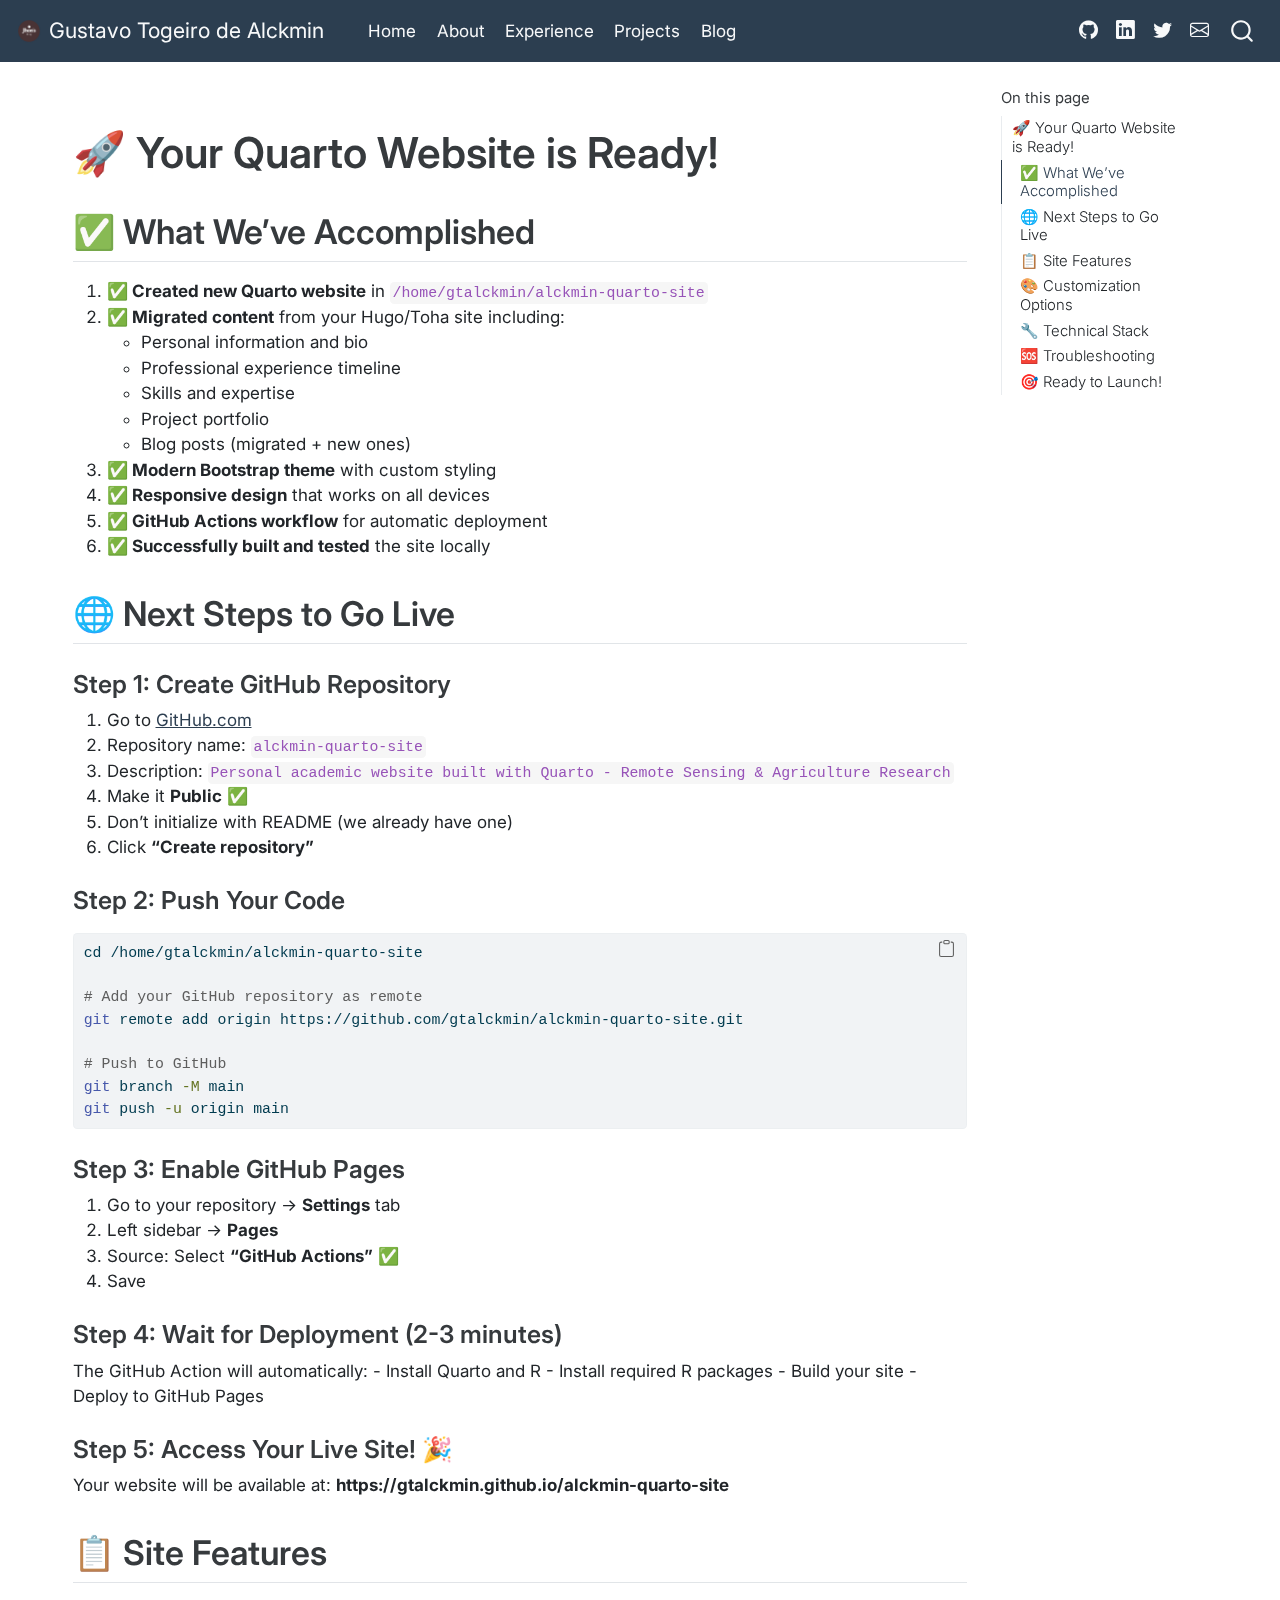
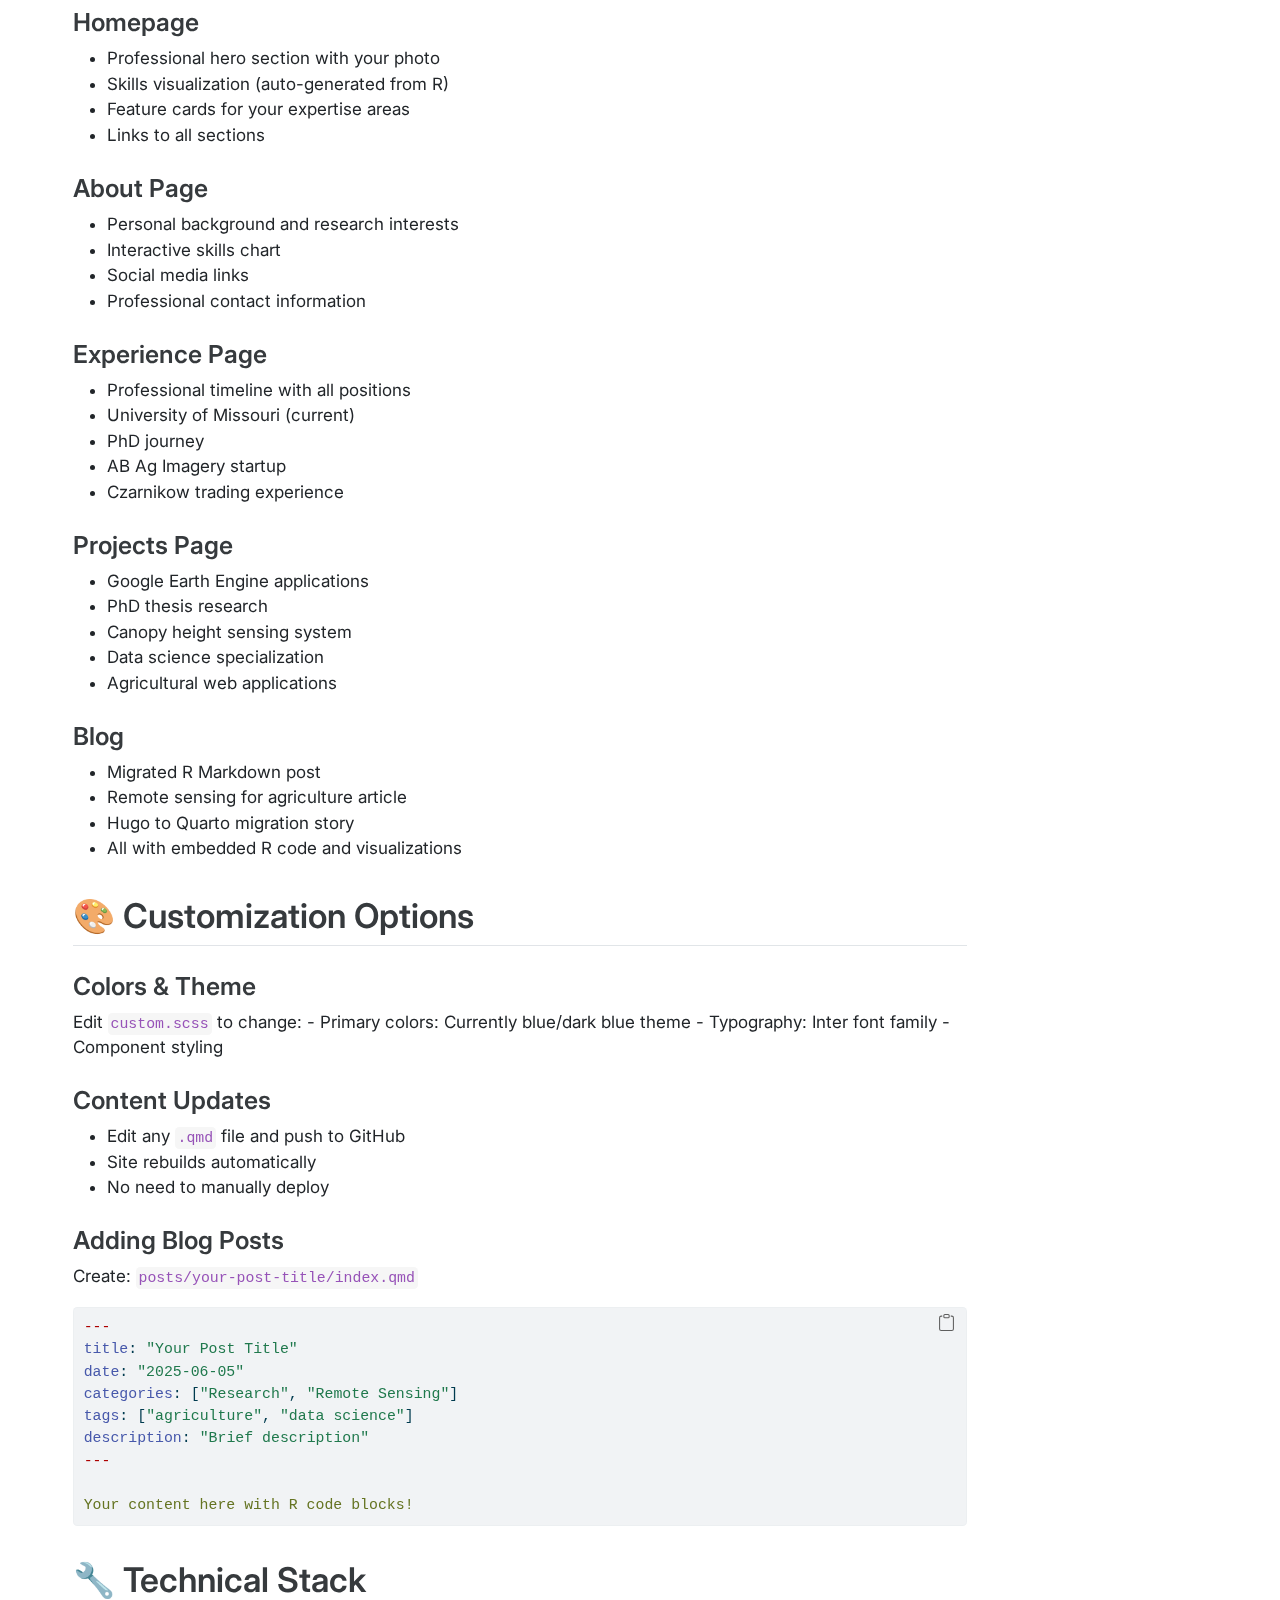
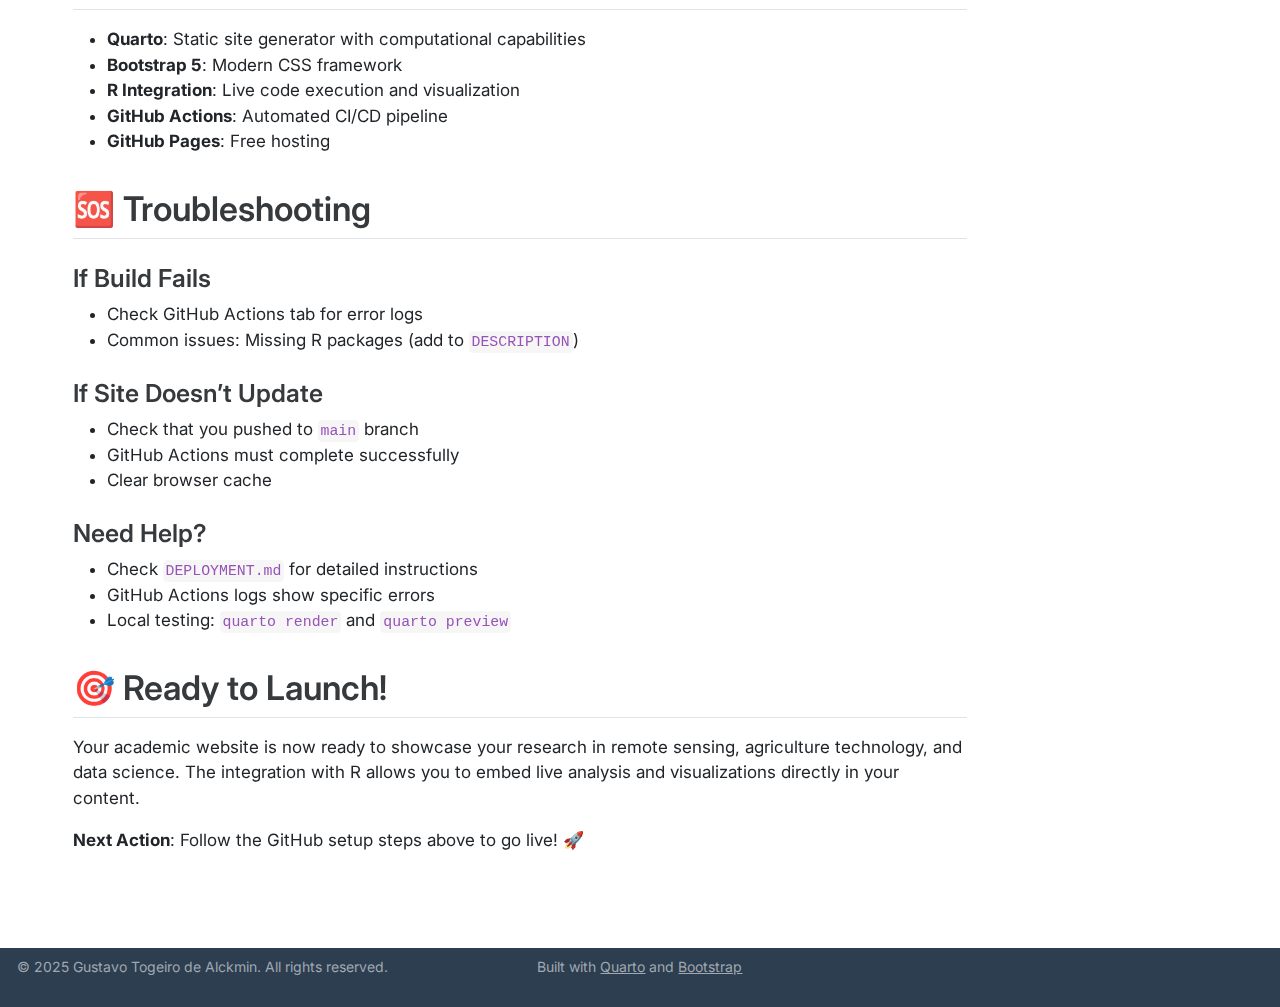
<file: docs/SETUP_COMPLETE.html>
<!DOCTYPE html>
<html xmlns="http://www.w3.org/1999/xhtml" lang="en" xml:lang="en"><head>

<meta charset="utf-8">
<meta name="generator" content="quarto-1.3.450">

<meta name="viewport" content="width=device-width, initial-scale=1.0, user-scalable=yes">


<title>Gustavo Togeiro de Alckmin – setup_complete</title>
<style>
code{white-space: pre-wrap;}
span.smallcaps{font-variant: small-caps;}
div.columns{display: flex; gap: min(4vw, 1.5em);}
div.column{flex: auto; overflow-x: auto;}
div.hanging-indent{margin-left: 1.5em; text-indent: -1.5em;}
ul.task-list{list-style: none;}
ul.task-list li input[type="checkbox"] {
  width: 0.8em;
  margin: 0 0.8em 0.2em -1em; /* quarto-specific, see https://github.com/quarto-dev/quarto-cli/issues/4556 */ 
  vertical-align: middle;
}
/* CSS for syntax highlighting */
pre > code.sourceCode { white-space: pre; position: relative; }
pre > code.sourceCode > span { display: inline-block; line-height: 1.25; }
pre > code.sourceCode > span:empty { height: 1.2em; }
.sourceCode { overflow: visible; }
code.sourceCode > span { color: inherit; text-decoration: inherit; }
div.sourceCode { margin: 1em 0; }
pre.sourceCode { margin: 0; }
@media screen {
div.sourceCode { overflow: auto; }
}
@media print {
pre > code.sourceCode { white-space: pre-wrap; }
pre > code.sourceCode > span { text-indent: -5em; padding-left: 5em; }
}
pre.numberSource code
  { counter-reset: source-line 0; }
pre.numberSource code > span
  { position: relative; left: -4em; counter-increment: source-line; }
pre.numberSource code > span > a:first-child::before
  { content: counter(source-line);
    position: relative; left: -1em; text-align: right; vertical-align: baseline;
    border: none; display: inline-block;
    -webkit-touch-callout: none; -webkit-user-select: none;
    -khtml-user-select: none; -moz-user-select: none;
    -ms-user-select: none; user-select: none;
    padding: 0 4px; width: 4em;
  }
pre.numberSource { margin-left: 3em;  padding-left: 4px; }
div.sourceCode
  {   }
@media screen {
pre > code.sourceCode > span > a:first-child::before { text-decoration: underline; }
}
</style>


<script src="site_libs/quarto-nav/quarto-nav.js"></script>
<script src="site_libs/quarto-nav/headroom.min.js"></script>
<script src="site_libs/clipboard/clipboard.min.js"></script>
<script src="site_libs/quarto-search/autocomplete.umd.js"></script>
<script src="site_libs/quarto-search/fuse.min.js"></script>
<script src="site_libs/quarto-search/quarto-search.js"></script>
<meta name="quarto:offset" content="./">
<script src="site_libs/quarto-html/quarto.js"></script>
<script src="site_libs/quarto-html/popper.min.js"></script>
<script src="site_libs/quarto-html/tippy.umd.min.js"></script>
<script src="site_libs/quarto-html/anchor.min.js"></script>
<link href="site_libs/quarto-html/tippy.css" rel="stylesheet">
<link href="site_libs/quarto-html/quarto-syntax-highlighting.css" rel="stylesheet" id="quarto-text-highlighting-styles">
<script src="site_libs/bootstrap/bootstrap.min.js"></script>
<link href="site_libs/bootstrap/bootstrap-icons.css" rel="stylesheet">
<link href="site_libs/bootstrap/bootstrap.min.css" rel="stylesheet" id="quarto-bootstrap" data-mode="light">
<script id="quarto-search-options" type="application/json">{
  "location": "navbar",
  "copy-button": false,
  "collapse-after": 3,
  "panel-placement": "end",
  "type": "overlay",
  "limit": 20,
  "language": {
    "search-no-results-text": "No results",
    "search-matching-documents-text": "matching documents",
    "search-copy-link-title": "Copy link to search",
    "search-hide-matches-text": "Hide additional matches",
    "search-more-match-text": "more match in this document",
    "search-more-matches-text": "more matches in this document",
    "search-clear-button-title": "Clear",
    "search-detached-cancel-button-title": "Cancel",
    "search-submit-button-title": "Submit",
    "search-label": "Search"
  }
}</script>
<style>html{ scroll-behavior: smooth; }</style>


<link rel="stylesheet" href="styles.css">
</head>

<body class="nav-fixed">

<div id="quarto-search-results"></div>
  <header id="quarto-header" class="headroom fixed-top">
    <nav class="navbar navbar-expand-lg navbar-dark ">
      <div class="navbar-container container-fluid">
      <div class="navbar-brand-container">
    <a href="./index.html" class="navbar-brand navbar-brand-logo">
    <img src="./images/main-logo.png" alt="" class="navbar-logo">
    </a>
    <a class="navbar-brand" href="./index.html">
    <span class="navbar-title">Gustavo Togeiro de Alckmin</span>
    </a>
  </div>
            <div id="quarto-search" class="" title="Search"></div>
          <button class="navbar-toggler" type="button" data-bs-toggle="collapse" data-bs-target="#navbarCollapse" aria-controls="navbarCollapse" aria-expanded="false" aria-label="Toggle navigation" onclick="if (window.quartoToggleHeadroom) { window.quartoToggleHeadroom(); }">
  <span class="navbar-toggler-icon"></span>
</button>
          <div class="collapse navbar-collapse" id="navbarCollapse">
            <ul class="navbar-nav navbar-nav-scroll me-auto">
  <li class="nav-item">
    <a class="nav-link" href="./index.html" rel="" target="">
 <span class="menu-text">Home</span></a>
  </li>  
  <li class="nav-item">
    <a class="nav-link" href="./about.html" rel="" target="">
 <span class="menu-text">About</span></a>
  </li>  
  <li class="nav-item">
    <a class="nav-link" href="./experience.html" rel="" target="">
 <span class="menu-text">Experience</span></a>
  </li>  
  <li class="nav-item">
    <a class="nav-link" href="./projects.html" rel="" target="">
 <span class="menu-text">Projects</span></a>
  </li>  
  <li class="nav-item">
    <a class="nav-link" href="./posts/index.html" rel="" target="">
 <span class="menu-text">Blog</span></a>
  </li>  
</ul>
            <ul class="navbar-nav navbar-nav-scroll ms-auto">
  <li class="nav-item compact">
    <a class="nav-link" href="https://github.com/gtalckmin" rel="" target=""><i class="bi bi-github" role="img" aria-label="GitHub">
</i> 
 <span class="menu-text"></span></a>
  </li>  
  <li class="nav-item compact">
    <a class="nav-link" href="https://www.linkedin.com/in/gtalckmin/" rel="" target=""><i class="bi bi-linkedin" role="img" aria-label="LinkedIn">
</i> 
 <span class="menu-text"></span></a>
  </li>  
  <li class="nav-item compact">
    <a class="nav-link" href="https://twitter.com/GustavoTA8" rel="" target=""><i class="bi bi-twitter" role="img" aria-label="Twitter">
</i> 
 <span class="menu-text"></span></a>
  </li>  
  <li class="nav-item compact">
    <a class="nav-link" href="mailto:gustavo.togeirodealckmin@missouri.edu" rel="" target=""><i class="bi bi-envelope" role="img" aria-label="Email">
</i> 
 <span class="menu-text"></span></a>
  </li>  
</ul>
            <div class="quarto-navbar-tools">
</div>
          </div> <!-- /navcollapse -->
      </div> <!-- /container-fluid -->
    </nav>
</header>
<!-- content -->
<div id="quarto-content" class="quarto-container page-columns page-rows-contents page-layout-full page-navbar">
<!-- sidebar -->
<!-- margin-sidebar -->
    <div id="quarto-margin-sidebar" class="sidebar margin-sidebar">
        <nav id="TOC" role="doc-toc" class="toc-active">
    <h2 id="toc-title">On this page</h2>
   
  <ul>
  <li><a href="#your-quarto-website-is-ready" id="toc-your-quarto-website-is-ready" class="nav-link active" data-scroll-target="#your-quarto-website-is-ready">🚀 Your Quarto Website is Ready!</a>
  <ul class="collapse">
  <li><a href="#what-weve-accomplished" id="toc-what-weve-accomplished" class="nav-link" data-scroll-target="#what-weve-accomplished">✅ What We’ve Accomplished</a></li>
  <li><a href="#next-steps-to-go-live" id="toc-next-steps-to-go-live" class="nav-link" data-scroll-target="#next-steps-to-go-live">🌐 Next Steps to Go Live</a>
  <ul class="collapse">
  <li><a href="#step-1-create-github-repository" id="toc-step-1-create-github-repository" class="nav-link" data-scroll-target="#step-1-create-github-repository">Step 1: Create GitHub Repository</a></li>
  <li><a href="#step-2-push-your-code" id="toc-step-2-push-your-code" class="nav-link" data-scroll-target="#step-2-push-your-code">Step 2: Push Your Code</a></li>
  <li><a href="#step-3-enable-github-pages" id="toc-step-3-enable-github-pages" class="nav-link" data-scroll-target="#step-3-enable-github-pages">Step 3: Enable GitHub Pages</a></li>
  <li><a href="#step-4-wait-for-deployment-2-3-minutes" id="toc-step-4-wait-for-deployment-2-3-minutes" class="nav-link" data-scroll-target="#step-4-wait-for-deployment-2-3-minutes">Step 4: Wait for Deployment (2-3 minutes)</a></li>
  <li><a href="#step-5-access-your-live-site" id="toc-step-5-access-your-live-site" class="nav-link" data-scroll-target="#step-5-access-your-live-site">Step 5: Access Your Live Site! 🎉</a></li>
  </ul></li>
  <li><a href="#site-features" id="toc-site-features" class="nav-link" data-scroll-target="#site-features">📋 Site Features</a>
  <ul class="collapse">
  <li><a href="#homepage" id="toc-homepage" class="nav-link" data-scroll-target="#homepage">Homepage</a></li>
  <li><a href="#about-page" id="toc-about-page" class="nav-link" data-scroll-target="#about-page">About Page</a></li>
  <li><a href="#experience-page" id="toc-experience-page" class="nav-link" data-scroll-target="#experience-page">Experience Page</a></li>
  <li><a href="#projects-page" id="toc-projects-page" class="nav-link" data-scroll-target="#projects-page">Projects Page</a></li>
  <li><a href="#blog" id="toc-blog" class="nav-link" data-scroll-target="#blog">Blog</a></li>
  </ul></li>
  <li><a href="#customization-options" id="toc-customization-options" class="nav-link" data-scroll-target="#customization-options">🎨 Customization Options</a>
  <ul class="collapse">
  <li><a href="#colors-theme" id="toc-colors-theme" class="nav-link" data-scroll-target="#colors-theme">Colors &amp; Theme</a></li>
  <li><a href="#content-updates" id="toc-content-updates" class="nav-link" data-scroll-target="#content-updates">Content Updates</a></li>
  <li><a href="#adding-blog-posts" id="toc-adding-blog-posts" class="nav-link" data-scroll-target="#adding-blog-posts">Adding Blog Posts</a></li>
  </ul></li>
  <li><a href="#technical-stack" id="toc-technical-stack" class="nav-link" data-scroll-target="#technical-stack">🔧 Technical Stack</a></li>
  <li><a href="#troubleshooting" id="toc-troubleshooting" class="nav-link" data-scroll-target="#troubleshooting">🆘 Troubleshooting</a>
  <ul class="collapse">
  <li><a href="#if-build-fails" id="toc-if-build-fails" class="nav-link" data-scroll-target="#if-build-fails">If Build Fails</a></li>
  <li><a href="#if-site-doesnt-update" id="toc-if-site-doesnt-update" class="nav-link" data-scroll-target="#if-site-doesnt-update">If Site Doesn’t Update</a></li>
  <li><a href="#need-help" id="toc-need-help" class="nav-link" data-scroll-target="#need-help">Need Help?</a></li>
  </ul></li>
  <li><a href="#ready-to-launch" id="toc-ready-to-launch" class="nav-link" data-scroll-target="#ready-to-launch">🎯 Ready to Launch!</a></li>
  </ul></li>
  </ul>
</nav>
    </div>
<!-- main -->
<main class="content column-page-left" id="quarto-document-content">



<section id="your-quarto-website-is-ready" class="level1">
<h1>🚀 Your Quarto Website is Ready!</h1>
<section id="what-weve-accomplished" class="level2">
<h2 class="anchored" data-anchor-id="what-weve-accomplished">✅ What We’ve Accomplished</h2>
<ol type="1">
<li><strong>✅ Created new Quarto website</strong> in <code>/home/gtalckmin/alckmin-quarto-site</code></li>
<li><strong>✅ Migrated content</strong> from your Hugo/Toha site including:
<ul>
<li>Personal information and bio</li>
<li>Professional experience timeline</li>
<li>Skills and expertise</li>
<li>Project portfolio</li>
<li>Blog posts (migrated + new ones)</li>
</ul></li>
<li><strong>✅ Modern Bootstrap theme</strong> with custom styling</li>
<li><strong>✅ Responsive design</strong> that works on all devices</li>
<li><strong>✅ GitHub Actions workflow</strong> for automatic deployment</li>
<li><strong>✅ Successfully built and tested</strong> the site locally</li>
</ol>
</section>
<section id="next-steps-to-go-live" class="level2">
<h2 class="anchored" data-anchor-id="next-steps-to-go-live">🌐 Next Steps to Go Live</h2>
<section id="step-1-create-github-repository" class="level3">
<h3 class="anchored" data-anchor-id="step-1-create-github-repository">Step 1: Create GitHub Repository</h3>
<ol type="1">
<li>Go to <a href="https://github.com/new">GitHub.com</a></li>
<li>Repository name: <code>alckmin-quarto-site</code></li>
<li>Description: <code>Personal academic website built with Quarto - Remote Sensing &amp; Agriculture Research</code></li>
<li>Make it <strong>Public</strong> ✅</li>
<li>Don’t initialize with README (we already have one)</li>
<li>Click <strong>“Create repository”</strong></li>
</ol>
</section>
<section id="step-2-push-your-code" class="level3">
<h3 class="anchored" data-anchor-id="step-2-push-your-code">Step 2: Push Your Code</h3>
<div class="sourceCode" id="cb1"><pre class="sourceCode bash code-with-copy"><code class="sourceCode bash"><span id="cb1-1"><a href="#cb1-1" aria-hidden="true" tabindex="-1"></a><span class="bu">cd</span> /home/gtalckmin/alckmin-quarto-site</span>
<span id="cb1-2"><a href="#cb1-2" aria-hidden="true" tabindex="-1"></a></span>
<span id="cb1-3"><a href="#cb1-3" aria-hidden="true" tabindex="-1"></a><span class="co"># Add your GitHub repository as remote</span></span>
<span id="cb1-4"><a href="#cb1-4" aria-hidden="true" tabindex="-1"></a><span class="fu">git</span> remote add origin https://github.com/gtalckmin/alckmin-quarto-site.git</span>
<span id="cb1-5"><a href="#cb1-5" aria-hidden="true" tabindex="-1"></a></span>
<span id="cb1-6"><a href="#cb1-6" aria-hidden="true" tabindex="-1"></a><span class="co"># Push to GitHub</span></span>
<span id="cb1-7"><a href="#cb1-7" aria-hidden="true" tabindex="-1"></a><span class="fu">git</span> branch <span class="at">-M</span> main</span>
<span id="cb1-8"><a href="#cb1-8" aria-hidden="true" tabindex="-1"></a><span class="fu">git</span> push <span class="at">-u</span> origin main</span></code><button title="Copy to Clipboard" class="code-copy-button"><i class="bi"></i></button></pre></div>
</section>
<section id="step-3-enable-github-pages" class="level3">
<h3 class="anchored" data-anchor-id="step-3-enable-github-pages">Step 3: Enable GitHub Pages</h3>
<ol type="1">
<li>Go to your repository → <strong>Settings</strong> tab</li>
<li>Left sidebar → <strong>Pages</strong></li>
<li>Source: Select <strong>“GitHub Actions”</strong> ✅</li>
<li>Save</li>
</ol>
</section>
<section id="step-4-wait-for-deployment-2-3-minutes" class="level3">
<h3 class="anchored" data-anchor-id="step-4-wait-for-deployment-2-3-minutes">Step 4: Wait for Deployment (2-3 minutes)</h3>
<p>The GitHub Action will automatically: - Install Quarto and R - Install required R packages - Build your site - Deploy to GitHub Pages</p>
</section>
<section id="step-5-access-your-live-site" class="level3">
<h3 class="anchored" data-anchor-id="step-5-access-your-live-site">Step 5: Access Your Live Site! 🎉</h3>
<p>Your website will be available at: <strong>https://gtalckmin.github.io/alckmin-quarto-site</strong></p>
</section>
</section>
<section id="site-features" class="level2">
<h2 class="anchored" data-anchor-id="site-features">📋 Site Features</h2>
<section id="homepage" class="level3">
<h3 class="anchored" data-anchor-id="homepage">Homepage</h3>
<ul>
<li>Professional hero section with your photo</li>
<li>Skills visualization (auto-generated from R)</li>
<li>Feature cards for your expertise areas</li>
<li>Links to all sections</li>
</ul>
</section>
<section id="about-page" class="level3">
<h3 class="anchored" data-anchor-id="about-page">About Page</h3>
<ul>
<li>Personal background and research interests</li>
<li>Interactive skills chart</li>
<li>Social media links</li>
<li>Professional contact information</li>
</ul>
</section>
<section id="experience-page" class="level3">
<h3 class="anchored" data-anchor-id="experience-page">Experience Page</h3>
<ul>
<li>Professional timeline with all positions</li>
<li>University of Missouri (current)</li>
<li>PhD journey</li>
<li>AB Ag Imagery startup</li>
<li>Czarnikow trading experience</li>
</ul>
</section>
<section id="projects-page" class="level3">
<h3 class="anchored" data-anchor-id="projects-page">Projects Page</h3>
<ul>
<li>Google Earth Engine applications</li>
<li>PhD thesis research</li>
<li>Canopy height sensing system</li>
<li>Data science specialization</li>
<li>Agricultural web applications</li>
</ul>
</section>
<section id="blog" class="level3">
<h3 class="anchored" data-anchor-id="blog">Blog</h3>
<ul>
<li>Migrated R Markdown post</li>
<li>Remote sensing for agriculture article</li>
<li>Hugo to Quarto migration story</li>
<li>All with embedded R code and visualizations</li>
</ul>
</section>
</section>
<section id="customization-options" class="level2">
<h2 class="anchored" data-anchor-id="customization-options">🎨 Customization Options</h2>
<section id="colors-theme" class="level3">
<h3 class="anchored" data-anchor-id="colors-theme">Colors &amp; Theme</h3>
<p>Edit <code>custom.scss</code> to change: - Primary colors: Currently blue/dark blue theme - Typography: Inter font family - Component styling</p>
</section>
<section id="content-updates" class="level3">
<h3 class="anchored" data-anchor-id="content-updates">Content Updates</h3>
<ul>
<li>Edit any <code>.qmd</code> file and push to GitHub</li>
<li>Site rebuilds automatically</li>
<li>No need to manually deploy</li>
</ul>
</section>
<section id="adding-blog-posts" class="level3">
<h3 class="anchored" data-anchor-id="adding-blog-posts">Adding Blog Posts</h3>
<p>Create: <code>posts/your-post-title/index.qmd</code></p>
<div class="sourceCode" id="cb2"><pre class="sourceCode yaml code-with-copy"><code class="sourceCode yaml"><span id="cb2-1"><a href="#cb2-1" aria-hidden="true" tabindex="-1"></a><span class="pp">---</span></span>
<span id="cb2-2"><a href="#cb2-2" aria-hidden="true" tabindex="-1"></a><span class="fu">title</span><span class="kw">:</span><span class="at"> </span><span class="st">"Your Post Title"</span></span>
<span id="cb2-3"><a href="#cb2-3" aria-hidden="true" tabindex="-1"></a><span class="fu">date</span><span class="kw">:</span><span class="at"> </span><span class="st">"2025-06-05"</span></span>
<span id="cb2-4"><a href="#cb2-4" aria-hidden="true" tabindex="-1"></a><span class="fu">categories</span><span class="kw">:</span><span class="at"> </span><span class="kw">[</span><span class="st">"Research"</span><span class="kw">,</span><span class="at"> </span><span class="st">"Remote Sensing"</span><span class="kw">]</span></span>
<span id="cb2-5"><a href="#cb2-5" aria-hidden="true" tabindex="-1"></a><span class="fu">tags</span><span class="kw">:</span><span class="at"> </span><span class="kw">[</span><span class="st">"agriculture"</span><span class="kw">,</span><span class="at"> </span><span class="st">"data science"</span><span class="kw">]</span></span>
<span id="cb2-6"><a href="#cb2-6" aria-hidden="true" tabindex="-1"></a><span class="fu">description</span><span class="kw">:</span><span class="at"> </span><span class="st">"Brief description"</span></span>
<span id="cb2-7"><a href="#cb2-7" aria-hidden="true" tabindex="-1"></a><span class="pp">---</span></span>
<span id="cb2-8"><a href="#cb2-8" aria-hidden="true" tabindex="-1"></a></span>
<span id="cb2-9"><a href="#cb2-9" aria-hidden="true" tabindex="-1"></a><span class="at">Your content here with R code blocks!</span></span></code><button title="Copy to Clipboard" class="code-copy-button"><i class="bi"></i></button></pre></div>
</section>
</section>
<section id="technical-stack" class="level2">
<h2 class="anchored" data-anchor-id="technical-stack">🔧 Technical Stack</h2>
<ul>
<li><strong>Quarto</strong>: Static site generator with computational capabilities</li>
<li><strong>Bootstrap 5</strong>: Modern CSS framework</li>
<li><strong>R Integration</strong>: Live code execution and visualization</li>
<li><strong>GitHub Actions</strong>: Automated CI/CD pipeline</li>
<li><strong>GitHub Pages</strong>: Free hosting</li>
</ul>
</section>
<section id="troubleshooting" class="level2">
<h2 class="anchored" data-anchor-id="troubleshooting">🆘 Troubleshooting</h2>
<section id="if-build-fails" class="level3">
<h3 class="anchored" data-anchor-id="if-build-fails">If Build Fails</h3>
<ul>
<li>Check GitHub Actions tab for error logs</li>
<li>Common issues: Missing R packages (add to <code>DESCRIPTION</code>)</li>
</ul>
</section>
<section id="if-site-doesnt-update" class="level3">
<h3 class="anchored" data-anchor-id="if-site-doesnt-update">If Site Doesn’t Update</h3>
<ul>
<li>Check that you pushed to <code>main</code> branch</li>
<li>GitHub Actions must complete successfully</li>
<li>Clear browser cache</li>
</ul>
</section>
<section id="need-help" class="level3">
<h3 class="anchored" data-anchor-id="need-help">Need Help?</h3>
<ul>
<li>Check <code>DEPLOYMENT.md</code> for detailed instructions</li>
<li>GitHub Actions logs show specific errors</li>
<li>Local testing: <code>quarto render</code> and <code>quarto preview</code></li>
</ul>
</section>
</section>
<section id="ready-to-launch" class="level2">
<h2 class="anchored" data-anchor-id="ready-to-launch">🎯 Ready to Launch!</h2>
<p>Your academic website is now ready to showcase your research in remote sensing, agriculture technology, and data science. The integration with R allows you to embed live analysis and visualizations directly in your content.</p>
<p><strong>Next Action</strong>: Follow the GitHub setup steps above to go live! 🚀</p>


</section>
</section>

</main> <!-- /main -->
<script id="quarto-html-after-body" type="application/javascript">
window.document.addEventListener("DOMContentLoaded", function (event) {
  const toggleBodyColorMode = (bsSheetEl) => {
    const mode = bsSheetEl.getAttribute("data-mode");
    const bodyEl = window.document.querySelector("body");
    if (mode === "dark") {
      bodyEl.classList.add("quarto-dark");
      bodyEl.classList.remove("quarto-light");
    } else {
      bodyEl.classList.add("quarto-light");
      bodyEl.classList.remove("quarto-dark");
    }
  }
  const toggleBodyColorPrimary = () => {
    const bsSheetEl = window.document.querySelector("link#quarto-bootstrap");
    if (bsSheetEl) {
      toggleBodyColorMode(bsSheetEl);
    }
  }
  toggleBodyColorPrimary();  
  const icon = "";
  const anchorJS = new window.AnchorJS();
  anchorJS.options = {
    placement: 'right',
    icon: icon
  };
  anchorJS.add('.anchored');
  const isCodeAnnotation = (el) => {
    for (const clz of el.classList) {
      if (clz.startsWith('code-annotation-')) {                     
        return true;
      }
    }
    return false;
  }
  const clipboard = new window.ClipboardJS('.code-copy-button', {
    text: function(trigger) {
      const codeEl = trigger.previousElementSibling.cloneNode(true);
      for (const childEl of codeEl.children) {
        if (isCodeAnnotation(childEl)) {
          childEl.remove();
        }
      }
      return codeEl.innerText;
    }
  });
  clipboard.on('success', function(e) {
    // button target
    const button = e.trigger;
    // don't keep focus
    button.blur();
    // flash "checked"
    button.classList.add('code-copy-button-checked');
    var currentTitle = button.getAttribute("title");
    button.setAttribute("title", "Copied!");
    let tooltip;
    if (window.bootstrap) {
      button.setAttribute("data-bs-toggle", "tooltip");
      button.setAttribute("data-bs-placement", "left");
      button.setAttribute("data-bs-title", "Copied!");
      tooltip = new bootstrap.Tooltip(button, 
        { trigger: "manual", 
          customClass: "code-copy-button-tooltip",
          offset: [0, -8]});
      tooltip.show();    
    }
    setTimeout(function() {
      if (tooltip) {
        tooltip.hide();
        button.removeAttribute("data-bs-title");
        button.removeAttribute("data-bs-toggle");
        button.removeAttribute("data-bs-placement");
      }
      button.setAttribute("title", currentTitle);
      button.classList.remove('code-copy-button-checked');
    }, 1000);
    // clear code selection
    e.clearSelection();
  });
  function tippyHover(el, contentFn) {
    const config = {
      allowHTML: true,
      content: contentFn,
      maxWidth: 500,
      delay: 100,
      arrow: false,
      appendTo: function(el) {
          return el.parentElement;
      },
      interactive: true,
      interactiveBorder: 10,
      theme: 'quarto',
      placement: 'bottom-start'
    };
    window.tippy(el, config); 
  }
  const noterefs = window.document.querySelectorAll('a[role="doc-noteref"]');
  for (var i=0; i<noterefs.length; i++) {
    const ref = noterefs[i];
    tippyHover(ref, function() {
      // use id or data attribute instead here
      let href = ref.getAttribute('data-footnote-href') || ref.getAttribute('href');
      try { href = new URL(href).hash; } catch {}
      const id = href.replace(/^#\/?/, "");
      const note = window.document.getElementById(id);
      return note.innerHTML;
    });
  }
      let selectedAnnoteEl;
      const selectorForAnnotation = ( cell, annotation) => {
        let cellAttr = 'data-code-cell="' + cell + '"';
        let lineAttr = 'data-code-annotation="' +  annotation + '"';
        const selector = 'span[' + cellAttr + '][' + lineAttr + ']';
        return selector;
      }
      const selectCodeLines = (annoteEl) => {
        const doc = window.document;
        const targetCell = annoteEl.getAttribute("data-target-cell");
        const targetAnnotation = annoteEl.getAttribute("data-target-annotation");
        const annoteSpan = window.document.querySelector(selectorForAnnotation(targetCell, targetAnnotation));
        const lines = annoteSpan.getAttribute("data-code-lines").split(",");
        const lineIds = lines.map((line) => {
          return targetCell + "-" + line;
        })
        let top = null;
        let height = null;
        let parent = null;
        if (lineIds.length > 0) {
            //compute the position of the single el (top and bottom and make a div)
            const el = window.document.getElementById(lineIds[0]);
            top = el.offsetTop;
            height = el.offsetHeight;
            parent = el.parentElement.parentElement;
          if (lineIds.length > 1) {
            const lastEl = window.document.getElementById(lineIds[lineIds.length - 1]);
            const bottom = lastEl.offsetTop + lastEl.offsetHeight;
            height = bottom - top;
          }
          if (top !== null && height !== null && parent !== null) {
            // cook up a div (if necessary) and position it 
            let div = window.document.getElementById("code-annotation-line-highlight");
            if (div === null) {
              div = window.document.createElement("div");
              div.setAttribute("id", "code-annotation-line-highlight");
              div.style.position = 'absolute';
              parent.appendChild(div);
            }
            div.style.top = top - 2 + "px";
            div.style.height = height + 4 + "px";
            let gutterDiv = window.document.getElementById("code-annotation-line-highlight-gutter");
            if (gutterDiv === null) {
              gutterDiv = window.document.createElement("div");
              gutterDiv.setAttribute("id", "code-annotation-line-highlight-gutter");
              gutterDiv.style.position = 'absolute';
              const codeCell = window.document.getElementById(targetCell);
              const gutter = codeCell.querySelector('.code-annotation-gutter');
              gutter.appendChild(gutterDiv);
            }
            gutterDiv.style.top = top - 2 + "px";
            gutterDiv.style.height = height + 4 + "px";
          }
          selectedAnnoteEl = annoteEl;
        }
      };
      const unselectCodeLines = () => {
        const elementsIds = ["code-annotation-line-highlight", "code-annotation-line-highlight-gutter"];
        elementsIds.forEach((elId) => {
          const div = window.document.getElementById(elId);
          if (div) {
            div.remove();
          }
        });
        selectedAnnoteEl = undefined;
      };
      // Attach click handler to the DT
      const annoteDls = window.document.querySelectorAll('dt[data-target-cell]');
      for (const annoteDlNode of annoteDls) {
        annoteDlNode.addEventListener('click', (event) => {
          const clickedEl = event.target;
          if (clickedEl !== selectedAnnoteEl) {
            unselectCodeLines();
            const activeEl = window.document.querySelector('dt[data-target-cell].code-annotation-active');
            if (activeEl) {
              activeEl.classList.remove('code-annotation-active');
            }
            selectCodeLines(clickedEl);
            clickedEl.classList.add('code-annotation-active');
          } else {
            // Unselect the line
            unselectCodeLines();
            clickedEl.classList.remove('code-annotation-active');
          }
        });
      }
  const findCites = (el) => {
    const parentEl = el.parentElement;
    if (parentEl) {
      const cites = parentEl.dataset.cites;
      if (cites) {
        return {
          el,
          cites: cites.split(' ')
        };
      } else {
        return findCites(el.parentElement)
      }
    } else {
      return undefined;
    }
  };
  var bibliorefs = window.document.querySelectorAll('a[role="doc-biblioref"]');
  for (var i=0; i<bibliorefs.length; i++) {
    const ref = bibliorefs[i];
    const citeInfo = findCites(ref);
    if (citeInfo) {
      tippyHover(citeInfo.el, function() {
        var popup = window.document.createElement('div');
        citeInfo.cites.forEach(function(cite) {
          var citeDiv = window.document.createElement('div');
          citeDiv.classList.add('hanging-indent');
          citeDiv.classList.add('csl-entry');
          var biblioDiv = window.document.getElementById('ref-' + cite);
          if (biblioDiv) {
            citeDiv.innerHTML = biblioDiv.innerHTML;
          }
          popup.appendChild(citeDiv);
        });
        return popup.innerHTML;
      });
    }
  }
});
</script>
</div> <!-- /content -->
<footer class="footer">
  <div class="nav-footer">
    <div class="nav-footer-left">© 2025 Gustavo Togeiro de Alckmin. All rights reserved.</div>   
    <div class="nav-footer-center">Built with <a href="https://quarto.org/">Quarto</a> and <a href="https://getbootstrap.com/">Bootstrap</a></div>
    <div class="nav-footer-right"><a href="mailto:gustavo.togeirodealckmin@missouri.edu"></a> <a href="https://github.com/gtalckmin"></a> <a href="https://www.linkedin.com/in/gtalckmin/"></a></div>
  </div>
</footer>



<script src="site_libs/quarto-html/zenscroll-min.js"></script>
</body></html>
</file>
<file: docs/site_libs/quarto-html/tippy.css>
.tippy-box[data-animation=fade][data-state=hidden]{opacity:0}[data-tippy-root]{max-width:calc(100vw - 10px)}.tippy-box{position:relative;background-color:#333;color:#fff;border-radius:4px;font-size:14px;line-height:1.4;white-space:normal;outline:0;transition-property:transform,visibility,opacity}.tippy-box[data-placement^=top]>.tippy-arrow{bottom:0}.tippy-box[data-placement^=top]>.tippy-arrow:before{bottom:-7px;left:0;border-width:8px 8px 0;border-top-color:initial;transform-origin:center top}.tippy-box[data-placement^=bottom]>.tippy-arrow{top:0}.tippy-box[data-placement^=bottom]>.tippy-arrow:before{top:-7px;left:0;border-width:0 8px 8px;border-bottom-color:initial;transform-origin:center bottom}.tippy-box[data-placement^=left]>.tippy-arrow{right:0}.tippy-box[data-placement^=left]>.tippy-arrow:before{border-width:8px 0 8px 8px;border-left-color:initial;right:-7px;transform-origin:center left}.tippy-box[data-placement^=right]>.tippy-arrow{left:0}.tippy-box[data-placement^=right]>.tippy-arrow:before{left:-7px;border-width:8px 8px 8px 0;border-right-color:initial;transform-origin:center right}.tippy-box[data-inertia][data-state=visible]{transition-timing-function:cubic-bezier(.54,1.5,.38,1.11)}.tippy-arrow{width:16px;height:16px;color:#333}.tippy-arrow:before{content:"";position:absolute;border-color:transparent;border-style:solid}.tippy-content{position:relative;padding:5px 9px;z-index:1}
</file>
<file: docs/site_libs/quarto-html/quarto-syntax-highlighting.css>
/* quarto syntax highlight colors */
:root {
  --quarto-hl-ot-color: #003B4F;
  --quarto-hl-at-color: #657422;
  --quarto-hl-ss-color: #20794D;
  --quarto-hl-an-color: #5E5E5E;
  --quarto-hl-fu-color: #4758AB;
  --quarto-hl-st-color: #20794D;
  --quarto-hl-cf-color: #003B4F;
  --quarto-hl-op-color: #5E5E5E;
  --quarto-hl-er-color: #AD0000;
  --quarto-hl-bn-color: #AD0000;
  --quarto-hl-al-color: #AD0000;
  --quarto-hl-va-color: #111111;
  --quarto-hl-bu-color: inherit;
  --quarto-hl-ex-color: inherit;
  --quarto-hl-pp-color: #AD0000;
  --quarto-hl-in-color: #5E5E5E;
  --quarto-hl-vs-color: #20794D;
  --quarto-hl-wa-color: #5E5E5E;
  --quarto-hl-do-color: #5E5E5E;
  --quarto-hl-im-color: #00769E;
  --quarto-hl-ch-color: #20794D;
  --quarto-hl-dt-color: #AD0000;
  --quarto-hl-fl-color: #AD0000;
  --quarto-hl-co-color: #5E5E5E;
  --quarto-hl-cv-color: #5E5E5E;
  --quarto-hl-cn-color: #8f5902;
  --quarto-hl-sc-color: #5E5E5E;
  --quarto-hl-dv-color: #AD0000;
  --quarto-hl-kw-color: #003B4F;
}

/* other quarto variables */
:root {
  --quarto-font-monospace: SFMono-Regular, Menlo, Monaco, Consolas, "Liberation Mono", "Courier New", monospace;
}

pre > code.sourceCode > span {
  color: #003B4F;
}

code span {
  color: #003B4F;
}

code.sourceCode > span {
  color: #003B4F;
}

div.sourceCode,
div.sourceCode pre.sourceCode {
  color: #003B4F;
}

code span.ot {
  color: #003B4F;
  font-style: inherit;
}

code span.at {
  color: #657422;
  font-style: inherit;
}

code span.ss {
  color: #20794D;
  font-style: inherit;
}

code span.an {
  color: #5E5E5E;
  font-style: inherit;
}

code span.fu {
  color: #4758AB;
  font-style: inherit;
}

code span.st {
  color: #20794D;
  font-style: inherit;
}

code span.cf {
  color: #003B4F;
  font-style: inherit;
}

code span.op {
  color: #5E5E5E;
  font-style: inherit;
}

code span.er {
  color: #AD0000;
  font-style: inherit;
}

code span.bn {
  color: #AD0000;
  font-style: inherit;
}

code span.al {
  color: #AD0000;
  font-style: inherit;
}

code span.va {
  color: #111111;
  font-style: inherit;
}

code span.bu {
  font-style: inherit;
}

code span.ex {
  font-style: inherit;
}

code span.pp {
  color: #AD0000;
  font-style: inherit;
}

code span.in {
  color: #5E5E5E;
  font-style: inherit;
}

code span.vs {
  color: #20794D;
  font-style: inherit;
}

code span.wa {
  color: #5E5E5E;
  font-style: italic;
}

code span.do {
  color: #5E5E5E;
  font-style: italic;
}

code span.im {
  color: #00769E;
  font-style: inherit;
}

code span.ch {
  color: #20794D;
  font-style: inherit;
}

code span.dt {
  color: #AD0000;
  font-style: inherit;
}

code span.fl {
  color: #AD0000;
  font-style: inherit;
}

code span.co {
  color: #5E5E5E;
  font-style: inherit;
}

code span.cv {
  color: #5E5E5E;
  font-style: italic;
}

code span.cn {
  color: #8f5902;
  font-style: inherit;
}

code span.sc {
  color: #5E5E5E;
  font-style: inherit;
}

code span.dv {
  color: #AD0000;
  font-style: inherit;
}

code span.kw {
  color: #003B4F;
  font-style: inherit;
}

.prevent-inlining {
  content: "</";
}

/*# sourceMappingURL=debc5d5d77c3f9108843748ff7464032.css.map */
</file>
<file: docs/styles.css>
/* Additional custom styles */

/* Ensure smooth scrolling */
html {
  scroll-behavior: smooth;
}

/* Custom code block styling */
pre {
  border-radius: 0.75rem;
  border: 1px solid #e9ecef;
}

/* Table styling */
.table {
  border-radius: 0.5rem;
  overflow: hidden;
}

/* Callout styling */
.callout {
  border-radius: 0.75rem;
  border-left: 4px solid;
  margin: 1.5rem 0;
}

/* Figure captions */
figcaption {
  font-style: italic;
  color: #6c757d;
  text-align: center;
  margin-top: 0.5rem;
}

/* Link styling */
a {
  transition: color 0.2s ease;
}

/* Card hover effects */
.card {
  transition: all 0.3s ease;
}

.card:hover {
  transform: translateY(-2px);
  box-shadow: 0 8px 25px rgba(0, 0, 0, 0.1);
}
</file>
